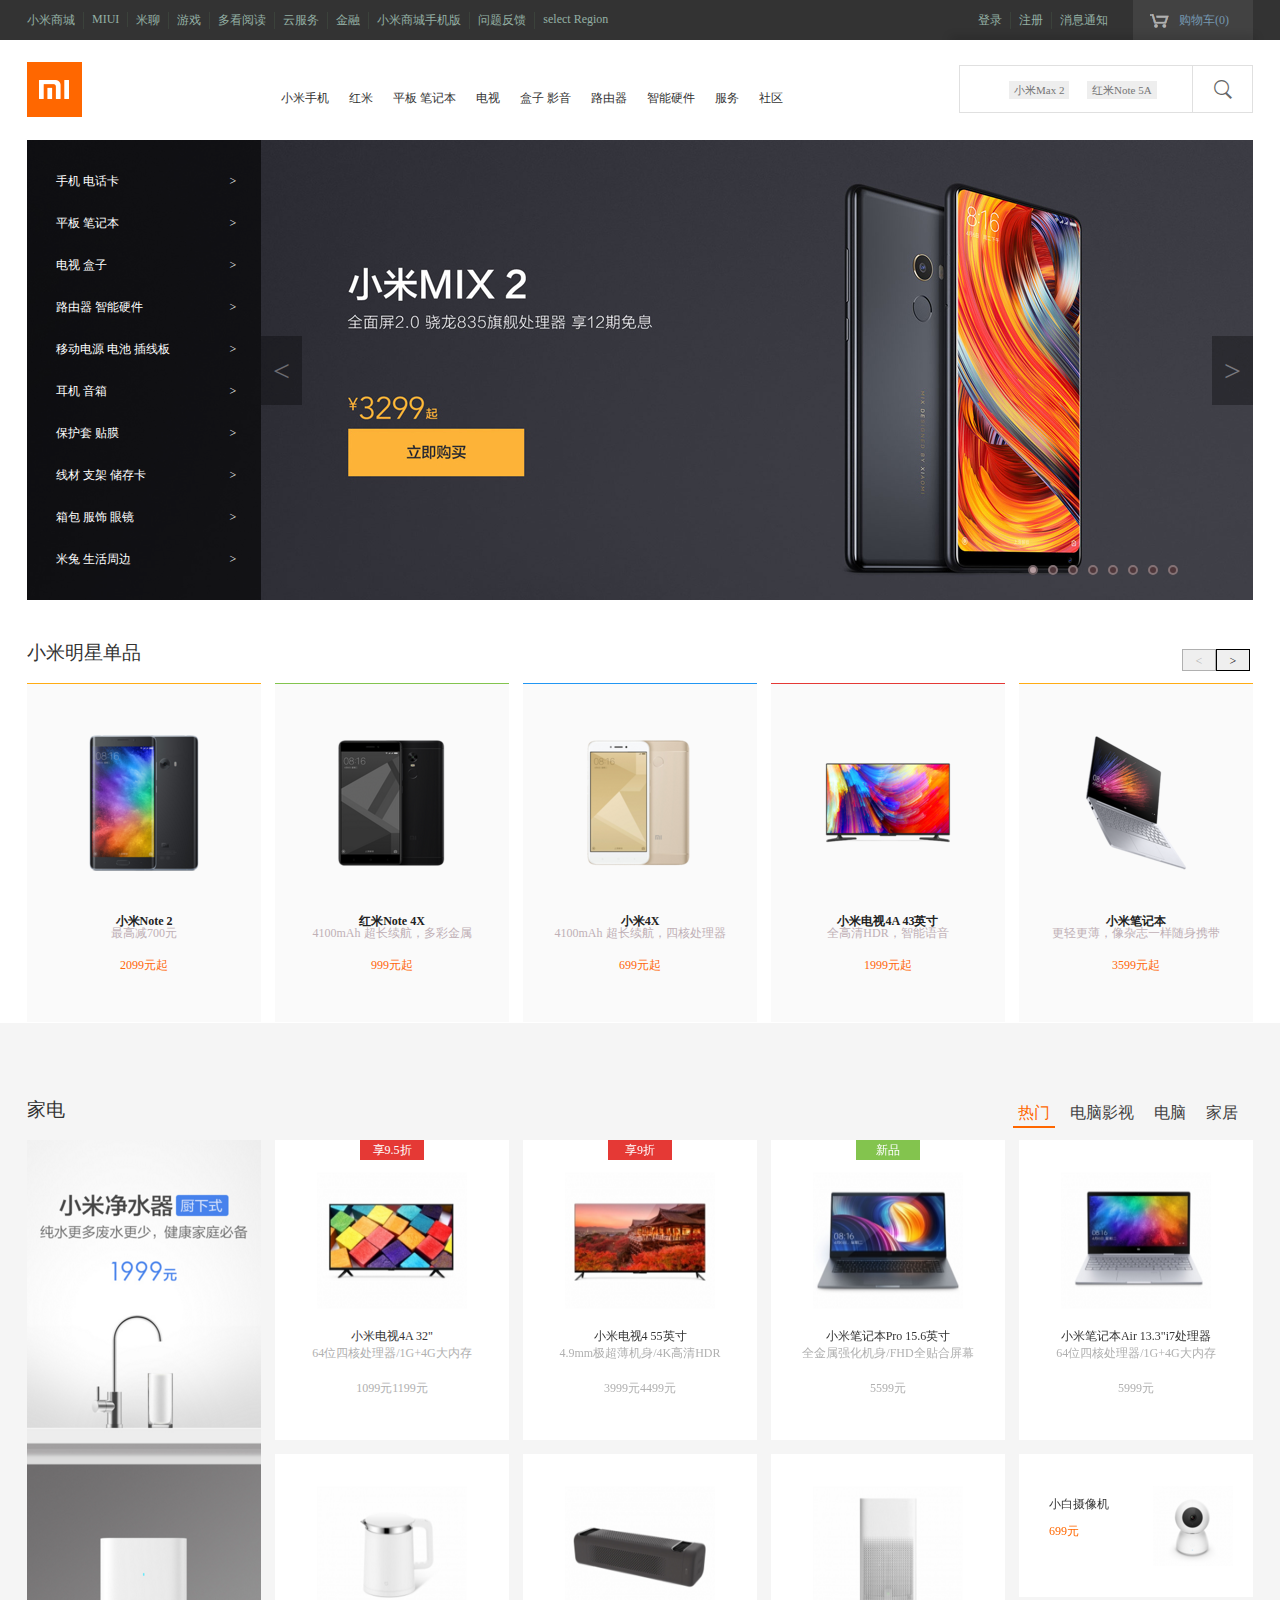
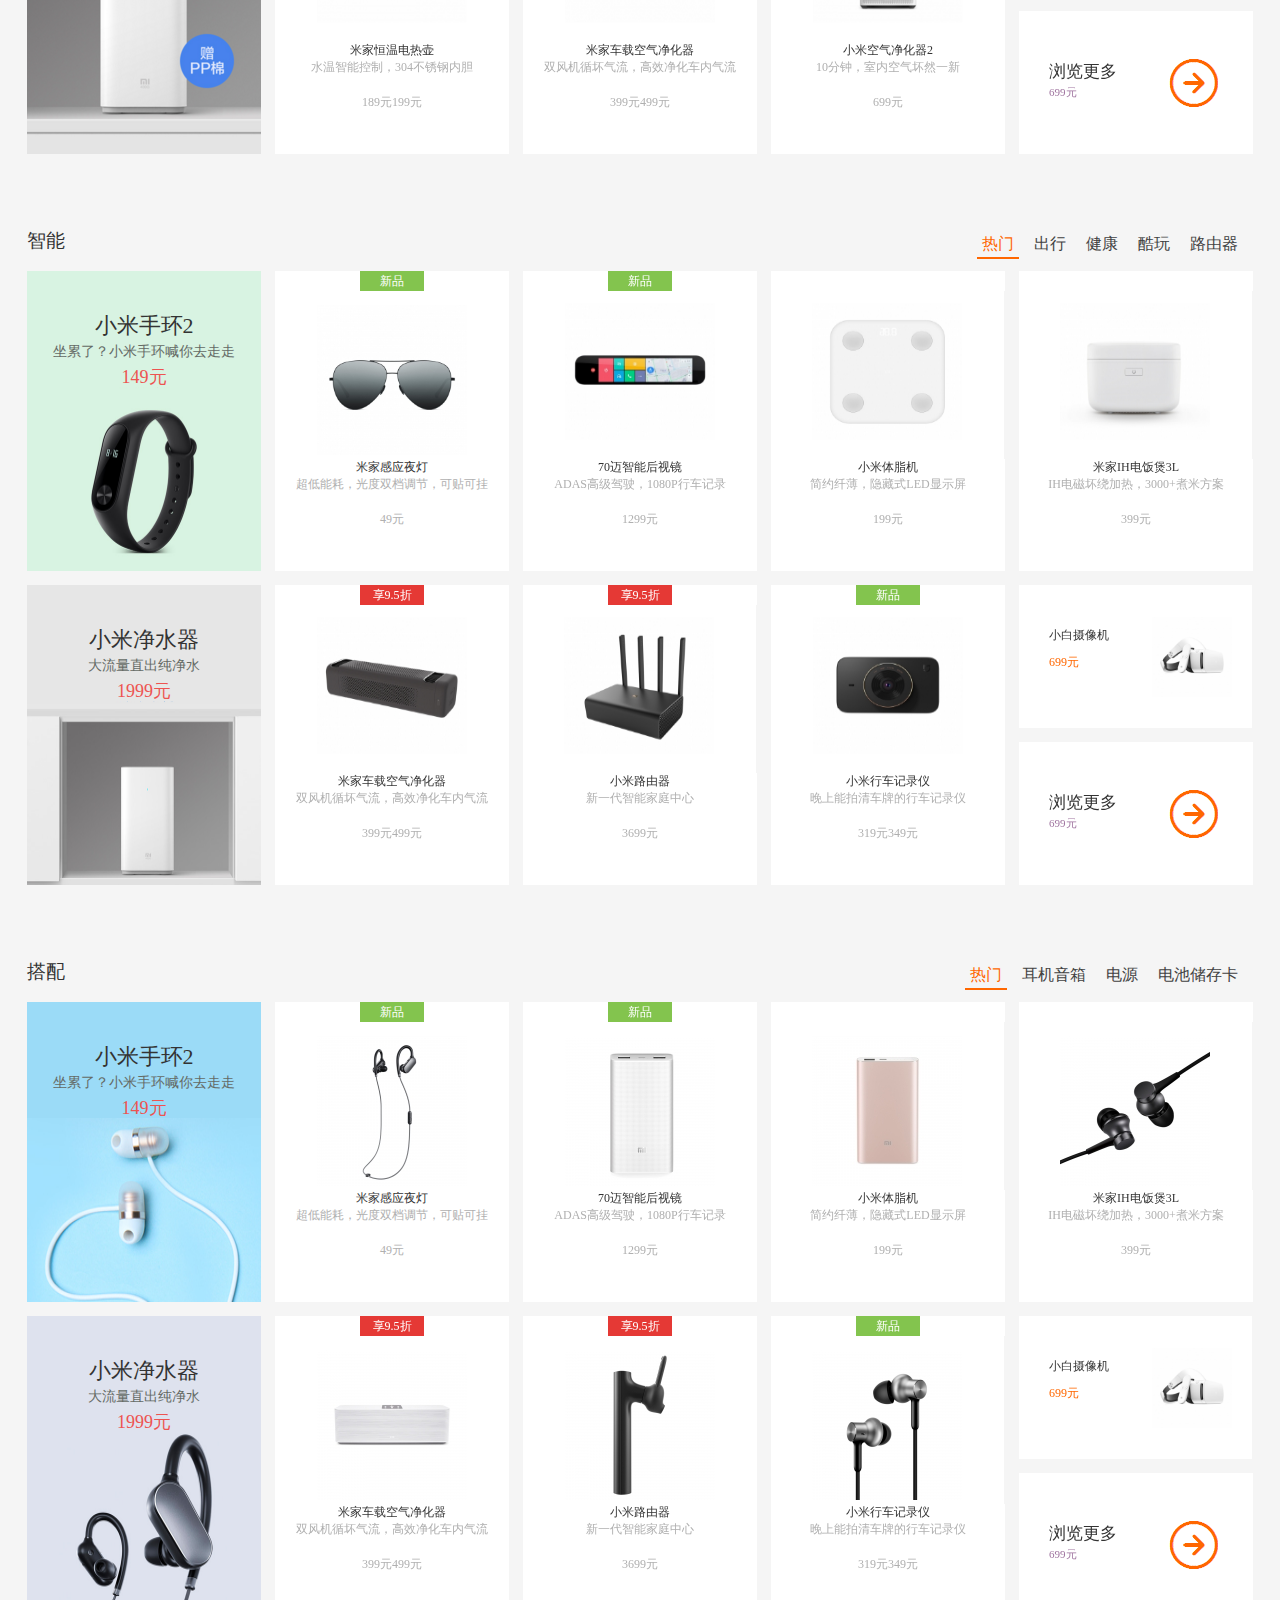
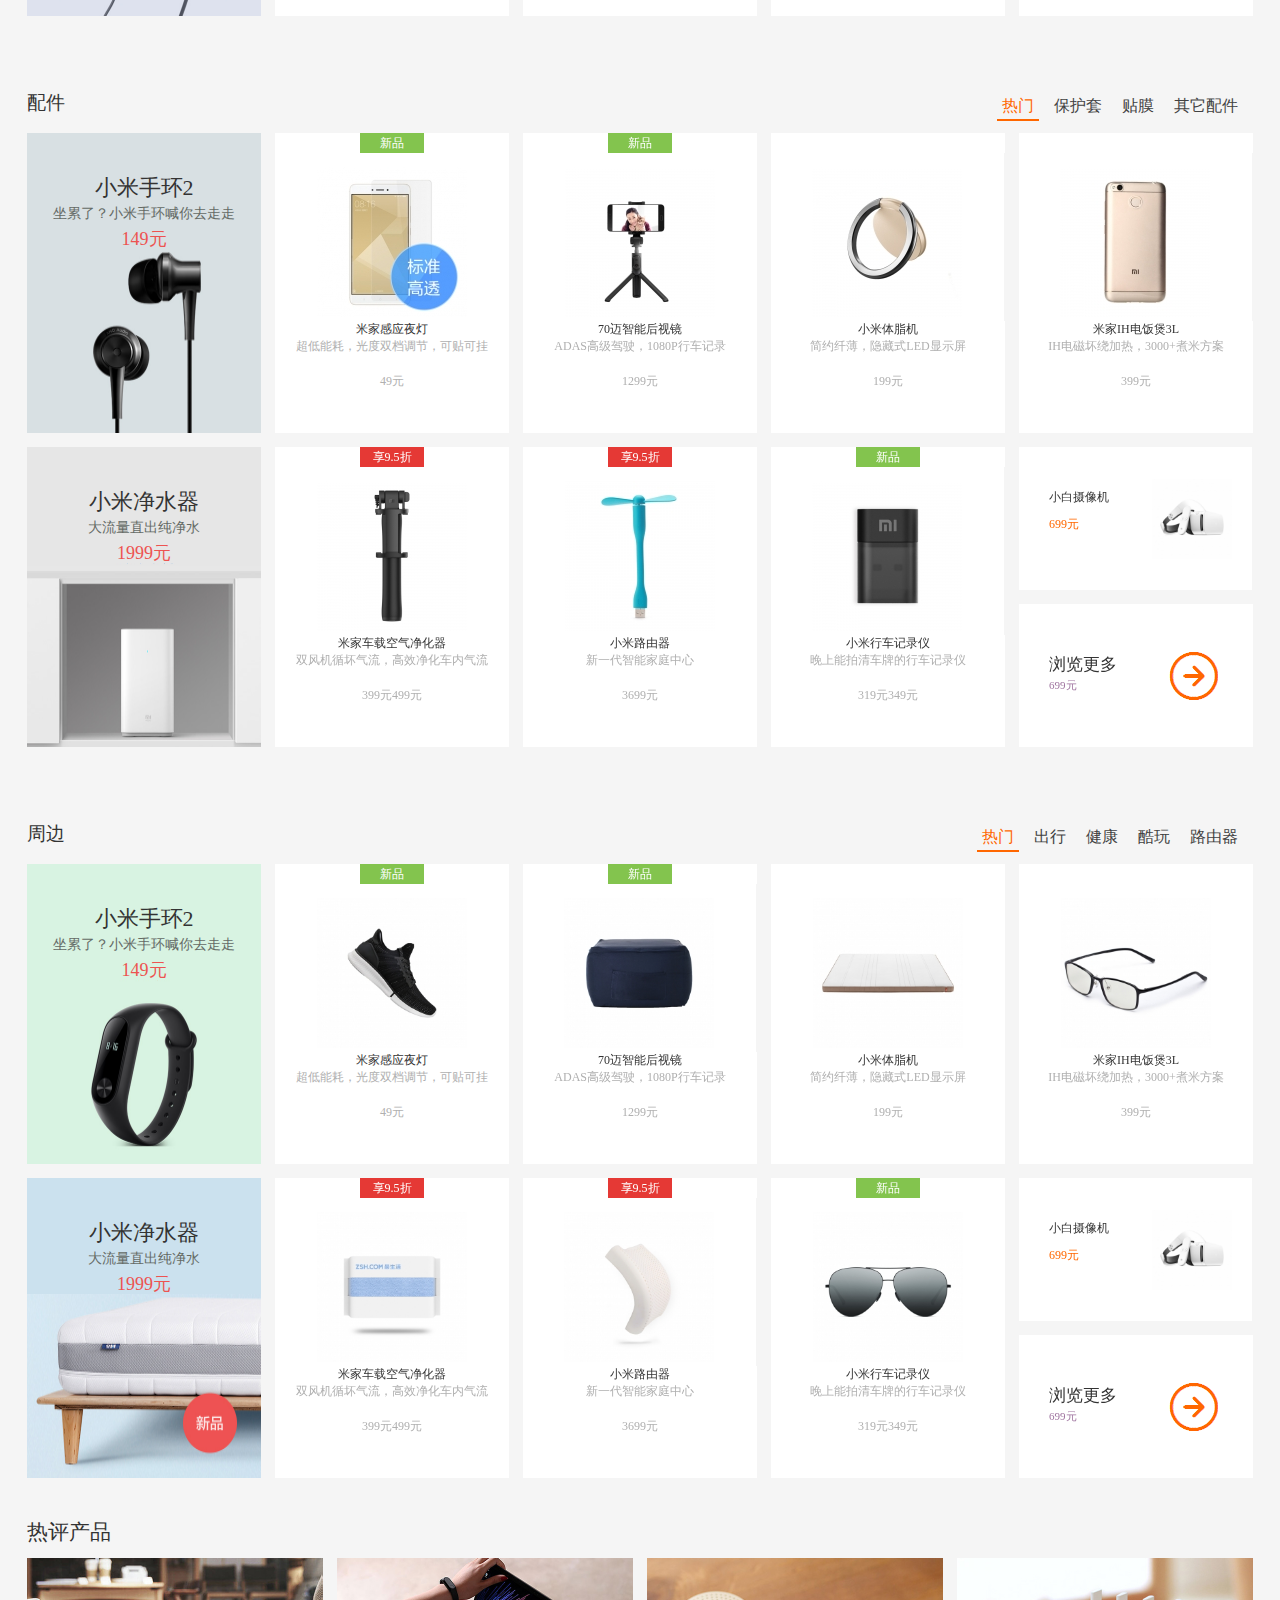
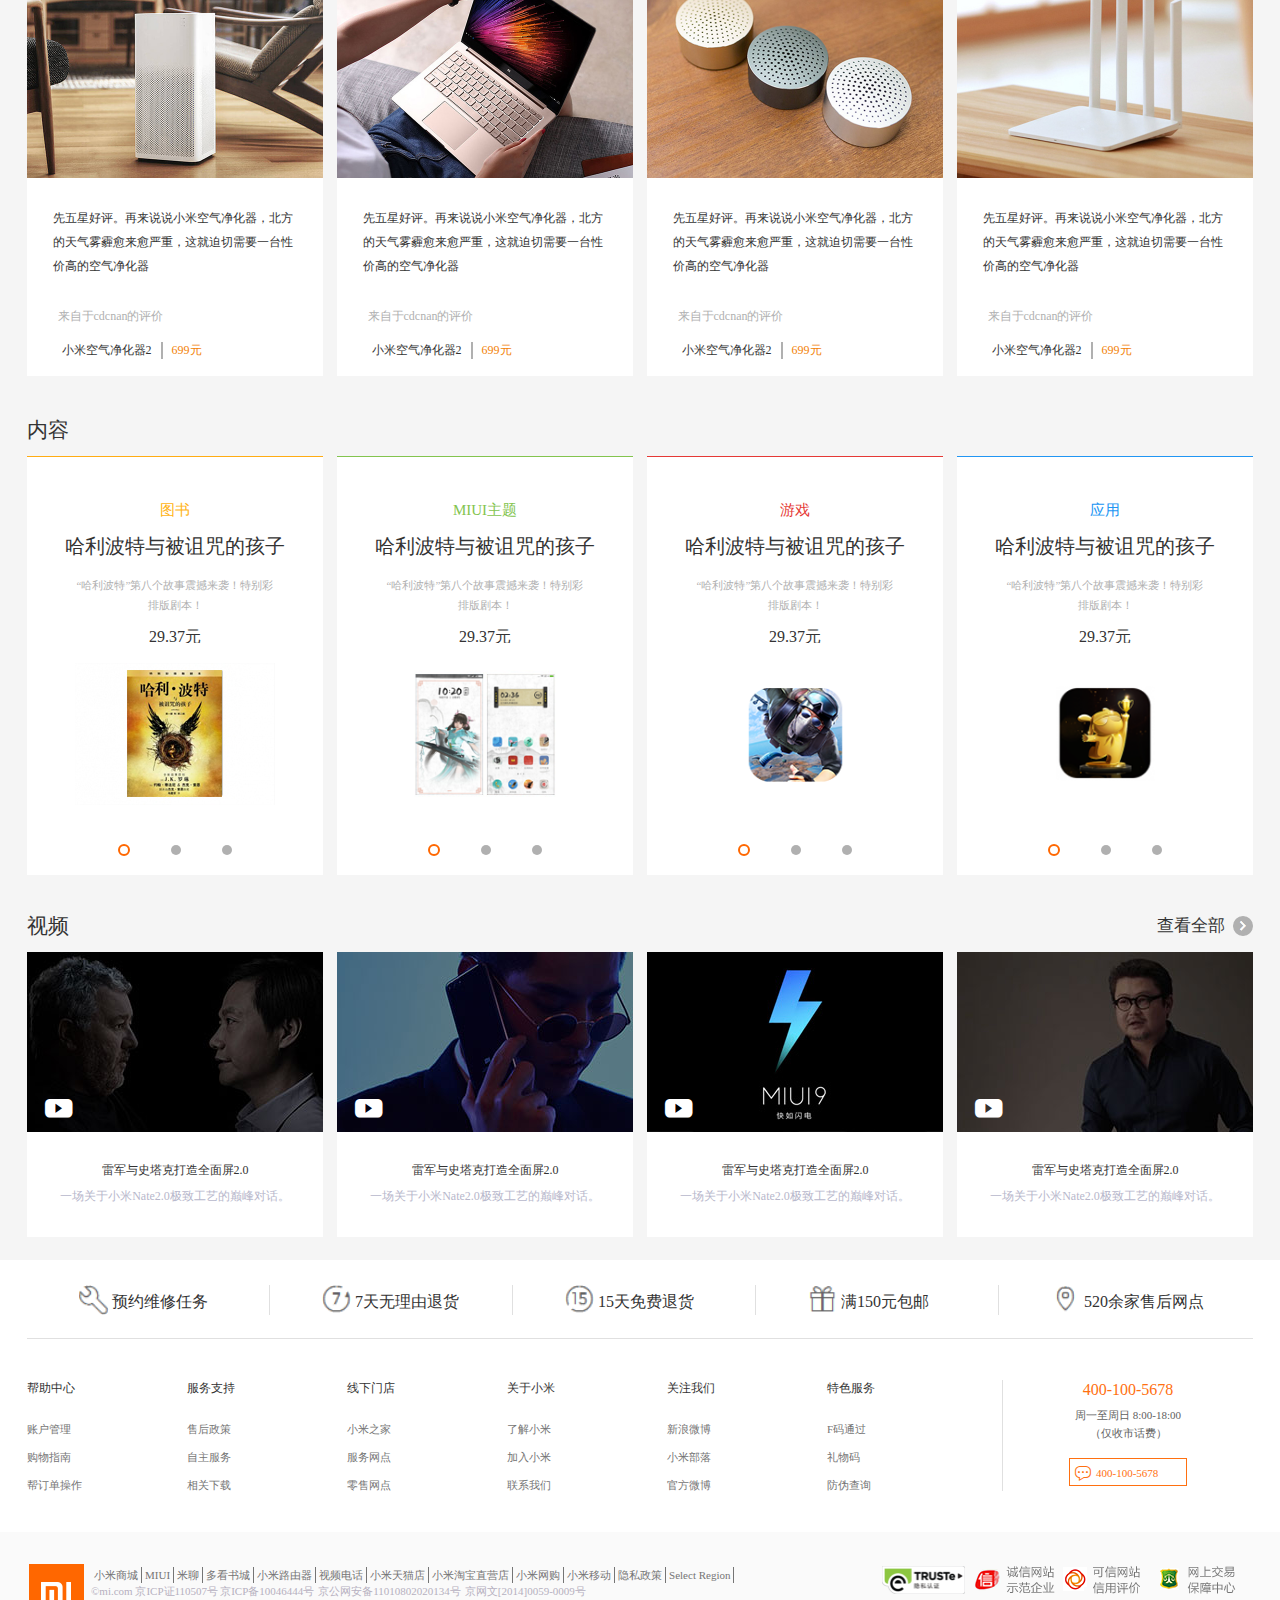
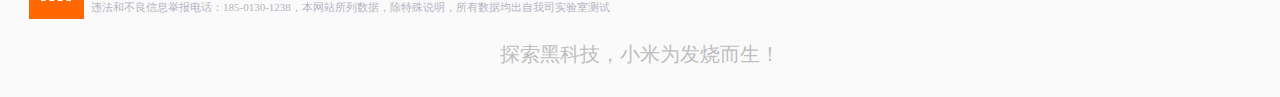
<file: index.html>
<!DOCTYPE html>
<html lang="en">
<head>
	<meta charset="UTF-8">
	<title>盒子</title>
	<link rel="stylesheet" href="css/index.css">
	<link rel="stylesheet" href="iconfont/iconfont.css">
	<script src="js/index.js"></script>
	<script src="js/animate.js"></script>
</head>
<body>
<!-- 头部开始 -->
<div class="header">
	<div class="header-contant">
		<ul class="header-left">
			<li><a href="">小米商城</a></li>
			<li><a href="">MIUI</a></li>
			<li><a href="">米聊</a></li>
			<li><a href="">游戏</a></li>
			<li><a href="">多看阅读</a></li>
			<li><a href="">云服务</a></li>
			<li><a href="">金融</a></li>
			<li><a href="">小米商城手机版</a></li>
			<li><a href="">问题反馈</a></li>
			<li><a href="">select Region</a></li>
		</ul>
		<div class="header-right">
			<a class="header-gou">
				<div class="gouwuche"></div>
				<div class="gouwuzi">购物车(0)</div>
				<div class="gouitem">购物车中还没有商品，赶紧选购吧！</div>
			</a>
			<ul class="header-right1">
				<li><a href="">消息通知</a></li>
				<li><a href="">注册</a></li>
				<li><a href="">登录</a></li>
			</ul>
		</div>		
	</div>
</div>
<!-- 头部结束 -->
<!-- 导航开始 -->
<div class="nav">
<div class="nav-items">
<div class="nav-box">
	<a href="" class="nav-left">
		<img src="img/nav1.png" alt="">
	</a>
	<ul class="nav-center">
		<li><a href="">小米手机</a>
			<div class="nav-item">
				<div class="navXu-son">
							<p>新品</p>
							<div class="navXu-sonimg">
								<img src="img/7.png" alt="">
							</div>
							<p>红米5A</p>
							<p>3299起</p>
				</div>
				<div class="navXu-son">
							<p>新品</p>
							<div class="navXu-sonimg">
								<img src="img/8.png" alt="">
							</div>
							<p>红米5A</p>
							<p>3299起</p>
				</div>
				<div class="navXu-son">
							<p>新品</p>
							<div class="navXu-sonimg">
								<img src="img/9.png" alt="">
							</div>
							<p>红米5A</p>
							<p>3299起</p>
				</div>
				<div class="navXu-son">
							<p>新品</p>
							<div class="navXu-sonimg">
								<img src="img/10.png" alt="">
							</div>
							<p>红米5A</p>
							<p>3299起</p>
				</div>
			</div>
		</li>
		<li><a href="">红米</a>
			<div class="nav-item">
						<div class="navXu-son">
							<p>新品</p>
							<div class="navXu-sonimg">
								<img src="img/11.png" alt="">
							</div>
							<p>红米5A</p>
							<p>3299起</p>
						</div>
						<div class="navXu-son">
							<p>新品</p>
							<div class="navXu-sonimg">
								<img src="img/12.png" alt="">
							</div>
							<p>红米5A</p>
							<p>3299起</p>
						</div>
						<div class="navXu-son">
							<p>新品</p>
							<div class="navXu-sonimg">
								<img src="img/13.png" alt="">
							</div>
							<p>红米5A</p>
							<p>3299起</p>
						</div>
						<div class="navXu-son">
							<p>新品</p>
							<div class="navXu-sonimg">
								<img src="img/14.png" alt="">
							</div>
							<p>红米5A</p>
							<p>3299起</p>
						</div>
			</div>
		</li>	
		<li><a href="">平板 笔记本</a>
			<div class="nav-item">
						<div class="navXu-son">
							<p>新品</p>
							<div class="navXu-sonimg">
								<img src="img/18.png" alt="">
							</div>
							<p>红米5A</p>
							<p>3299起</p>
						</div>
						<div class="navXu-son">
							<p>新品</p>
							<div class="navXu-sonimg">
								<img src="img/19.png" alt="">
							</div>
							<p>红米5A</p>
							<p>3299起</p>
						</div>
						<div class="navXu-son">
							<p>新品</p>
							<div class="navXu-sonimg">
								<img src="img/20.png" alt="">
							</div>
							<p>红米5A</p>
							<p>3299起</p>
						</div>
						<div class="navXu-son">
							<p>新品</p>
							<div class="navXu-sonimg">
								<img src="img/21.png" alt="">
							</div>
							<p>红米5A</p>
							<p>3299起</p>
						</div>
			</div>
		</li>
		<li><a href="">电视</a>
			<div class="nav-item">
						<div class="navXu-son">
							<p>新品</p>
							<div class="navXu-sonimg">
								<img src="img/22.png" alt="">
							</div>
							<p>红米5A</p>
							<p>3299起</p>
						</div>
			</div>
		</li>
		<li><a href="">盒子 影音</a>
			<div class="nav-item">
						<div class="navXu-son">
							<p>新品</p>
							<div class="navXu-sonimg">
								<img src="img/23.png" alt="">
							</div>
							<p>红米5A</p>
							<p>3299起</p>
						</div>
						<div class="navXu-son">
							<p>新品</p>
							<div class="navXu-sonimg">
								<img src="img/24.png" alt="">
							</div>
							<p>红米5A</p>
							<p>3299起</p>
						</div>
						<div class="navXu-son">
							<p>新品</p>
							<div class="navXu-sonimg">
								<img src="img/25.png" alt="">
							</div>
							<p>红米5A</p>
							<p>3299起</p>
						</div>
						<div class="navXu-son">
							<p>新品</p>
							<div class="navXu-sonimg">
								<img src="img/28.png" alt="">
							</div>
							<p>红米5A</p>
							<p>3299起</p>
						</div>
			</div>
		</li>
		<li><a href="">路由器</a>
			<div class="nav-item">
						<div class="navXu-son">
							<p>新品</p>
							<div class="navXu-sonimg">
								<img src="img/29.png" alt="">
							</div>
							<p>红米5A</p>
							<p>3299起</p>
						</div>
						<div class="navXu-son">
							<p>新品</p>
							<div class="navXu-sonimg">
								<img src="img/30.png" alt="">
							</div>
							<p>红米5A</p>
							<p>3299起</p>
						</div>
						<div class="navXu-son">
							<p>新品</p>
							<div class="navXu-sonimg">
								<img src="img/31.png" alt="">
							</div>
							<p>红米5A</p>
							<p>3299起</p>
						</div>
						<div class="navXu-son">
							<p>新品</p>
							<div class="navXu-sonimg">
								<img src="img/32.png" alt="">
							</div>
							<p>红米5A</p>
							<p>3299起</p>
						</div>
			</div>
		</li>
		<li><a href="">智能硬件</a>
			<div class="nav-item">
						<div class="navXu-son">
							<p>新品</p>
							<div class="navXu-sonimg">
								<img src="img/33.png" alt="">
							</div>
							<p>红米5A</p>
							<p>3299起</p>
						</div>
						<div class="navXu-son">
							<p>新品</p>
							<div class="navXu-sonimg">
								<img src="img/34.png" alt="">
							</div>
							<p>红米5A</p>
							<p>3299起</p>
						</div>
						<div class="navXu-son">
							<p>新品</p>
							<div class="navXu-sonimg">
								<img src="img/37.png" alt="">
							</div>
							<p>红米5A</p>
							<p>3299起</p>
						</div>
						<div class="navXu-son">
							<p>新品</p>
							<div class="navXu-sonimg">
								<img src="img/38.png" alt="">
							</div>
							<p>红米5A</p>
							<p>3299起</p>
						</div>
			</div>
		</li>
		<li><a href="">服务</a>
			<div class="nav-item">
						<div class="navXu-son">
							<p>新品</p>
							<div class="navXu-sonimg">
								<img src="img/39.png" alt="">
							</div>
							<p>红米5A</p>
							<p>3299起</p>
						</div>
						<div class="navXu-son">
							<p>新品</p>
							<div class="navXu-sonimg">
								<img src="img/40.png" alt="">
							</div>
							<p>红米5A</p>
							<p>3299起</p>
						</div>
						<div class="navXu-son">
							<p>新品</p>
							<div class="navXu-sonimg">
								<img src="img/41.png" alt="">
							</div>
							<p>红米5A</p>
							<p>3299起</p>
						</div>
			</div>
		</li>
		<li><a href="">社区</a>
			<div class="nav-item">
						<div class="navXu-son">
							<p>新品</p>
							<div class="navXu-sonimg">
								<img src="img/42.png" alt="">
							</div>
							<p>红米5A</p>
							<p>3299起</p>
						</div>
						<div class="navXu-son">
							<p>新品</p>
							<div class="navXu-sonimg">
								<img src="img/43.png" alt="">
							</div>
							<p>红米5A</p>
							<p>3299起</p>
						</div>
			</div>
		</li>
	</ul>
	<div class="nav-right">
	 	<div class="input-box">
			<input type="text" class="nav-right1">
			<div class="nav-right1-left">红米Note 5A</div>
			<div class="nav-right1-right">小米Max 2</div>
		</div>
		<div class="nav-right2">	
			<i class="iconfont icon-sousuo"></i>
		</div>
	</div>
</div>
</div>
</div>
<!-- 导航结束 -->
<!-- banner开始 -->
<div class="banner">
	<ul class="banner-pic">
		<li class="ban">
			<a href="">
				<img src="img/banner1.jpg" alt="">
			</a>
		</li>
		<li>
			<a href="">
				<img src="img/banner2.jpg" alt="">
			</a>
		</li>
		<li>
			<a href="">
				<img src="img/banner3.jpg" alt="">
			</a>
		</li>	
		<li>
			<a href="">
				<img src="img/banner4.jpg" alt="">
			</a>
		</li>	
		<li>
			<a href="">
				<img src="img/banner5.jpg" alt="">
			</a>
		</li>	
		<li>
			<a href="">
				<img src="img/banner6.png" alt="">
			</a>
		</li>	
		<li>
			<a href="">
				<img src="img/banner7.jpg" alt="">
			</a>
		</li>	
		<li>
			<a href="">
				<img src="img/banner.jpg" alt="">
			</a>
		</li>
	</ul>
	<div class="banner-left">&lt;</div>
	<div class="banner-right">&gt;</div>
	<ul class="bth-list">
		<li class="b"></li>
		<li></li>
		<li></li>
		<li></li>
		<li></li>
		<li></li>
		<li></li>
		<li></li>
	</ul>
	<div class="banner-list-box">
		<ul class="banner-list">
			<li>
				<a href="" class="banner-list-wenzi1">手机  电话卡</a>
				<a href="" class="banner-list-wenzi2">&gt;</a>
				<div class="item">
					<div class="itemlises">
						<div class="itemlises-son">
							<a href="" class="item-left">
								<img src="img/tu1.png" alt="">
							</a>
							<a href="" class="item-center">手机</a>
							<a href="" class="item-right">订购</a>
						</div>
						<div class="itemlises-son">
							<a href="" class="item-left">
								<img src="img/tu2.png" alt="">
							</a>
							<a href="" class="item-center">手机</a>
							<a href="" class="item-right">订购</a>
						</div>
						<div class="itemlises-son">
							<a href="" class="item-left">
								<img src="img/tu3.png" alt="">
							</a>
							<a href="" class="item-center">手机</a>
							<a href="" class="item-right">订购</a>
						</div>
						<div class="itemlises-son">
							<a href="" class="item-left">
								<img src="img/tu4.png" alt="">
							</a>
							<a href="" class="item-center">手机</a>
							<a href="" class="item-right">订购</a>
						</div>
						<div class="itemlises-son">
							<a href="" class="item-left">
								<img src="img/tu5.png" alt="">
							</a>
							<a href="" class="item-center">手机</a>
							<a href="" class="item-right">订购</a>
						</div>
						<div class="itemlises-son">
							<a href="" class="item-left">
								<img src="img/tu6.png" alt="">
							</a>
							<a href="" class="item-center">手机</a>
							<a href="" class="item-right">订购</a>
						</div>
					</div>
				</div>
			</li>
			<li>
				<a href="" class="banner-list-wenzi1">平板  笔记本</a>
				<a href="" class="banner-list-wenzi2">&gt;</a>
				<div class="item">					
					<div class="itemlises">
						<div class="itemlises-son">
							<a href="" class="item-left">
								<img src="img/tu7.png" alt="">
							</a>
							<a href="" class="item-center">手机</a>
							<a href="" class="item-right">订购</a>
						</div>
					</div>
				</div>
			</li>
			<li>
				<a href="" class="banner-list-wenzi1">电视  盒子</a>
				<a href="" class="banner-list-wenzi2">&gt;</a>
				<div class="item">
					<div class="itemlises">
						<div class="itemlises-son">
							<a href="" class="item-left">
								<img src="img/tu8.png" alt="">
							</a>
							<a href="" class="item-center">手机</a>
							<a href="" class="item-right">订购</a>
						</div>
						<div class="itemlises-son">
							<a href="" class="item-left">
								<img src="img/tu9.png" alt="">
							</a>
							<a href="" class="item-center">手机</a>
							<a href="" class="item-right">订购</a>
						</div>
						<div class="itemlises-son">
							<a href="" class="item-left">
								<img src="img/tu10.png" alt="">
							</a>
							<a href="" class="item-center">手机</a>
							<a href="" class="item-right">订购</a>
						</div>
						<div class="itemlises-son">
							<a href="" class="item-left">
								<img src="img/tu11.png" alt="">
							</a>
							<a href="" class="item-center">手机</a>
							<a href="" class="item-right">订购</a>
						</div>
						<div class="itemlises-son">
							<a href="" class="item-left">
								<img src="img/tu12.png" alt="">
							</a>
							<a href="" class="item-center">手机</a>
							<a href="" class="item-right">订购</a>
						</div>
						<div class="itemlises-son">
							<a href="" class="item-left">
								<img src="img/tu13.png" alt="">
							</a>
							<a href="" class="item-center">手机</a>
							<a href="" class="item-right">订购</a>
						</div>
						<div class="itemlises-son">
							<a href="" class="item-left">
								<img src="img/tu14.png" alt="">
							</a>
							<a href="" class="item-center">手机</a>
							<a href="" class="item-right">订购</a>
						</div>
						<div class="itemlises-son">
							<a href="" class="item-left">
								<img src="img/tu15.png" alt="">
							</a>
							<a href="" class="item-center">手机</a>
							<a href="" class="item-right">订购</a>
						</div>
						<div class="itemlises-son">
							<a href="" class="item-left">
								<img src="img/tu16.png" alt="">
							</a>
							<a href="" class="item-center">手机</a>
							<a href="" class="item-right">订购</a>
						</div>
						<div class="itemlises-son">
							<a href="" class="item-left">
								<img src="img/tu1.png" alt="">
							</a>
							<a href="" class="item-center">手机</a>
							<a href="" class="item-right">订购</a>
						</div>
					</div>
				</div>
			</li>
			<li>
				<a href="" class="banner-list-wenzi1">路由器  智能硬件</a>
				<a href="" class="banner-list-wenzi2">&gt;</a>
				<div class="item">
					<div class="itemlises">
						<div class="itemlises-son">
							<a href="" class="item-left">
								<img src="img/tu15.png" alt="">
							</a>
							<a href="" class="item-center">手机</a>
							<a href="" class="item-right">订购</a>
						</div>
						<div class="itemlises-son">
							<a href="" class="item-left">
								<img src="img/tu14.png" alt="">
							</a>
							<a href="" class="item-center">手机</a>
							<a href="" class="item-right">订购</a>
						</div>
					</div>
				</div>
			</li>
			<li>
				<a href="" class="banner-list-wenzi1">移动电源  电池  插线板</a>
				<a href="" class="banner-list-wenzi2">&gt;</a>
				<div class="item">
					<div class="itemlises">
						<div class="itemlises-son">
							<a href="" class="item-left">
								<img src="img/tu13.png" alt="">
							</a>
							<a href="" class="item-center">手机</a>
							<a href="" class="item-right">订购</a>
						</div>
						<div class="itemlises-son">
							<a href="" class="item-left">
								<img src="img/tu12.png" alt="">
							</a>
							<a href="" class="item-center">手机</a>
							<a href="" class="item-right">订购</a>
						</div>
						<div class="itemlises-son">
							<a href="" class="item-left">
								<img src="img/tu11.png" alt="">
							</a>
							<a href="" class="item-center">手机</a>
							<a href="" class="item-right">订购</a>
						</div>
						<div class="itemlises-son">
							<a href="" class="item-left">
								<img src="img/tu10.png" alt="">
							</a>
							<a href="" class="item-center">手机</a>
							<a href="" class="item-right">订购</a>
						</div>
						<div class="itemlises-son">
							<a href="" class="item-left">
								<img src="img/tu9.png" alt="">
							</a>
							<a href="" class="item-center">手机</a>
							<a href="" class="item-right">订购</a>
						</div>
						<div class="itemlises-son">
							<a href="" class="item-left">
								<img src="img/tu8.png" alt="">
							</a>
							<a href="" class="item-center">手机</a>
							<a href="" class="item-right">订购</a>
						</div>
						<div class="itemlises-son">
							<a href="" class="item-left">
								<img src="img/tu7.png" alt="">
							</a>
							<a href="" class="item-center">手机</a>
							<a href="" class="item-right">订购</a>
						</div>
						<div class="itemlises-son">
							<a href="" class="item-left">
								<img src="img/tu6.png" alt="">
							</a>
							<a href="" class="item-center">手机</a>
							<a href="" class="item-right">订购</a>
						</div>
						<div class="itemlises-son">
							<a href="" class="item-left">
								<img src="img/tu5.png" alt="">
							</a>
							<a href="" class="item-center">手机</a>
							<a href="" class="item-right">订购</a>
						</div>
						<div class="itemlises-son">
							<a href="" class="item-left">
								<img src="img/tu4.png" alt="">
							</a>
							<a href="" class="item-center">手机</a>
							<a href="" class="item-right">订购</a>
						</div>
					</div>
				</div>
			</li>
			<li>
				<a href="" class="banner-list-wenzi1">耳机  音箱</a>
				<a href="" class="banner-list-wenzi2">&gt;</a>
				<div class="item">
					<div class="itemlises">
						<div class="itemlises-son">
							<a href="" class="item-left">
								<img src="img/tu3.png" alt="">
							</a>
							<a href="" class="item-center">手机</a>
							<a href="" class="item-right">订购</a>
						</div>
						<div class="itemlises-son">
							<a href="" class="item-left">
								<img src="img/tu2.png" alt="">
							</a>
							<a href="" class="item-center">手机</a>
							<a href="" class="item-right">订购</a>
						</div>
						<div class="itemlises-son">
							<a href="" class="item-left">
								<img src="img/tu1.png" alt="">
							</a>
							<a href="" class="item-center">手机</a>
							<a href="" class="item-right">订购</a>
						</div>
					</div>
				</div>
			</li>
			<li>
				<a href="" class="banner-list-wenzi1">保护套  贴膜</a>
				<a href="" class="banner-list-wenzi2">&gt;</a>
				<div class="item">
					<div class="itemlises">
						<div class="itemlises-son">
							<a href="" class="item-left">
								<img src="img/tu1.png" alt="">
							</a>
							<a href="" class="item-center">手机</a>
							<a href="" class="item-right">订购</a>
						</div>
						<div class="itemlises-son">
							<a href="" class="item-left">
								<img src="img/tu15.png" alt="">
							</a>
							<a href="" class="item-center">手机</a>
							<a href="" class="item-right">订购</a>
						</div>
						<div class="itemlises-son">
							<a href="" class="item-left">
								<img src="img/tu2.png" alt="">
							</a>
							<a href="" class="item-center">手机</a>
							<a href="" class="item-right">订购</a>
						</div>
						<div class="itemlises-son">
							<a href="" class="item-left">
								<img src="img/tu14.png" alt="">
							</a>
							<a href="" class="item-center">手机</a>
							<a href="" class="item-right">订购</a>
						</div>
						<div class="itemlises-son">
							<a href="" class="item-left">
								<img src="img/tu3.png" alt="">
							</a>
							<a href="" class="item-center">手机</a>
							<a href="" class="item-right">订购</a>
						</div>
						<div class="itemlises-son">
							<a href="" class="item-left">
								<img src="img/tu13.png" alt="">
							</a>
							<a href="" class="item-center">手机</a>
							<a href="" class="item-right">订购</a>
						</div>
						<div class="itemlises-son">
							<a href="" class="item-left">
								<img src="img/tu4.png" alt="">
							</a>
							<a href="" class="item-center">手机</a>
							<a href="" class="item-right">订购</a>
						</div>
						<div class="itemlises-son">
							<a href="" class="item-left">
								<img src="img/tu12.png" alt="">
							</a>
							<a href="" class="item-center">手机</a>
							<a href="" class="item-right">订购</a>
						</div>
						<div class="itemlises-son">
							<a href="" class="item-left">
								<img src="img/tu5.png" alt="">
							</a>
							<a href="" class="item-center">手机</a>
							<a href="" class="item-right">订购</a>
						</div>
						<div class="itemlises-son">
							<a href="" class="item-left">
								<img src="img/tu11.png" alt="">
							</a>
							<a href="" class="item-center">手机</a>
							<a href="" class="item-right">订购</a>
						</div>
					</div>
				</div>
			</li>
			<li>
				<a href="" class="banner-list-wenzi1">线材  支架  储存卡</a>
				<a href="" class="banner-list-wenzi2">&gt;</a>
				<div class="item">
					<div class="itemlises">
						<div class="itemlises-son">
							<a href="" class="item-left">
								<img src="img/tu6.png" alt="">
							</a>
							<a href="" class="item-center">手机</a>
							<a href="" class="item-right">订购</a>
						</div>
					</div>
				</div>
			</li>
			<li>
				<a href="" class="banner-list-wenzi1">箱包  服饰  眼镜</a>
				<a href="" class="banner-list-wenzi2">&gt;</a>
				<div class="item">
					<div class="itemlises">
						<div class="itemlises-son">
							<a href="" class="item-left">
								<img src="img/tu10.png" alt="">
							</a>
							<a href="" class="item-center">手机</a>
							<a href="" class="item-right">订购</a>
						</div>
						<div class="itemlises-son">
							<a href="" class="item-left">
								<img src="img/tu7.png" alt="">
							</a>
							<a href="" class="item-center">手机</a>
							<a href="" class="item-right">订购</a>
						</div>
						<div class="itemlises-son">
							<a href="" class="item-left">
								<img src="img/tu10.png" alt="">
							</a>
							<a href="" class="item-center">手机</a>
							<a href="" class="item-right">订购</a>
						</div>
						<div class="itemlises-son">
							<a href="" class="item-left">
								<img src="img/tu8.png" alt="">
							</a>
							<a href="" class="item-center">手机</a>
							<a href="" class="item-right">订购</a>
						</div>
						<div class="itemlises-son">
							<a href="" class="item-left">
								<img src="img/tu9.png" alt="">
							</a>
							<a href="" class="item-center">手机</a>
							<a href="" class="item-right">订购</a>
						</div>
						<div class="itemlises-son">
							<a href="" class="item-left">
								<img src="img/tu9.png" alt="">
							</a>
							<a href="" class="item-center">手机</a>
							<a href="" class="item-right">订购</a>
						</div>
						<div class="itemlises-son">
							<a href="" class="item-left">
								<img src="img/tu8.png" alt="">
							</a>
							<a href="" class="item-center">手机</a>
							<a href="" class="item-right">订购</a>
						</div>
						<div class="itemlises-son">
							<a href="" class="item-left">
								<img src="img/tu10.png" alt="">
							</a>
							<a href="" class="item-center">手机</a>
							<a href="" class="item-right">订购</a>
						</div>
						<div class="itemlises-son">
							<a href="" class="item-left">
								<img src="img/tu7.png" alt="">
							</a>
							<a href="" class="item-center">手机</a>
							<a href="" class="item-right">订购</a>
						</div>
						<div class="itemlises-son">
							<a href="" class="item-left">
								<img src="img/tu10.png" alt="">
							</a>
							<a href="" class="item-center">手机</a>
							<a href="" class="item-right">订购</a>
						</div>
					</div>
				</div>
			</li>
			<li>
				<a href="" class="banner-list-wenzi1">米兔  生活周边</a>
				<a href="" class="banner-list-wenzi2">&gt;</a>
				<div class="item">
					<div class="itemlises">
						<div class="itemlises-son">
							<a href="" class="item-left">
								<img src="img/tu11.png" alt="">
							</a>
							<a href="" class="item-center">手机</a>
							<a href="" class="item-right">订购</a>
						</div>
						<div class="itemlises-son">
							<a href="" class="item-left">
								<img src="img/tu7.png" alt="">
							</a>
							<a href="" class="item-center">手机</a>
							<a href="" class="item-right">订购</a>
						</div>
						<div class="itemlises-son">
							<a href="" class="item-left">
								<img src="img/tu13.png" alt="">
							</a>
							<a href="" class="item-center">手机</a>
							<a href="" class="item-right">订购</a>
						</div>
					</div>
				</div>
			</li>
		</ul>
	</div>
</div>
<!-- banner结束 -->
<!--渐变开始 -->
<!-- <div class="jianbian-box">
	<div class="jianbian-box1">
		<a href="" class="jianbian-list">
			<div class="jianbian-list-son">选购手机</div>
		</a>
		<a href="" class="jianbian-list">
			<div class="jianbian-list-son">企业团购</div>
		</a>
		<a href="" class="jianbian-list">
			<div class="jianbian-list-son">F码通道</div>
		</a>
		<a href="" class="jianbian-list">
			<div class="jianbian-list-son">米粉卡</div>
		</a>
		<a href="" class="jianbian-list">
			<div class="jianbian-list-son">以旧换新</div>
		</a>
		<a href="" class="jianbian-list">
			<div class="jianbian-list-son">话费充值</div>
		</a>
	</div>
	<a href="" class="jianbian-box2">
		<img src="img/jian1.png" alt="">
	</a>
	<a href="" class="jianbian-box2">
		<img src="img/jian2.png" alt="">
	</a>
	<a href="" class="jianbian-box2">
		<img src="img/jian3.png" alt="">
	</a>
</div> -->
<!-- 渐变结束 -->
<!-- 标题 -->
<div class="mi">
<div class="biaoti">
	<div class="biaoti-left">小米明星单品</div>
	<div class="biaoti-right">
		<button class="right1 r1">&lt;</button>
		<button class="right1">&gt;</button>
	</div>
</div>
<!-- 小米商品 -->
<div class="xiaomibox">
	<div class="xiaomi">
		<div class="xiaomi-box">
			<a href="" class="box-top">
				<img src="img/1.png" alt="">
			</a>
			<div class="weizi">
				<a href="" class="weizi1">小米Note 2</a>
				<div class="weizi2">最高减700元</div>
				<div class="weizi3">2099元起</div>
			</div>
		</div>
		<div class="xiaomi-box">	
			<a href="" class="box-top">
				<img src="img/2.png" alt="">
			</a>
			<div class="weizi">
				<a href="" class="weizi1">红米Note 4X</a>
				<div class="weizi2">4100mAh 超长续航，多彩金属</div>
				<div class="weizi3">999元起</div>
			</div>
		</div>
		<div class="xiaomi-box">	
			<a href="" class="box-top">
				<img src="img/3.png" alt="">
			</a>
			<div class="weizi">
				<a href="" class="weizi1">小米4X</a>
				<div class="weizi2">4100mAh 超长续航，四核处理器</div>
				<div class="weizi3">699元起</div>
			</div>
		</div>
		<div class="xiaomi-box">	
			<a href="" class="box-top">
				<img src="img/4.png" alt="">
			</a>
			<div class="weizi">
				<a href="" class="weizi1">小米电视4A 43英寸</a>
				<div class="weizi2">全高清HDR，智能语音</div>
				<div class="weizi3">1999元起</div>
			</div>
		</div>
		<div class="xiaomi-box">	
			<a href="" class="box-top">
				<img src="img/5.png" alt="">
			</a>
			<div class="weizi">
				<a href="" class="weizi1">小米笔记本</a>
				<div class="weizi2">更轻更薄，像杂志一样随身携带</div>
				<div class="weizi3">3599元起</div>
			</div>
		</div>
		<div class="xiaomi-box">
			<a href="" class="box-top">
				<img src="img/3.png" alt="">
			</a>
			<div class="weizi">
				<a href="" class="weizi1">小米Note 2</a>
				<div class="weizi2">最高减700元</div>
				<div class="weizi3">2099元起</div>
			</div>
		</div>
		<div class="xiaomi-box">	
			<a href="" class="box-top">
				<img src="img/4.png" alt="">
			</a>
			<div class="weizi">
				<a href="" class="weizi1">红米Note 4X</a>
				<div class="weizi2">4100mAh 超长续航，多彩金属</div>
				<div class="weizi3">999元起</div>
			</div>
		</div>
		<div class="xiaomi-box">	
			<a href="" class="box-top">
				<img src="img/1.png" alt="">
			</a>
			<div class="weizi">
				<a href="" class="weizi1">小米4X</a>
				<div class="weizi2">4100mAh 超长续航，四核处理器</div>
				<div class="weizi3">699元起</div>
			</div>
		</div>
		<div class="xiaomi-box">	
			<a href="" class="box-top">
				<img src="img/3.png" alt="">
			</a>
			<div class="weizi">
				<a href="" class="weizi1">小米电视4A 43英寸</a>
				<div class="weizi2">全高清HDR，智能语音</div>
				<div class="weizi3">1999元起</div>
			</div>
		</div>
		<div class="xiaomi-box">	
			<a href="" class="box-top">
				<img src="img/5.png" alt="">
			</a>
			<div class="weizi">
				<a href="" class="weizi1">小米笔记本</a>
				<div class="weizi2">更轻更薄，像杂志一样随身携带</div>
				<div class="weizi3">3599元起</div>
			</div>
		</div>
	</div>
</div>
</div>
<!-- 家电 -->
<div class="jisdian">	
<!-- 标题栏 -->
	<div class="biaotilan">
		<div class="jd-left">家电</div>
		<div class="jd-right">
			<a href="" class="jd-right1 jdright1">热门</a>
			<a href="" class="jd-right1">电脑影视</a>
			<a href="" class="jd-right1">电脑</a>
			<a href="" class="jd-right1">家居</a>
		</div>
	</div>	
<!-- 商品栏 -->
	<div class="shangpinlan">
		<a href="" class="jiadian-left">
			<img src="img/6.png" alt="">
		</a>
		<div class="jiadian-right jia" style="display: block;">
			<div class="jiadian-shp1">
				<div class="jiadian-hong">享9.5折</div>
				<a href="" class="jiadian-tu">
					<img src="img/7.png" alt="">
				</a>
				<div class="jiadian-wenzi">
					<a href="" class="jiadian-wenzi1">小米电视4A 32"</a>
					<div class="jiadian-wenzi2">64位四核处理器/1G+4G大内存</div>
					<div class="jiadian-wenzi3"><span>1099元</span>1199元</div>
				</div>
				<a href="" class="jiadian-yinc">
					<div class="jiadian-yinc-wenzi1">小米超级薄，高颜值，该性价比......</div>
					<div class="jiadian-yinc-wenzi2">来自于13549566598的评论</div>
				</a>
			</div>
			<div class="jiadian-shp1">
				<div class="jiadian-hong">享9折</div>
				<a href="" class="jiadian-tu">
					<img src="img/8.png" alt="">
				</a>
				<div class="jiadian-wenzi">
					<a href="" class="jiadian-wenzi1">小米电视4 55英寸</a>
					<div class="jiadian-wenzi2">4.9mm极超薄机身/4K高清HDR</div>
					<div class="jiadian-wenzi3"><span>3999元</span>4499元</div>
				</div>
				<a href="" class="jiadian-yinc">
					<div class="jiadian-yinc-wenzi1">小米超级薄，高颜值，该性价比......</div>
					<div class="jiadian-yinc-wenzi2">来自于13549566598的评论</div>
				</a>
			</div>
			<div class="jiadian-shp1">
				<div class="jiadian-hong" style="background: #83c44e;">新品</div>
				<a href="" class="jiadian-tu">
					<img src="img/9.png" alt="">
				</a>
				<div class="jiadian-wenzi">
					<a href="" class="jiadian-wenzi1">小米笔记本Pro 15.6英寸</a>
					<div class="jiadian-wenzi2">全金属强化机身/FHD全贴合屏幕</div>
					<div class="jiadian-wenzi3"><span>5599元</span></div>
				</div>
				<a href="" class="jiadian-yinc">
					<div class="jiadian-yinc-wenzi1">小米超级薄，高颜值，该性价比......</div>
					<div class="jiadian-yinc-wenzi2">来自于13549566598的评论</div>
				</a>
			</div>
			<div class="jiadian-shp1 shp">
				<div class="jiadian-hong" style="background: 
				#fff;">享9.5折</div>
				<a href="" class="jiadian-tu">
					<img src="img/10.png" alt="">
				</a>
				<div class="jiadian-wenzi">
					<a href="" class="jiadian-wenzi1">小米笔记本Air 13.3"i7处理器</a>
					<div class="jiadian-wenzi2">64位四核处理器/1G+4G大内存</div>
					<div class="jiadian-wenzi3"><span>5999元</span></div>
				</div>
				<a href="" class="jiadian-yinc">
					<div class="jiadian-yinc-wenzi1">小米超级薄，高颜值，该性价比......</div>
					<div class="jiadian-yinc-wenzi2">来自于13549566598的评论</div>
				</a>
			</div>
			<div class="jiadian-shp1">
				<div class="jiadian-hong" style="background: 
				#fff;">享9.5折</div>
				<a href="" class="jiadian-tu">
					<img src="img/11.png" alt="">
				</a>
				<div class="jiadian-wenzi">
					<a href="" class="jiadian-wenzi1">米家恒温电热壶</a>
					<div class="jiadian-wenzi2">水温智能控制，304不锈钢内胆</div>
					<div class="jiadian-wenzi3"><span>189元</span>199元</div>
				</div>
				<a href="" class="jiadian-yinc">
					<div class="jiadian-yinc-wenzi1">小米超级薄，高颜值，该性价比......</div>
					<div class="jiadian-yinc-wenzi2">来自于13549566598的评论</div>
				</a>
			</div>
			<div class="jiadian-shp1">
				<div class="jiadian-hong" style="background: 
				#fff;">享9.5折</div>
				<a href="" class="jiadian-tu">
					<img src="img/12.png" alt="">
				</a>
				<div class="jiadian-wenzi">
					<a href="" class="jiadian-wenzi1">米家车载空气净化器</a>
					<div class="jiadian-wenzi2">双风机循坏气流，高效净化车内气流</div>
					<div class="jiadian-wenzi3"><span>399元</span>499元</div>
				</div>
				<a href="" class="jiadian-yinc">
					<div class="jiadian-yinc-wenzi1">小米超级薄，高颜值，该性价比......</div>
					<div class="jiadian-yinc-wenzi2">来自于13549566598的评论</div>
				</a>
			</div>
			<div class="jiadian-shp1">
				<div class="jiadian-hong" style="background: 
				#fff;">享9.5折</div>
				<a href="" class="jiadian-tu">
					<img src="img/13.png" alt="">
				</a>
				<div class="jiadian-wenzi">
					<a href="" class="jiadian-wenzi1">小米空气净化器2</a>
					<div class="jiadian-wenzi2">10分钟，室内空气坏然一新</div>
					<div class="jiadian-wenzi3"><span>699元</span></div>
				</div>
				<a href="" class="jiadian-yinc">
					<div class="jiadian-yinc-wenzi1">小米超级薄，高颜值，该性价比......</div>
					<div class="jiadian-yinc-wenzi2">来自于13549566598的评论</div>
				</a>
			</div>
			<div class="jiadian-shp2">
				<div class="jiadian-shap1-top">
					<div class="jiadian-shap1-wenzi">
						<a href="" class="jiadian-shap1-wenzi1">小白摄像机</a>
						<div class="jiadian-shap1-wenzi2"><span>699元</span></div>
					</div>
					<a href="css/" class="jiadian-shap1-tu">
					<img src="img/14.png" alt=	"">
					</a>
				</div>
				<div class="jiadian-shap1-top" style="margin-bottom: 0;">
					<div class="jiadian-shap1-wenzi wenzi">
						<a href="" class="jiadian-shap1-wenzi3">浏览更多</a>
						<div class="jiadian-shap1-wenzi4"><span>699元</span></div>
					</div>
					<a href="css/" class="jiadian-shap1-tu">
						<img src="img/15.png" alt="">
					</a>
				</div>
			</div>
		</div>
		<div class="jiadian-right">
			<div class="jiadian-shp1">
				<div class="jiadian-hong">享9.5折</div>
				<a href="" class="jiadian-tu">
					<img src="img/11.png" alt="">
				</a>
				<div class="jiadian-wenzi">
					<a href="" class="jiadian-wenzi1">小米电视4A 32"</a>
					<div class="jiadian-wenzi2">64位四核处理器/1G+4G大内存</div>
					<div class="jiadian-wenzi3"><span>1099元</span>1199元</div>
				</div>
				<a href="" class="jiadian-yinc">
					<div class="jiadian-yinc-wenzi1">小米超级薄，高颜值，该性价比......</div>
					<div class="jiadian-yinc-wenzi2">来自于13549566598的评论</div>
				</a>
			</div>
			<div class="jiadian-shp1">
				<div class="jiadian-hong">享9折</div>
				<a href="" class="jiadian-tu">
					<img src="img/8.png" alt="">
				</a>
				<div class="jiadian-wenzi">
					<a href="" class="jiadian-wenzi1">小米电视4 55英寸</a>
					<div class="jiadian-wenzi2">4.9mm极超薄机身/4K高清HDR</div>
					<div class="jiadian-wenzi3"><span>3999元</span>4499元</div>
				</div>
				<a href="" class="jiadian-yinc">
					<div class="jiadian-yinc-wenzi1">小米超级薄，高颜值，该性价比......</div>
					<div class="jiadian-yinc-wenzi2">来自于13549566598的评论</div>
				</a>
			</div>
			<div class="jiadian-shp1">
				<div class="jiadian-hong" style="background: #83c44e;">新品</div>
				<a href="" class="jiadian-tu">
					<img src="img/9.png" alt="">
				</a>
				<div class="jiadian-wenzi">
					<a href="" class="jiadian-wenzi1">小米笔记本Pro 15.6英寸</a>
					<div class="jiadian-wenzi2">全金属强化机身/FHD全贴合屏幕</div>
					<div class="jiadian-wenzi3"><span>5599元</span></div>
				</div>
				<a href="" class="jiadian-yinc">
					<div class="jiadian-yinc-wenzi1">小米超级薄，高颜值，该性价比......</div>
					<div class="jiadian-yinc-wenzi2">来自于13549566598的评论</div>
				</a>
			</div>
			<div class="jiadian-shp1 shp">
				<div class="jiadian-hong" style="background: 
				#fff;">享9.5折</div>
				<a href="" class="jiadian-tu">
					<img src="img/10.png" alt="">
				</a>
				<div class="jiadian-wenzi">
					<a href="" class="jiadian-wenzi1">小米笔记本Air 13.3"i7处理器</a>
					<div class="jiadian-wenzi2">64位四核处理器/1G+4G大内存</div>
					<div class="jiadian-wenzi3"><span>5999元</span></div>
				</div>
				<a href="" class="jiadian-yinc">
					<div class="jiadian-yinc-wenzi1">小米超级薄，高颜值，该性价比......</div>
					<div class="jiadian-yinc-wenzi2">来自于13549566598的评论</div>
				</a>
			</div>
			<div class="jiadian-shp1">
				<div class="jiadian-hong" style="background: 
				#fff;">享9.5折</div>
				<a href="" class="jiadian-tu">
					<img src="img/11.png" alt="">
				</a>
				<div class="jiadian-wenzi">
					<a href="" class="jiadian-wenzi1">米家恒温电热壶</a>
					<div class="jiadian-wenzi2">水温智能控制，304不锈钢内胆</div>
					<div class="jiadian-wenzi3"><span>189元</span>199元</div>
				</div>
				<a href="" class="jiadian-yinc">
					<div class="jiadian-yinc-wenzi1">小米超级薄，高颜值，该性价比......</div>
					<div class="jiadian-yinc-wenzi2">来自于13549566598的评论</div>
				</a>
			</div>
			<div class="jiadian-shp1">
				<div class="jiadian-hong" style="background: 
				#fff;">享9.5折</div>
				<a href="" class="jiadian-tu">
					<img src="img/12.png" alt="">
				</a>
				<div class="jiadian-wenzi">
					<a href="" class="jiadian-wenzi1">米家车载空气净化器</a>
					<div class="jiadian-wenzi2">双风机循坏气流，高效净化车内气流</div>
					<div class="jiadian-wenzi3"><span>399元</span>499元</div>
				</div>
				<a href="" class="jiadian-yinc">
					<div class="jiadian-yinc-wenzi1">小米超级薄，高颜值，该性价比......</div>
					<div class="jiadian-yinc-wenzi2">来自于13549566598的评论</div>
				</a>
			</div>
			<div class="jiadian-shp1">
				<div class="jiadian-hong" style="background: 
				#fff;">享9.5折</div>
				<a href="" class="jiadian-tu">
					<img src="img/13.png" alt="">
				</a>
				<div class="jiadian-wenzi">
					<a href="" class="jiadian-wenzi1">小米空气净化器2</a>
					<div class="jiadian-wenzi2">10分钟，室内空气坏然一新</div>
					<div class="jiadian-wenzi3"><span>699元</span></div>
				</div>
				<a href="" class="jiadian-yinc">
					<div class="jiadian-yinc-wenzi1">小米超级薄，高颜值，该性价比......</div>
					<div class="jiadian-yinc-wenzi2">来自于13549566598的评论</div>
				</a>
			</div>
			<div class="jiadian-shp2">
				<div class="jiadian-shap1-top">
					<div class="jiadian-shap1-wenzi">
						<a href="" class="jiadian-shap1-wenzi1">小白摄像机</a>
						<div class="jiadian-shap1-wenzi2"><span>699元</span></div>
					</div>
					<a href="css/" class="jiadian-shap1-tu">
					<img src="img/14.png" alt=	"">
					</a>
				</div>
				<div class="jiadian-shap1-top" style="margin-bottom: 0;">
					<div class="jiadian-shap1-wenzi wenzi">
						<a href="" class="jiadian-shap1-wenzi3">浏览更多</a>
						<div class="jiadian-shap1-wenzi4"><span>699元</span></div>
					</div>
					<a href="css/" class="jiadian-shap1-tu">
						<img src="img/15.png" alt="">
					</a>
				</div>
			</div>
		</div>
		<div class="jiadian-right">
			<div class="jiadian-shp1">
				<div class="jiadian-hong">享9.5折</div>
				<a href="" class="jiadian-tu">
					<img src="img/10.png" alt="">
				</a>
				<div class="jiadian-wenzi">
					<a href="" class="jiadian-wenzi1">小米电视4A 32"</a>
					<div class="jiadian-wenzi2">64位四核处理器/1G+4G大内存</div>
					<div class="jiadian-wenzi3"><span>1099元</span>1199元</div>
				</div>
				<a href="" class="jiadian-yinc">
					<div class="jiadian-yinc-wenzi1">小米超级薄，高颜值，该性价比......</div>
					<div class="jiadian-yinc-wenzi2">来自于13549566598的评论</div>
				</a>
			</div>
			<div class="jiadian-shp1">
				<div class="jiadian-hong">享9折</div>
				<a href="" class="jiadian-tu">
					<img src="img/8.png" alt="">
				</a>
				<div class="jiadian-wenzi">
					<a href="" class="jiadian-wenzi1">小米电视4 55英寸</a>
					<div class="jiadian-wenzi2">4.9mm极超薄机身/4K高清HDR</div>
					<div class="jiadian-wenzi3"><span>3999元</span>4499元</div>
				</div>
				<a href="" class="jiadian-yinc">
					<div class="jiadian-yinc-wenzi1">小米超级薄，高颜值，该性价比......</div>
					<div class="jiadian-yinc-wenzi2">来自于13549566598的评论</div>
				</a>
			</div>
			<div class="jiadian-shp1">
				<div class="jiadian-hong" style="background: #83c44e;">新品</div>
				<a href="" class="jiadian-tu">
					<img src="img/9.png" alt="">
				</a>
				<div class="jiadian-wenzi">
					<a href="" class="jiadian-wenzi1">小米笔记本Pro 15.6英寸</a>
					<div class="jiadian-wenzi2">全金属强化机身/FHD全贴合屏幕</div>
					<div class="jiadian-wenzi3"><span>5599元</span></div>
				</div>
				<a href="" class="jiadian-yinc">
					<div class="jiadian-yinc-wenzi1">小米超级薄，高颜值，该性价比......</div>
					<div class="jiadian-yinc-wenzi2">来自于13549566598的评论</div>
				</a>
			</div>
			<div class="jiadian-shp1 shp">
				<div class="jiadian-hong" style="background: 
				#fff;">享9.5折</div>
				<a href="" class="jiadian-tu">
					<img src="img/10.png" alt="">
				</a>
				<div class="jiadian-wenzi">
					<a href="" class="jiadian-wenzi1">小米笔记本Air 13.3"i7处理器</a>
					<div class="jiadian-wenzi2">64位四核处理器/1G+4G大内存</div>
					<div class="jiadian-wenzi3"><span>5999元</span></div>
				</div>
				<a href="" class="jiadian-yinc">
					<div class="jiadian-yinc-wenzi1">小米超级薄，高颜值，该性价比......</div>
					<div class="jiadian-yinc-wenzi2">来自于13549566598的评论</div>
				</a>
			</div>
			<div class="jiadian-shp1">
				<div class="jiadian-hong" style="background: 
				#fff;">享9.5折</div>
				<a href="" class="jiadian-tu">
					<img src="img/11.png" alt="">
				</a>
				<div class="jiadian-wenzi">
					<a href="" class="jiadian-wenzi1">米家恒温电热壶</a>
					<div class="jiadian-wenzi2">水温智能控制，304不锈钢内胆</div>
					<div class="jiadian-wenzi3"><span>189元</span>199元</div>
				</div>
				<a href="" class="jiadian-yinc">
					<div class="jiadian-yinc-wenzi1">小米超级薄，高颜值，该性价比......</div>
					<div class="jiadian-yinc-wenzi2">来自于13549566598的评论</div>
				</a>
			</div>
			<div class="jiadian-shp1">
				<div class="jiadian-hong" style="background: 
				#fff;">享9.5折</div>
				<a href="" class="jiadian-tu">
					<img src="img/12.png" alt="">
				</a>
				<div class="jiadian-wenzi">
					<a href="" class="jiadian-wenzi1">米家车载空气净化器</a>
					<div class="jiadian-wenzi2">双风机循坏气流，高效净化车内气流</div>
					<div class="jiadian-wenzi3"><span>399元</span>499元</div>
				</div>
				<a href="" class="jiadian-yinc">
					<div class="jiadian-yinc-wenzi1">小米超级薄，高颜值，该性价比......</div>
					<div class="jiadian-yinc-wenzi2">来自于13549566598的评论</div>
				</a>
			</div>
			<div class="jiadian-shp1">
				<div class="jiadian-hong" style="background: 
				#fff;">享9.5折</div>
				<a href="" class="jiadian-tu">
					<img src="img/13.png" alt="">
				</a>
				<div class="jiadian-wenzi">
					<a href="" class="jiadian-wenzi1">小米空气净化器2</a>
					<div class="jiadian-wenzi2">10分钟，室内空气坏然一新</div>
					<div class="jiadian-wenzi3"><span>699元</span></div>
				</div>
				<a href="" class="jiadian-yinc">
					<div class="jiadian-yinc-wenzi1">小米超级薄，高颜值，该性价比......</div>
					<div class="jiadian-yinc-wenzi2">来自于13549566598的评论</div>
				</a>
			</div>
			<div class="jiadian-shp2">
				<div class="jiadian-shap1-top">
					<div class="jiadian-shap1-wenzi">
						<a href="" class="jiadian-shap1-wenzi1">小白摄像机</a>
						<div class="jiadian-shap1-wenzi2"><span>699元</span></div>
					</div>
					<a href="css/" class="jiadian-shap1-tu">
					<img src="img/14.png" alt=	"">
					</a>
				</div>
				<div class="jiadian-shap1-top" style="margin-bottom: 0;">
					<div class="jiadian-shap1-wenzi wenzi">
						<a href="" class="jiadian-shap1-wenzi3">浏览更多</a>
						<div class="jiadian-shap1-wenzi4"><span>699元</span></div>
					</div>
					<a href="css/" class="jiadian-shap1-tu">
						<img src="img/15.png" alt="">
					</a>
				</div>
			</div>
		</div>
		<div class="jiadian-right">
			<div class="jiadian-shp1">
				<div class="jiadian-hong">享9.5折</div>
				<a href="" class="jiadian-tu">
					<img src="img/9.png" alt="">
				</a>
				<div class="jiadian-wenzi">
					<a href="" class="jiadian-wenzi1">小米电视4A 32"</a>
					<div class="jiadian-wenzi2">64位四核处理器/1G+4G大内存</div>
					<div class="jiadian-wenzi3"><span>1099元</span>1199元</div>
				</div>
				<a href="" class="jiadian-yinc">
					<div class="jiadian-yinc-wenzi1">小米超级薄，高颜值，该性价比......</div>
					<div class="jiadian-yinc-wenzi2">来自于13549566598的评论</div>
				</a>
			</div>
			<div class="jiadian-shp1">
				<div class="jiadian-hong">享9折</div>
				<a href="" class="jiadian-tu">
					<img src="img/8.png" alt="">
				</a>
				<div class="jiadian-wenzi">
					<a href="" class="jiadian-wenzi1">小米电视4 55英寸</a>
					<div class="jiadian-wenzi2">4.9mm极超薄机身/4K高清HDR</div>
					<div class="jiadian-wenzi3"><span>3999元</span>4499元</div>
				</div>
				<a href="" class="jiadian-yinc">
					<div class="jiadian-yinc-wenzi1">小米超级薄，高颜值，该性价比......</div>
					<div class="jiadian-yinc-wenzi2">来自于13549566598的评论</div>
				</a>
			</div>
			<div class="jiadian-shp1">
				<div class="jiadian-hong" style="background: #83c44e;">新品</div>
				<a href="" class="jiadian-tu">
					<img src="img/9.png" alt="">
				</a>
				<div class="jiadian-wenzi">
					<a href="" class="jiadian-wenzi1">小米笔记本Pro 15.6英寸</a>
					<div class="jiadian-wenzi2">全金属强化机身/FHD全贴合屏幕</div>
					<div class="jiadian-wenzi3"><span>5599元</span></div>
				</div>
				<a href="" class="jiadian-yinc">
					<div class="jiadian-yinc-wenzi1">小米超级薄，高颜值，该性价比......</div>
					<div class="jiadian-yinc-wenzi2">来自于13549566598的评论</div>
				</a>
			</div>
			<div class="jiadian-shp1 shp">
				<div class="jiadian-hong" style="background: 
				#fff;">享9.5折</div>
				<a href="" class="jiadian-tu">
					<img src="img/10.png" alt="">
				</a>
				<div class="jiadian-wenzi">
					<a href="" class="jiadian-wenzi1">小米笔记本Air 13.3"i7处理器</a>
					<div class="jiadian-wenzi2">64位四核处理器/1G+4G大内存</div>
					<div class="jiadian-wenzi3"><span>5999元</span></div>
				</div>
				<a href="" class="jiadian-yinc">
					<div class="jiadian-yinc-wenzi1">小米超级薄，高颜值，该性价比......</div>
					<div class="jiadian-yinc-wenzi2">来自于13549566598的评论</div>
				</a>
			</div>
			<div class="jiadian-shp1">
				<div class="jiadian-hong" style="background: 
				#fff;">享9.5折</div>
				<a href="" class="jiadian-tu">
					<img src="img/11.png" alt="">
				</a>
				<div class="jiadian-wenzi">
					<a href="" class="jiadian-wenzi1">米家恒温电热壶</a>
					<div class="jiadian-wenzi2">水温智能控制，304不锈钢内胆</div>
					<div class="jiadian-wenzi3"><span>189元</span>199元</div>
				</div>
				<a href="" class="jiadian-yinc">
					<div class="jiadian-yinc-wenzi1">小米超级薄，高颜值，该性价比......</div>
					<div class="jiadian-yinc-wenzi2">来自于13549566598的评论</div>
				</a>
			</div>
			<div class="jiadian-shp1">
				<div class="jiadian-hong" style="background: 
				#fff;">享9.5折</div>
				<a href="" class="jiadian-tu">
					<img src="img/12.png" alt="">
				</a>
				<div class="jiadian-wenzi">
					<a href="" class="jiadian-wenzi1">米家车载空气净化器</a>
					<div class="jiadian-wenzi2">双风机循坏气流，高效净化车内气流</div>
					<div class="jiadian-wenzi3"><span>399元</span>499元</div>
				</div>
				<a href="" class="jiadian-yinc">
					<div class="jiadian-yinc-wenzi1">小米超级薄，高颜值，该性价比......</div>
					<div class="jiadian-yinc-wenzi2">来自于13549566598的评论</div>
				</a>
			</div>
			<div class="jiadian-shp1">
				<div class="jiadian-hong" style="background: 
				#fff;">享9.5折</div>
				<a href="" class="jiadian-tu">
					<img src="img/13.png" alt="">
				</a>
				<div class="jiadian-wenzi">
					<a href="" class="jiadian-wenzi1">小米空气净化器2</a>
					<div class="jiadian-wenzi2">10分钟，室内空气坏然一新</div>
					<div class="jiadian-wenzi3"><span>699元</span></div>
				</div>
				<a href="" class="jiadian-yinc">
					<div class="jiadian-yinc-wenzi1">小米超级薄，高颜值，该性价比......</div>
					<div class="jiadian-yinc-wenzi2">来自于13549566598的评论</div>
				</a>
			</div>
			<div class="jiadian-shp2">
				<div class="jiadian-shap1-top">
					<div class="jiadian-shap1-wenzi">
						<a href="" class="jiadian-shap1-wenzi1">小白摄像机</a>
						<div class="jiadian-shap1-wenzi2"><span>699元</span></div>
					</div>
					<a href="css/" class="jiadian-shap1-tu">
					<img src="img/14.png" alt=	"">
					</a>
				</div>
				<div class="jiadian-shap1-top" style="margin-bottom: 0;">
					<div class="jiadian-shap1-wenzi wenzi">
						<a href="" class="jiadian-shap1-wenzi3">浏览更多</a>
						<div class="jiadian-shap1-wenzi4"><span>699元</span></div>
					</div>
					<a href="css/" class="jiadian-shap1-tu">
						<img src="img/15.png" alt="">
					</a>
				</div>
			</div>
		</div>
	</div>
</div>
<!-- 智能 -->
<div class="jisdian">	
<!-- 标题栏 -->
	<div class="biaotilan">
		<div class="jd-left">智能</div>
		<div class="jd-right">
			<a href="" class="jd-right1  jdright1">热门</a>
			<a href="" class="jd-right1">出行</a>
			<a href="" class="jd-right1">健康</a>
			<a href="" class="jd-right1">酷玩</a>
			<a href="" class="jd-right1">路由器</a>
		</div>
	</div>	
<!-- 商品栏 -->
	<div class="shangpinlan">
		<div class="zhin-left">
			<div class="jiadian-shp1" style="background: #d8f3e2;">
				<div class="zhin-wenzi">
					<a href="" class="zhin-wenzi1">小米手环2</a>
					<div class="zhin-wenzi2">坐累了？小米手环喊你去走走</div>
					<div class="zhin-wenzi3">149元</div>
				</div>
				<a href="" class="zhin-tu">
					<img src="img/16.png" alt="">
				</a>
			</div>
			<div class="jiadian-shp1" style="background: #e6e6e6;">
				<div class="zhin-wenzi">
					<a href="" class="zhin-wenzi1">小米净水器</a>
					<div class="zhin-wenzi2">大流量直出纯净水</div>
					<div class="zhin-wenzi3">1999元</div>
				</div>
				<a href="" class="zhin-tu">
					<img src="img/17.png" alt="">
				</a>
			</div>
		</div>
		<div class="jiadian-right jia" style="display: block;">
			<div class="jiadian-shp1">
				<div class="jiadian-hong" style="background: #83C44E;">新品</div>
				<a href="" class="jiadian-tu">
					<img src="img/51.png" alt="">
				</a>
				<div class="jiadian-wenzi">
					<a href="" class="jiadian-wenzi1">米家感应夜灯</a>
					<div class="jiadian-wenzi2">超低能耗，光度双档调节，可贴可挂</div>
					<div class="jiadian-wenzi3"><span>49元</span></div>
				</div>
				<a href="" class="jiadian-yinc">
					<div class="jiadian-yinc-wenzi1">小米超级薄，高颜值，该性价比......</div>
					<div class="jiadian-yinc-wenzi2">来自于13549566598的评论</div>
				</a>
			</div>
			<div class="jiadian-shp1">
				<div class="jiadian-hong" style="background: #83C44E;">新品</div>
				<a href="" class="jiadian-tu">
					<img src="img/25.png" alt="">
				</a>
				<div class="jiadian-wenzi">
					<a href="" class="jiadian-wenzi1">70迈智能后视镜</a>
					<div class="jiadian-wenzi2">ADAS高级驾驶，1080P行车记录</div>
					<div class="jiadian-wenzi3"><span>1299元</span></div>
				</div>
				<a href="" class="jiadian-yinc">
					<div class="jiadian-yinc-wenzi1">小米超级薄，高颜值，该性价比......</div>
					<div class="jiadian-yinc-wenzi2">来自于13549566598的评论</div>
				</a>
			</div>
			<div class="jiadian-shp1">
				<div class="jiadian-hong" style="background: #fff;">新品</div>
				<a href="" class="jiadian-tu">
					<img src="img/19.png" alt="">
				</a>
				<div class="jiadian-wenzi">
					<a href="" class="jiadian-wenzi1">小米体脂机</a>
					<div class="jiadian-wenzi2">简约纤薄，隐藏式LED显示屏</div>
					<div class="jiadian-wenzi3"><span>199元</span></div>
				</div>
				<a href="" class="jiadian-yinc">
					<div class="jiadian-yinc-wenzi1">小米超级薄，高颜值，该性价比......</div>
					<div class="jiadian-yinc-wenzi2">来自于13549566598的评论</div>
				</a>
			</div>
			<div class="jiadian-shp1 shp">
				<div class="jiadian-hong" style="background: 
				#fff;">享9.5折</div>
				<a href="" class="jiadian-tu">
					<img src="img/20.png" alt="">
				</a>
				<div class="jiadian-wenzi">
					<a href="" class="jiadian-wenzi1">米家IH电饭煲3L</a>
					<div class="jiadian-wenzi2">IH电磁坏绕加热，3000+煮米方案</div>
					<div class="jiadian-wenzi3"><span>399元</span></div>
				</div>
				<a href="" class="jiadian-yinc">
					<div class="jiadian-yinc-wenzi1">小米超级薄，高颜值，该性价比......</div>
					<div class="jiadian-yinc-wenzi2">来自于13549566598的评论</div>
				</a>
			</div>
			<div class="jiadian-shp1">
				<div class="jiadian-hong">享9.5折</div>
				<a href="" class="jiadian-tu">
					<img src="img/21.png" alt="">
				</a>
				<div class="jiadian-wenzi">
					<a href="" class="jiadian-wenzi1">米家车载空气净化器</a>
					<div class="jiadian-wenzi2">双风机循坏气流，高效净化车内气流</div>
					<div class="jiadian-wenzi3"><span>399元</span>499元</div>
				</div>
				<a href="" class="jiadian-yinc">
					<div class="jiadian-yinc-wenzi1">小米超级薄，高颜值，该性价比......</div>
					<div class="jiadian-yinc-wenzi2">来自于13549566598的评论</div>
				</a>
			</div>
			<div class="jiadian-shp1">
				<div class="jiadian-hong">享9.5折</div>
				<a href="" class="jiadian-tu">
					<img src="img/24.png" alt="">
				</a>
				<div class="jiadian-wenzi">
					<a href="" class="jiadian-wenzi1">小米路由器</a>
					<div class="jiadian-wenzi2">新一代智能家庭中心</div>
					<div class="jiadian-wenzi3"><span>3699元</span></div>
				</div>
				<a href="" class="jiadian-yinc">
					<div class="jiadian-yinc-wenzi1">小米超级薄，高颜值，该性价比......</div>
					<div class="jiadian-yinc-wenzi2">来自于13549566598的评论</div>
				</a>
			</div>
			<div class="jiadian-shp1">
				<div class="jiadian-hong" style="background: #83C44E;">新品</div>
				<a href="" class="jiadian-tu">
					<img src="img/23.png" alt="">
				</a>
				<div class="jiadian-wenzi">
					<a href="" class="jiadian-wenzi1">小米行车记录仪</a>
					<div class="jiadian-wenzi2">晚上能拍清车牌的行车记录仪</div>
					<div class="jiadian-wenzi3"><span>319元</span>349元</div>
				</div>
				<a href="" class="jiadian-yinc">
					<div class="jiadian-yinc-wenzi1">小米超级薄，高颜值，该性价比......</div>
					<div class="jiadian-yinc-wenzi2">来自于13549566598的评论</div>
				</a>
			</div>
			<div class="jiadian-shp2">
				<div class="jiadian-shap1-top">	
					<div class="jiadian-shap1-wenzi">
						<a href="" class="jiadian-shap1-wenzi1">小白摄像机</a>
						<div class="jiadian-shap1-wenzi2"><span>699元</span></div>
					</div>
					<a href="css/" class="jiadian-shap1-tu">
					<img src="img/22.png" alt=	"">
					</a>
				</div>
				<div class="jiadian-shap1-top" style="margin-bottom: 0;">
					<div class="jiadian-shap1-wenzi wenzi">
						<a href="" class="jiadian-shap1-wenzi3">浏览更多</a>
						<div class="jiadian-shap1-wenzi4"><span>699元</span></div>
					</div>
					<a href="css/" class="jiadian-shap1-tu">
						<img src="img/15.png" alt="">
					</a>
				</div>
			</div>
		</div>
		<div class="jiadian-right">
			<div class="jiadian-shp1">
				<div class="jiadian-hong" style="background: #83C44E;">新品</div>
				<a href="" class="jiadian-tu">
					<img src="img/50.png" alt="">
				</a>
				<div class="jiadian-wenzi">
					<a href="" class="jiadian-wenzi1">米家感应夜灯</a>
					<div class="jiadian-wenzi2">超低能耗，光度双档调节，可贴可挂</div>
					<div class="jiadian-wenzi3"><span>49元</span></div>
				</div>
				<a href="" class="jiadian-yinc">
					<div class="jiadian-yinc-wenzi1">小米超级薄，高颜值，该性价比......</div>
					<div class="jiadian-yinc-wenzi2">来自于13549566598的评论</div>
				</a>
			</div>
			<div class="jiadian-shp1">
				<div class="jiadian-hong" style="background: #83C44E;">新品</div>
				<a href="" class="jiadian-tu">
					<img src="img/25.png" alt="">
				</a>
				<div class="jiadian-wenzi">
					<a href="" class="jiadian-wenzi1">70迈智能后视镜</a>
					<div class="jiadian-wenzi2">ADAS高级驾驶，1080P行车记录</div>
					<div class="jiadian-wenzi3"><span>1299元</span></div>
				</div>
				<a href="" class="jiadian-yinc">
					<div class="jiadian-yinc-wenzi1">小米超级薄，高颜值，该性价比......</div>
					<div class="jiadian-yinc-wenzi2">来自于13549566598的评论</div>
				</a>
			</div>
			<div class="jiadian-shp1">
				<div class="jiadian-hong" style="background: #fff;">新品</div>
				<a href="" class="jiadian-tu">
					<img src="img/19.png" alt="">
				</a>
				<div class="jiadian-wenzi">
					<a href="" class="jiadian-wenzi1">小米体脂机</a>
					<div class="jiadian-wenzi2">简约纤薄，隐藏式LED显示屏</div>
					<div class="jiadian-wenzi3"><span>199元</span></div>
				</div>
				<a href="" class="jiadian-yinc">
					<div class="jiadian-yinc-wenzi1">小米超级薄，高颜值，该性价比......</div>
					<div class="jiadian-yinc-wenzi2">来自于13549566598的评论</div>
				</a>
			</div>
			<div class="jiadian-shp1 shp">
				<div class="jiadian-hong" style="background: 
				#fff;">享9.5折</div>
				<a href="" class="jiadian-tu">
					<img src="img/20.png" alt="">
				</a>
				<div class="jiadian-wenzi">
					<a href="" class="jiadian-wenzi1">米家IH电饭煲3L</a>
					<div class="jiadian-wenzi2">IH电磁坏绕加热，3000+煮米方案</div>
					<div class="jiadian-wenzi3"><span>399元</span></div>
				</div>
				<a href="" class="jiadian-yinc">
					<div class="jiadian-yinc-wenzi1">小米超级薄，高颜值，该性价比......</div>
					<div class="jiadian-yinc-wenzi2">来自于13549566598的评论</div>
				</a>
			</div>
			<div class="jiadian-shp1">
				<div class="jiadian-hong">享9.5折</div>
				<a href="" class="jiadian-tu">
					<img src="img/21.png" alt="">
				</a>
				<div class="jiadian-wenzi">
					<a href="" class="jiadian-wenzi1">米家车载空气净化器</a>
					<div class="jiadian-wenzi2">双风机循坏气流，高效净化车内气流</div>
					<div class="jiadian-wenzi3"><span>399元</span>499元</div>
				</div>
				<a href="" class="jiadian-yinc">
					<div class="jiadian-yinc-wenzi1">小米超级薄，高颜值，该性价比......</div>
					<div class="jiadian-yinc-wenzi2">来自于13549566598的评论</div>
				</a>
			</div>
			<div class="jiadian-shp1">
				<div class="jiadian-hong">享9.5折</div>
				<a href="" class="jiadian-tu">
					<img src="img/24.png" alt="">
				</a>
				<div class="jiadian-wenzi">
					<a href="" class="jiadian-wenzi1">小米路由器</a>
					<div class="jiadian-wenzi2">新一代智能家庭中心</div>
					<div class="jiadian-wenzi3"><span>3699元</span></div>
				</div>
				<a href="" class="jiadian-yinc">
					<div class="jiadian-yinc-wenzi1">小米超级薄，高颜值，该性价比......</div>
					<div class="jiadian-yinc-wenzi2">来自于13549566598的评论</div>
				</a>
			</div>
			<div class="jiadian-shp1">
				<div class="jiadian-hong" style="background: #83C44E;">新品</div>
				<a href="" class="jiadian-tu">
					<img src="img/23.png" alt="">
				</a>
				<div class="jiadian-wenzi">
					<a href="" class="jiadian-wenzi1">小米行车记录仪</a>
					<div class="jiadian-wenzi2">晚上能拍清车牌的行车记录仪</div>
					<div class="jiadian-wenzi3"><span>319元</span>349元</div>
				</div>
				<a href="" class="jiadian-yinc">
					<div class="jiadian-yinc-wenzi1">小米超级薄，高颜值，该性价比......</div>
					<div class="jiadian-yinc-wenzi2">来自于13549566598的评论</div>
				</a>
			</div>
			<div class="jiadian-shp2">
				<div class="jiadian-shap1-top">	
					<div class="jiadian-shap1-wenzi">
						<a href="" class="jiadian-shap1-wenzi1">小白摄像机</a>
						<div class="jiadian-shap1-wenzi2"><span>699元</span></div>
					</div>
					<a href="css/" class="jiadian-shap1-tu">
					<img src="img/22.png" alt=	"">
					</a>
				</div>
				<div class="jiadian-shap1-top" style="margin-bottom: 0;">
					<div class="jiadian-shap1-wenzi wenzi">
						<a href="" class="jiadian-shap1-wenzi3">浏览更多</a>
						<div class="jiadian-shap1-wenzi4"><span>699元</span></div>
					</div>
					<a href="css/" class="jiadian-shap1-tu">
						<img src="img/15.png" alt="">
					</a>
				</div>
			</div>
		</div>
		<div class="jiadian-right">
			<div class="jiadian-shp1">
				<div class="jiadian-hong" style="background: #83C44E;">新品</div>
				<a href="" class="jiadian-tu">
					<img src="img/49.png" alt="">
				</a>
				<div class="jiadian-wenzi">
					<a href="" class="jiadian-wenzi1">米家感应夜灯</a>
					<div class="jiadian-wenzi2">超低能耗，光度双档调节，可贴可挂</div>
					<div class="jiadian-wenzi3"><span>49元</span></div>
				</div>
				<a href="" class="jiadian-yinc">
					<div class="jiadian-yinc-wenzi1">小米超级薄，高颜值，该性价比......</div>
					<div class="jiadian-yinc-wenzi2">来自于13549566598的评论</div>
				</a>
			</div>
			<div class="jiadian-shp1">
				<div class="jiadian-hong" style="background: #83C44E;">新品</div>
				<a href="" class="jiadian-tu">
					<img src="img/25.png" alt="">
				</a>
				<div class="jiadian-wenzi">
					<a href="" class="jiadian-wenzi1">70迈智能后视镜</a>
					<div class="jiadian-wenzi2">ADAS高级驾驶，1080P行车记录</div>
					<div class="jiadian-wenzi3"><span>1299元</span></div>
				</div>
				<a href="" class="jiadian-yinc">
					<div class="jiadian-yinc-wenzi1">小米超级薄，高颜值，该性价比......</div>
					<div class="jiadian-yinc-wenzi2">来自于13549566598的评论</div>
				</a>
			</div>
			<div class="jiadian-shp1">
				<div class="jiadian-hong" style="background: #fff;">新品</div>
				<a href="" class="jiadian-tu">
					<img src="img/19.png" alt="">
				</a>
				<div class="jiadian-wenzi">
					<a href="" class="jiadian-wenzi1">小米体脂机</a>
					<div class="jiadian-wenzi2">简约纤薄，隐藏式LED显示屏</div>
					<div class="jiadian-wenzi3"><span>199元</span></div>
				</div>
				<a href="" class="jiadian-yinc">
					<div class="jiadian-yinc-wenzi1">小米超级薄，高颜值，该性价比......</div>
					<div class="jiadian-yinc-wenzi2">来自于13549566598的评论</div>
				</a>
			</div>
			<div class="jiadian-shp1 shp">
				<div class="jiadian-hong" style="background: 
				#fff;">享9.5折</div>
				<a href="" class="jiadian-tu">
					<img src="img/20.png" alt="">
				</a>
				<div class="jiadian-wenzi">
					<a href="" class="jiadian-wenzi1">米家IH电饭煲3L</a>
					<div class="jiadian-wenzi2">IH电磁坏绕加热，3000+煮米方案</div>
					<div class="jiadian-wenzi3"><span>399元</span></div>
				</div>
				<a href="" class="jiadian-yinc">
					<div class="jiadian-yinc-wenzi1">小米超级薄，高颜值，该性价比......</div>
					<div class="jiadian-yinc-wenzi2">来自于13549566598的评论</div>
				</a>
			</div>
			<div class="jiadian-shp1">
				<div class="jiadian-hong">享9.5折</div>
				<a href="" class="jiadian-tu">
					<img src="img/21.png" alt="">
				</a>
				<div class="jiadian-wenzi">
					<a href="" class="jiadian-wenzi1">米家车载空气净化器</a>
					<div class="jiadian-wenzi2">双风机循坏气流，高效净化车内气流</div>
					<div class="jiadian-wenzi3"><span>399元</span>499元</div>
				</div>
				<a href="" class="jiadian-yinc">
					<div class="jiadian-yinc-wenzi1">小米超级薄，高颜值，该性价比......</div>
					<div class="jiadian-yinc-wenzi2">来自于13549566598的评论</div>
				</a>
			</div>
			<div class="jiadian-shp1">
				<div class="jiadian-hong">享9.5折</div>
				<a href="" class="jiadian-tu">
					<img src="img/24.png" alt="">
				</a>
				<div class="jiadian-wenzi">
					<a href="" class="jiadian-wenzi1">小米路由器</a>
					<div class="jiadian-wenzi2">新一代智能家庭中心</div>
					<div class="jiadian-wenzi3"><span>3699元</span></div>
				</div>
				<a href="" class="jiadian-yinc">
					<div class="jiadian-yinc-wenzi1">小米超级薄，高颜值，该性价比......</div>
					<div class="jiadian-yinc-wenzi2">来自于13549566598的评论</div>
				</a>
			</div>
			<div class="jiadian-shp1">
				<div class="jiadian-hong" style="background: #83C44E;">新品</div>
				<a href="" class="jiadian-tu">
					<img src="img/23.png" alt="">
				</a>
				<div class="jiadian-wenzi">
					<a href="" class="jiadian-wenzi1">小米行车记录仪</a>
					<div class="jiadian-wenzi2">晚上能拍清车牌的行车记录仪</div>
					<div class="jiadian-wenzi3"><span>319元</span>349元</div>
				</div>
				<a href="" class="jiadian-yinc">
					<div class="jiadian-yinc-wenzi1">小米超级薄，高颜值，该性价比......</div>
					<div class="jiadian-yinc-wenzi2">来自于13549566598的评论</div>
				</a>
			</div>
			<div class="jiadian-shp2">
				<div class="jiadian-shap1-top">	
					<div class="jiadian-shap1-wenzi">
						<a href="" class="jiadian-shap1-wenzi1">小白摄像机</a>
						<div class="jiadian-shap1-wenzi2"><span>699元</span></div>
					</div>
					<a href="css/" class="jiadian-shap1-tu">
					<img src="img/22.png" alt=	"">
					</a>
				</div>
				<div class="jiadian-shap1-top" style="margin-bottom: 0;">
					<div class="jiadian-shap1-wenzi wenzi">
						<a href="" class="jiadian-shap1-wenzi3">浏览更多</a>
						<div class="jiadian-shap1-wenzi4"><span>699元</span></div>
					</div>
					<a href="css/" class="jiadian-shap1-tu">
						<img src="img/15.png" alt="">
					</a>
				</div>
			</div>
		</div>
		<div class="jiadian-right">
			<div class="jiadian-shp1">
				<div class="jiadian-hong" style="background: #83C44E;">新品</div>
				<a href="" class="jiadian-tu">
					<img src="img/48.png" alt="">
				</a>
				<div class="jiadian-wenzi">
					<a href="" class="jiadian-wenzi1">米家感应夜灯</a>
					<div class="jiadian-wenzi2">超低能耗，光度双档调节，可贴可挂</div>
					<div class="jiadian-wenzi3"><span>49元</span></div>
				</div>
				<a href="" class="jiadian-yinc">
					<div class="jiadian-yinc-wenzi1">小米超级薄，高颜值，该性价比......</div>
					<div class="jiadian-yinc-wenzi2">来自于13549566598的评论</div>
				</a>
			</div>
			<div class="jiadian-shp1">
				<div class="jiadian-hong" style="background: #83C44E;">新品</div>
				<a href="" class="jiadian-tu">
					<img src="img/25.png" alt="">
				</a>
				<div class="jiadian-wenzi">
					<a href="" class="jiadian-wenzi1">70迈智能后视镜</a>
					<div class="jiadian-wenzi2">ADAS高级驾驶，1080P行车记录</div>
					<div class="jiadian-wenzi3"><span>1299元</span></div>
				</div>
				<a href="" class="jiadian-yinc">
					<div class="jiadian-yinc-wenzi1">小米超级薄，高颜值，该性价比......</div>
					<div class="jiadian-yinc-wenzi2">来自于13549566598的评论</div>
				</a>
			</div>
			<div class="jiadian-shp1">
				<div class="jiadian-hong" style="background: #fff;">新品</div>
				<a href="" class="jiadian-tu">
					<img src="img/19.png" alt="">
				</a>
				<div class="jiadian-wenzi">
					<a href="" class="jiadian-wenzi1">小米体脂机</a>
					<div class="jiadian-wenzi2">简约纤薄，隐藏式LED显示屏</div>
					<div class="jiadian-wenzi3"><span>199元</span></div>
				</div>
				<a href="" class="jiadian-yinc">
					<div class="jiadian-yinc-wenzi1">小米超级薄，高颜值，该性价比......</div>
					<div class="jiadian-yinc-wenzi2">来自于13549566598的评论</div>
				</a>
			</div>
			<div class="jiadian-shp1 shp">
				<div class="jiadian-hong" style="background: 
				#fff;">享9.5折</div>
				<a href="" class="jiadian-tu">
					<img src="img/20.png" alt="">
				</a>
				<div class="jiadian-wenzi">
					<a href="" class="jiadian-wenzi1">米家IH电饭煲3L</a>
					<div class="jiadian-wenzi2">IH电磁坏绕加热，3000+煮米方案</div>
					<div class="jiadian-wenzi3"><span>399元</span></div>
				</div>
				<a href="" class="jiadian-yinc">
					<div class="jiadian-yinc-wenzi1">小米超级薄，高颜值，该性价比......</div>
					<div class="jiadian-yinc-wenzi2">来自于13549566598的评论</div>
				</a>
			</div>
			<div class="jiadian-shp1">
				<div class="jiadian-hong">享9.5折</div>
				<a href="" class="jiadian-tu">
					<img src="img/21.png" alt="">
				</a>
				<div class="jiadian-wenzi">
					<a href="" class="jiadian-wenzi1">米家车载空气净化器</a>
					<div class="jiadian-wenzi2">双风机循坏气流，高效净化车内气流</div>
					<div class="jiadian-wenzi3"><span>399元</span>499元</div>
				</div>
				<a href="" class="jiadian-yinc">
					<div class="jiadian-yinc-wenzi1">小米超级薄，高颜值，该性价比......</div>
					<div class="jiadian-yinc-wenzi2">来自于13549566598的评论</div>
				</a>
			</div>
			<div class="jiadian-shp1">
				<div class="jiadian-hong">享9.5折</div>
				<a href="" class="jiadian-tu">
					<img src="img/24.png" alt="">
				</a>
				<div class="jiadian-wenzi">
					<a href="" class="jiadian-wenzi1">小米路由器</a>
					<div class="jiadian-wenzi2">新一代智能家庭中心</div>
					<div class="jiadian-wenzi3"><span>3699元</span></div>
				</div>
				<a href="" class="jiadian-yinc">
					<div class="jiadian-yinc-wenzi1">小米超级薄，高颜值，该性价比......</div>
					<div class="jiadian-yinc-wenzi2">来自于13549566598的评论</div>
				</a>
			</div>
			<div class="jiadian-shp1">
				<div class="jiadian-hong" style="background: #83C44E;">新品</div>
				<a href="" class="jiadian-tu">
					<img src="img/23.png" alt="">
				</a>
				<div class="jiadian-wenzi">
					<a href="" class="jiadian-wenzi1">小米行车记录仪</a>
					<div class="jiadian-wenzi2">晚上能拍清车牌的行车记录仪</div>
					<div class="jiadian-wenzi3"><span>319元</span>349元</div>
				</div>
				<a href="" class="jiadian-yinc">
					<div class="jiadian-yinc-wenzi1">小米超级薄，高颜值，该性价比......</div>
					<div class="jiadian-yinc-wenzi2">来自于13549566598的评论</div>
				</a>
			</div>
			<div class="jiadian-shp2">
				<div class="jiadian-shap1-top">	
					<div class="jiadian-shap1-wenzi">
						<a href="" class="jiadian-shap1-wenzi1">小白摄像机</a>
						<div class="jiadian-shap1-wenzi2"><span>699元</span></div>
					</div>
					<a href="css/" class="jiadian-shap1-tu">
					<img src="img/22.png" alt=	"">
					</a>
				</div>
				<div class="jiadian-shap1-top" style="margin-bottom: 0;">
					<div class="jiadian-shap1-wenzi wenzi">
						<a href="" class="jiadian-shap1-wenzi3">浏览更多</a>
						<div class="jiadian-shap1-wenzi4"><span>699元</span></div>
					</div>
					<a href="css/" class="jiadian-shap1-tu">
						<img src="img/15.png" alt="">
					</a>
				</div>
			</div>
		</div>
		<div class="jiadian-right">
			<div class="jiadian-shp1">
				<div class="jiadian-hong" style="background: #83C44E;">新品</div>
				<a href="" class="jiadian-tu">
					<img src="img/49.png" alt="">
				</a>
				<div class="jiadian-wenzi">
					<a href="" class="jiadian-wenzi1">米家感应夜灯</a>
					<div class="jiadian-wenzi2">超低能耗，光度双档调节，可贴可挂</div>
					<div class="jiadian-wenzi3"><span>49元</span></div>
				</div>
				<a href="" class="jiadian-yinc">
					<div class="jiadian-yinc-wenzi1">小米超级薄，高颜值，该性价比......</div>
					<div class="jiadian-yinc-wenzi2">来自于13549566598的评论</div>
				</a>
			</div>
			<div class="jiadian-shp1">
				<div class="jiadian-hong" style="background: #83C44E;">新品</div>
				<a href="" class="jiadian-tu">
					<img src="img/25.png" alt="">
				</a>
				<div class="jiadian-wenzi">
					<a href="" class="jiadian-wenzi1">70迈智能后视镜</a>
					<div class="jiadian-wenzi2">ADAS高级驾驶，1080P行车记录</div>
					<div class="jiadian-wenzi3"><span>1299元</span></div>
				</div>
				<a href="" class="jiadian-yinc">
					<div class="jiadian-yinc-wenzi1">小米超级薄，高颜值，该性价比......</div>
					<div class="jiadian-yinc-wenzi2">来自于13549566598的评论</div>
				</a>
			</div>
			<div class="jiadian-shp1">
				<div class="jiadian-hong" style="background: #fff;">新品</div>
				<a href="" class="jiadian-tu">
					<img src="img/19.png" alt="">
				</a>
				<div class="jiadian-wenzi">
					<a href="" class="jiadian-wenzi1">小米体脂机</a>
					<div class="jiadian-wenzi2">简约纤薄，隐藏式LED显示屏</div>
					<div class="jiadian-wenzi3"><span>199元</span></div>
				</div>
				<a href="" class="jiadian-yinc">
					<div class="jiadian-yinc-wenzi1">小米超级薄，高颜值，该性价比......</div>
					<div class="jiadian-yinc-wenzi2">来自于13549566598的评论</div>
				</a>
			</div>
			<div class="jiadian-shp1 shp">
				<div class="jiadian-hong" style="background: 
				#fff;">享9.5折</div>
				<a href="" class="jiadian-tu">
					<img src="img/20.png" alt="">
				</a>
				<div class="jiadian-wenzi">
					<a href="" class="jiadian-wenzi1">米家IH电饭煲3L</a>
					<div class="jiadian-wenzi2">IH电磁坏绕加热，3000+煮米方案</div>
					<div class="jiadian-wenzi3"><span>399元</span></div>
				</div>
				<a href="" class="jiadian-yinc">
					<div class="jiadian-yinc-wenzi1">小米超级薄，高颜值，该性价比......</div>
					<div class="jiadian-yinc-wenzi2">来自于13549566598的评论</div>
				</a>
			</div>
			<div class="jiadian-shp1">
				<div class="jiadian-hong">享9.5折</div>
				<a href="" class="jiadian-tu">
					<img src="img/21.png" alt="">
				</a>
				<div class="jiadian-wenzi">
					<a href="" class="jiadian-wenzi1">米家车载空气净化器</a>
					<div class="jiadian-wenzi2">双风机循坏气流，高效净化车内气流</div>
					<div class="jiadian-wenzi3"><span>399元</span>499元</div>
				</div>
				<a href="" class="jiadian-yinc">
					<div class="jiadian-yinc-wenzi1">小米超级薄，高颜值，该性价比......</div>
					<div class="jiadian-yinc-wenzi2">来自于13549566598的评论</div>
				</a>
			</div>
			<div class="jiadian-shp1">
				<div class="jiadian-hong">享9.5折</div>
				<a href="" class="jiadian-tu">
					<img src="img/24.png" alt="">
				</a>
				<div class="jiadian-wenzi">
					<a href="" class="jiadian-wenzi1">小米路由器</a>
					<div class="jiadian-wenzi2">新一代智能家庭中心</div>
					<div class="jiadian-wenzi3"><span>3699元</span></div>
				</div>
				<a href="" class="jiadian-yinc">
					<div class="jiadian-yinc-wenzi1">小米超级薄，高颜值，该性价比......</div>
					<div class="jiadian-yinc-wenzi2">来自于13549566598的评论</div>
				</a>
			</div>
			<div class="jiadian-shp1">
				<div class="jiadian-hong" style="background: #83C44E;">新品</div>
				<a href="" class="jiadian-tu">
					<img src="img/23.png" alt="">
				</a>
				<div class="jiadian-wenzi">
					<a href="" class="jiadian-wenzi1">小米行车记录仪</a>
					<div class="jiadian-wenzi2">晚上能拍清车牌的行车记录仪</div>
					<div class="jiadian-wenzi3"><span>319元</span>349元</div>
				</div>
				<a href="" class="jiadian-yinc">
					<div class="jiadian-yinc-wenzi1">小米超级薄，高颜值，该性价比......</div>
					<div class="jiadian-yinc-wenzi2">来自于13549566598的评论</div>
				</a>
			</div>
			<div class="jiadian-shp2">
				<div class="jiadian-shap1-top">	
					<div class="jiadian-shap1-wenzi">
						<a href="" class="jiadian-shap1-wenzi1">小白摄像机</a>
						<div class="jiadian-shap1-wenzi2"><span>699元</span></div>
					</div>
					<a href="css/" class="jiadian-shap1-tu">
					<img src="img/22.png" alt=	"">
					</a>
				</div>
				<div class="jiadian-shap1-top" style="margin-bottom: 0;">
					<div class="jiadian-shap1-wenzi wenzi">
						<a href="" class="jiadian-shap1-wenzi3">浏览更多</a>
						<div class="jiadian-shap1-wenzi4"><span>699元</span></div>
					</div>
					<a href="css/" class="jiadian-shap1-tu">
						<img src="img/15.png" alt="">
					</a>
				</div>
			</div>
		</div>
	</div>
</div>
<!-- 搭配 -->
<div class="jisdian">	
<!-- 标题栏 -->
	<div class="biaotilan">
		<div class="jd-left">搭配</div>
		<div class="jd-right">
			<a href="" class="jd-right1 jdright1">热门</a>
			<a href="" class="jd-right1">耳机音箱</a>
			<a href="" class="jd-right1">电源</a>
			<a href="" class="jd-right1">电池储存卡</a>
		</div>
	</div>	
<!-- 商品栏 -->
	<div class="shangpinlan">
		<div class="zhin-left">
			<div class="jiadian-shp1" style="background: #9bdbf7;">
				<div class="zhin-wenzi">
					<a href="" class="zhin-wenzi1">小米手环2</a>
					<div class="zhin-wenzi2">坐累了？小米手环喊你去走走</div>
					<div class="zhin-wenzi3">149元</div>
				</div>
				<a href="" class="zhin-tu">
					<img src="img/26.png" alt="">
				</a>
			</div>
			<div class="jiadian-shp1" style="background: #dee2ee;">
				<div class="zhin-wenzi">
					<a href="" class="zhin-wenzi1">小米净水器</a>
					<div class="zhin-wenzi2">大流量直出纯净水</div>
					<div class="zhin-wenzi3">1999元</div>
				</div>
				<a href="" class="zhin-tu">
					<img src="img/27.png" alt="">
				</a>
			</div>
		</div>
		<div class="jiadian-right jia" style="display: block;">
			<div class="jiadian-shp1">
				<div class="jiadian-hong" style="background: #83C44E;">新品</div>
				<a href="" class="jiadian-tu">
					<img src="img/28.png" alt="">
				</a>
				<div class="jiadian-wenzi">
					<a href="" class="jiadian-wenzi1">米家感应夜灯</a>
					<div class="jiadian-wenzi2">超低能耗，光度双档调节，可贴可挂</div>
					<div class="jiadian-wenzi3"><span>49元</span></div>
				</div>
				<a href="" class="jiadian-yinc">
					<div class="jiadian-yinc-wenzi1">小米超级薄，高颜值，该性价比......</div>
					<div class="jiadian-yinc-wenzi2">来自于13549566598的评论</div>
				</a>
			</div>
			<div class="jiadian-shp1">
				<div class="jiadian-hong" style="background: #83C44E;">新品</div>
				<a href="" class="jiadian-tu">
					<img src="img/29.png" alt="">
				</a>
				<div class="jiadian-wenzi">
					<a href="" class="jiadian-wenzi1">70迈智能后视镜</a>
					<div class="jiadian-wenzi2">ADAS高级驾驶，1080P行车记录</div>
					<div class="jiadian-wenzi3"><span>1299元</span></div>
				</div>
				<a href="" class="jiadian-yinc">
					<div class="jiadian-yinc-wenzi1">小米超级薄，高颜值，该性价比......</div>
					<div class="jiadian-yinc-wenzi2">来自于13549566598的评论</div>
				</a>
			</div>
			<div class="jiadian-shp1">
				<div class="jiadian-hong" style="background: #fff;">新品</div>
				<a href="" class="jiadian-tu">
					<img src="img/30.png" alt="">
				</a>
				<div class="jiadian-wenzi">
					<a href="" class="jiadian-wenzi1">小米体脂机</a>
					<div class="jiadian-wenzi2">简约纤薄，隐藏式LED显示屏</div>
					<div class="jiadian-wenzi3"><span>199元</span></div>
				</div>
				<a href="" class="jiadian-yinc">
					<div class="jiadian-yinc-wenzi1">小米超级薄，高颜值，该性价比......</div>
					<div class="jiadian-yinc-wenzi2">来自于13549566598的评论</div>
				</a>
			</div>
			<div class="jiadian-shp1 shp">
				<div class="jiadian-hong" style="background: 
				#fff;">享9.5折</div>
				<a href="" class="jiadian-tu">
					<img src="img/31.png" alt="">
				</a>
				<div class="jiadian-wenzi">
					<a href="" class="jiadian-wenzi1">米家IH电饭煲3L</a>
					<div class="jiadian-wenzi2">IH电磁坏绕加热，3000+煮米方案</div>
					<div class="jiadian-wenzi3"><span>399元</span></div>
				</div>
				<a href="" class="jiadian-yinc">
					<div class="jiadian-yinc-wenzi1">小米超级薄，高颜值，该性价比......</div>
					<div class="jiadian-yinc-wenzi2">来自于13549566598的评论</div>
				</a>
			</div>
			<div class="jiadian-shp1">
				<div class="jiadian-hong">享9.5折</div>
				<a href="" class="jiadian-tu">
					<img src="img/32.png" alt="">
				</a>
				<div class="jiadian-wenzi">
					<a href="" class="jiadian-wenzi1">米家车载空气净化器</a>
					<div class="jiadian-wenzi2">双风机循坏气流，高效净化车内气流</div>
					<div class="jiadian-wenzi3"><span>399元</span>499元</div>
				</div>
				<a href="" class="jiadian-yinc">
					<div class="jiadian-yinc-wenzi1">小米超级薄，高颜值，该性价比......</div>
					<div class="jiadian-yinc-wenzi2">来自于13549566598的评论</div>
				</a>
			</div>
			<div class="jiadian-shp1">
				<div class="jiadian-hong">享9.5折</div>
				<a href="" class="jiadian-tu">
					<img src="img/33.png" alt="">
				</a>
				<div class="jiadian-wenzi">
					<a href="" class="jiadian-wenzi1">小米路由器</a>
					<div class="jiadian-wenzi2">新一代智能家庭中心</div>
					<div class="jiadian-wenzi3"><span>3699元</span></div>
				</div>
				<a href="" class="jiadian-yinc">
					<div class="jiadian-yinc-wenzi1">小米超级薄，高颜值，该性价比......</div>
					<div class="jiadian-yinc-wenzi2">来自于13549566598的评论</div>
				</a>
			</div>
			<div class="jiadian-shp1">
				<div class="jiadian-hong" style="background: #83C44E;">新品</div>
				<a href="" class="jiadian-tu">
					<img src="img/34.png" alt="">
				</a>
				<div class="jiadian-wenzi">
					<a href="" class="jiadian-wenzi1">小米行车记录仪</a>
					<div class="jiadian-wenzi2">晚上能拍清车牌的行车记录仪</div>
					<div class="jiadian-wenzi3"><span>319元</span>349元</div>
				</div>
				<a href="" class="jiadian-yinc">
					<div class="jiadian-yinc-wenzi1">小米超级薄，高颜值，该性价比......</div>
					<div class="jiadian-yinc-wenzi2">来自于13549566598的评论</div>
				</a>
			</div>
			<div class="jiadian-shp2">
				<div class="jiadian-shap1-top">	
					<div class="jiadian-shap1-wenzi">
						<a href="" class="jiadian-shap1-wenzi1">小白摄像机</a>
						<div class="jiadian-shap1-wenzi2"><span>699元</span></div>
					</div>
					<a href="css/" class="jiadian-shap1-tu">
					<img src="img/22.png" alt=	"">
					</a>
				</div>
				<div class="jiadian-shap1-top" style="margin-bottom: 0;">
					<div class="jiadian-shap1-wenzi wenzi">
						<a href="" class="jiadian-shap1-wenzi3">浏览更多</a>
						<div class="jiadian-shap1-wenzi4"><span>699元</span></div>
					</div>
					<a href="css/" class="jiadian-shap1-tu">
						<img src="img/15.png" alt="">
					</a>
				</div>
			</div>
		</div>
		<div class="jiadian-right">
			<div class="jiadian-shp1">
				<div class="jiadian-hong" style="background: #83C44E;">新品</div>
				<a href="" class="jiadian-tu">
					<img src="img/1.png" alt="">
				</a>
				<div class="jiadian-wenzi">
					<a href="" class="jiadian-wenzi1">米家感应夜灯</a>
					<div class="jiadian-wenzi2">超低能耗，光度双档调节，可贴可挂</div>
					<div class="jiadian-wenzi3"><span>49元</span></div>
				</div>
				<a href="" class="jiadian-yinc">
					<div class="jiadian-yinc-wenzi1">小米超级薄，高颜值，该性价比......</div>
					<div class="jiadian-yinc-wenzi2">来自于13549566598的评论</div>
				</a>
			</div>
			<div class="jiadian-shp1">
				<div class="jiadian-hong" style="background: #83C44E;">新品</div>
				<a href="" class="jiadian-tu">
					<img src="img/29.png" alt="">
				</a>
				<div class="jiadian-wenzi">
					<a href="" class="jiadian-wenzi1">70迈智能后视镜</a>
					<div class="jiadian-wenzi2">ADAS高级驾驶，1080P行车记录</div>
					<div class="jiadian-wenzi3"><span>1299元</span></div>
				</div>
				<a href="" class="jiadian-yinc">
					<div class="jiadian-yinc-wenzi1">小米超级薄，高颜值，该性价比......</div>
					<div class="jiadian-yinc-wenzi2">来自于13549566598的评论</div>
				</a>
			</div>
			<div class="jiadian-shp1">
				<div class="jiadian-hong" style="background: #fff;">新品</div>
				<a href="" class="jiadian-tu">
					<img src="img/30.png" alt="">
				</a>
				<div class="jiadian-wenzi">
					<a href="" class="jiadian-wenzi1">小米体脂机</a>
					<div class="jiadian-wenzi2">简约纤薄，隐藏式LED显示屏</div>
					<div class="jiadian-wenzi3"><span>199元</span></div>
				</div>
				<a href="" class="jiadian-yinc">
					<div class="jiadian-yinc-wenzi1">小米超级薄，高颜值，该性价比......</div>
					<div class="jiadian-yinc-wenzi2">来自于13549566598的评论</div>
				</a>
			</div>
			<div class="jiadian-shp1 shp">
				<div class="jiadian-hong" style="background: 
				#fff;">享9.5折</div>
				<a href="" class="jiadian-tu">
					<img src="img/31.png" alt="">
				</a>
				<div class="jiadian-wenzi">
					<a href="" class="jiadian-wenzi1">米家IH电饭煲3L</a>
					<div class="jiadian-wenzi2">IH电磁坏绕加热，3000+煮米方案</div>
					<div class="jiadian-wenzi3"><span>399元</span></div>
				</div>
				<a href="" class="jiadian-yinc">
					<div class="jiadian-yinc-wenzi1">小米超级薄，高颜值，该性价比......</div>
					<div class="jiadian-yinc-wenzi2">来自于13549566598的评论</div>
				</a>
			</div>
			<div class="jiadian-shp1">
				<div class="jiadian-hong">享9.5折</div>
				<a href="" class="jiadian-tu">
					<img src="img/32.png" alt="">
				</a>
				<div class="jiadian-wenzi">
					<a href="" class="jiadian-wenzi1">米家车载空气净化器</a>
					<div class="jiadian-wenzi2">双风机循坏气流，高效净化车内气流</div>
					<div class="jiadian-wenzi3"><span>399元</span>499元</div>
				</div>
				<a href="" class="jiadian-yinc">
					<div class="jiadian-yinc-wenzi1">小米超级薄，高颜值，该性价比......</div>
					<div class="jiadian-yinc-wenzi2">来自于13549566598的评论</div>
				</a>
			</div>
			<div class="jiadian-shp1">
				<div class="jiadian-hong">享9.5折</div>
				<a href="" class="jiadian-tu">
					<img src="img/33.png" alt="">
				</a>
				<div class="jiadian-wenzi">
					<a href="" class="jiadian-wenzi1">小米路由器</a>
					<div class="jiadian-wenzi2">新一代智能家庭中心</div>
					<div class="jiadian-wenzi3"><span>3699元</span></div>
				</div>
				<a href="" class="jiadian-yinc">
					<div class="jiadian-yinc-wenzi1">小米超级薄，高颜值，该性价比......</div>
					<div class="jiadian-yinc-wenzi2">来自于13549566598的评论</div>
				</a>
			</div>
			<div class="jiadian-shp1">
				<div class="jiadian-hong" style="background: #83C44E;">新品</div>
				<a href="" class="jiadian-tu">
					<img src="img/34.png" alt="">
				</a>
				<div class="jiadian-wenzi">
					<a href="" class="jiadian-wenzi1">小米行车记录仪</a>
					<div class="jiadian-wenzi2">晚上能拍清车牌的行车记录仪</div>
					<div class="jiadian-wenzi3"><span>319元</span>349元</div>
				</div>
				<a href="" class="jiadian-yinc">
					<div class="jiadian-yinc-wenzi1">小米超级薄，高颜值，该性价比......</div>
					<div class="jiadian-yinc-wenzi2">来自于13549566598的评论</div>
				</a>
			</div>
			<div class="jiadian-shp2">
				<div class="jiadian-shap1-top">	
					<div class="jiadian-shap1-wenzi">
						<a href="" class="jiadian-shap1-wenzi1">小白摄像机</a>
						<div class="jiadian-shap1-wenzi2"><span>699元</span></div>
					</div>
					<a href="css/" class="jiadian-shap1-tu">
					<img src="img/22.png" alt=	"">
					</a>
				</div>
				<div class="jiadian-shap1-top" style="margin-bottom: 0;">
					<div class="jiadian-shap1-wenzi wenzi">
						<a href="" class="jiadian-shap1-wenzi3">浏览更多</a>
						<div class="jiadian-shap1-wenzi4"><span>699元</span></div>
					</div>
					<a href="css/" class="jiadian-shap1-tu">
						<img src="img/15.png" alt="">
					</a>
				</div>
			</div>
		</div>
		<div class="jiadian-right">
			<div class="jiadian-shp1">
				<div class="jiadian-hong" style="background: #83C44E;">新品</div>
				<a href="" class="jiadian-tu">
					<img src="img/2.png" alt="">
				</a>
				<div class="jiadian-wenzi">
					<a href="" class="jiadian-wenzi1">米家感应夜灯</a>
					<div class="jiadian-wenzi2">超低能耗，光度双档调节，可贴可挂</div>
					<div class="jiadian-wenzi3"><span>49元</span></div>
				</div>
				<a href="" class="jiadian-yinc">
					<div class="jiadian-yinc-wenzi1">小米超级薄，高颜值，该性价比......</div>
					<div class="jiadian-yinc-wenzi2">来自于13549566598的评论</div>
				</a>
			</div>
			<div class="jiadian-shp1">
				<div class="jiadian-hong" style="background: #83C44E;">新品</div>
				<a href="" class="jiadian-tu">
					<img src="img/29.png" alt="">
				</a>
				<div class="jiadian-wenzi">
					<a href="" class="jiadian-wenzi1">70迈智能后视镜</a>
					<div class="jiadian-wenzi2">ADAS高级驾驶，1080P行车记录</div>
					<div class="jiadian-wenzi3"><span>1299元</span></div>
				</div>
				<a href="" class="jiadian-yinc">
					<div class="jiadian-yinc-wenzi1">小米超级薄，高颜值，该性价比......</div>
					<div class="jiadian-yinc-wenzi2">来自于13549566598的评论</div>
				</a>
			</div>
			<div class="jiadian-shp1">
				<div class="jiadian-hong" style="background: #fff;">新品</div>
				<a href="" class="jiadian-tu">
					<img src="img/30.png" alt="">
				</a>
				<div class="jiadian-wenzi">
					<a href="" class="jiadian-wenzi1">小米体脂机</a>
					<div class="jiadian-wenzi2">简约纤薄，隐藏式LED显示屏</div>
					<div class="jiadian-wenzi3"><span>199元</span></div>
				</div>
				<a href="" class="jiadian-yinc">
					<div class="jiadian-yinc-wenzi1">小米超级薄，高颜值，该性价比......</div>
					<div class="jiadian-yinc-wenzi2">来自于13549566598的评论</div>
				</a>
			</div>
			<div class="jiadian-shp1 shp">
				<div class="jiadian-hong" style="background: 
				#fff;">享9.5折</div>
				<a href="" class="jiadian-tu">
					<img src="img/31.png" alt="">
				</a>
				<div class="jiadian-wenzi">
					<a href="" class="jiadian-wenzi1">米家IH电饭煲3L</a>
					<div class="jiadian-wenzi2">IH电磁坏绕加热，3000+煮米方案</div>
					<div class="jiadian-wenzi3"><span>399元</span></div>
				</div>
				<a href="" class="jiadian-yinc">
					<div class="jiadian-yinc-wenzi1">小米超级薄，高颜值，该性价比......</div>
					<div class="jiadian-yinc-wenzi2">来自于13549566598的评论</div>
				</a>
			</div>
			<div class="jiadian-shp1">
				<div class="jiadian-hong">享9.5折</div>
				<a href="" class="jiadian-tu">
					<img src="img/32.png" alt="">
				</a>
				<div class="jiadian-wenzi">
					<a href="" class="jiadian-wenzi1">米家车载空气净化器</a>
					<div class="jiadian-wenzi2">双风机循坏气流，高效净化车内气流</div>
					<div class="jiadian-wenzi3"><span>399元</span>499元</div>
				</div>
				<a href="" class="jiadian-yinc">
					<div class="jiadian-yinc-wenzi1">小米超级薄，高颜值，该性价比......</div>
					<div class="jiadian-yinc-wenzi2">来自于13549566598的评论</div>
				</a>
			</div>
			<div class="jiadian-shp1">
				<div class="jiadian-hong">享9.5折</div>
				<a href="" class="jiadian-tu">
					<img src="img/33.png" alt="">
				</a>
				<div class="jiadian-wenzi">
					<a href="" class="jiadian-wenzi1">小米路由器</a>
					<div class="jiadian-wenzi2">新一代智能家庭中心</div>
					<div class="jiadian-wenzi3"><span>3699元</span></div>
				</div>
				<a href="" class="jiadian-yinc">
					<div class="jiadian-yinc-wenzi1">小米超级薄，高颜值，该性价比......</div>
					<div class="jiadian-yinc-wenzi2">来自于13549566598的评论</div>
				</a>
			</div>
			<div class="jiadian-shp1">
				<div class="jiadian-hong" style="background: #83C44E;">新品</div>
				<a href="" class="jiadian-tu">
					<img src="img/34.png" alt="">
				</a>
				<div class="jiadian-wenzi">
					<a href="" class="jiadian-wenzi1">小米行车记录仪</a>
					<div class="jiadian-wenzi2">晚上能拍清车牌的行车记录仪</div>
					<div class="jiadian-wenzi3"><span>319元</span>349元</div>
				</div>
				<a href="" class="jiadian-yinc">
					<div class="jiadian-yinc-wenzi1">小米超级薄，高颜值，该性价比......</div>
					<div class="jiadian-yinc-wenzi2">来自于13549566598的评论</div>
				</a>
			</div>
			<div class="jiadian-shp2">
				<div class="jiadian-shap1-top">	
					<div class="jiadian-shap1-wenzi">
						<a href="" class="jiadian-shap1-wenzi1">小白摄像机</a>
						<div class="jiadian-shap1-wenzi2"><span>699元</span></div>
					</div>
					<a href="css/" class="jiadian-shap1-tu">
					<img src="img/22.png" alt=	"">
					</a>
				</div>
				<div class="jiadian-shap1-top" style="margin-bottom: 0;">
					<div class="jiadian-shap1-wenzi wenzi">
						<a href="" class="jiadian-shap1-wenzi3">浏览更多</a>
						<div class="jiadian-shap1-wenzi4"><span>699元</span></div>
					</div>
					<a href="css/" class="jiadian-shap1-tu">
						<img src="img/15.png" alt="">
					</a>
				</div>
			</div>
		</div>
		<div class="jiadian-right">
			<div class="jiadian-shp1">
				<div class="jiadian-hong" style="background: #83C44E;">新品</div>
				<a href="" class="jiadian-tu">
					<img src="img/3.png" alt="">
				</a>
				<div class="jiadian-wenzi">
					<a href="" class="jiadian-wenzi1">米家感应夜灯</a>
					<div class="jiadian-wenzi2">超低能耗，光度双档调节，可贴可挂</div>
					<div class="jiadian-wenzi3"><span>49元</span></div>
				</div>
				<a href="" class="jiadian-yinc">
					<div class="jiadian-yinc-wenzi1">小米超级薄，高颜值，该性价比......</div>
					<div class="jiadian-yinc-wenzi2">来自于13549566598的评论</div>
				</a>
			</div>
			<div class="jiadian-shp1">
				<div class="jiadian-hong" style="background: #83C44E;">新品</div>
				<a href="" class="jiadian-tu">
					<img src="img/29.png" alt="">
				</a>
				<div class="jiadian-wenzi">
					<a href="" class="jiadian-wenzi1">70迈智能后视镜</a>
					<div class="jiadian-wenzi2">ADAS高级驾驶，1080P行车记录</div>
					<div class="jiadian-wenzi3"><span>1299元</span></div>
				</div>
				<a href="" class="jiadian-yinc">
					<div class="jiadian-yinc-wenzi1">小米超级薄，高颜值，该性价比......</div>
					<div class="jiadian-yinc-wenzi2">来自于13549566598的评论</div>
				</a>
			</div>
			<div class="jiadian-shp1">
				<div class="jiadian-hong" style="background: #fff;">新品</div>
				<a href="" class="jiadian-tu">
					<img src="img/30.png" alt="">
				</a>
				<div class="jiadian-wenzi">
					<a href="" class="jiadian-wenzi1">小米体脂机</a>
					<div class="jiadian-wenzi2">简约纤薄，隐藏式LED显示屏</div>
					<div class="jiadian-wenzi3"><span>199元</span></div>
				</div>
				<a href="" class="jiadian-yinc">
					<div class="jiadian-yinc-wenzi1">小米超级薄，高颜值，该性价比......</div>
					<div class="jiadian-yinc-wenzi2">来自于13549566598的评论</div>
				</a>
			</div>
			<div class="jiadian-shp1 shp">
				<div class="jiadian-hong" style="background: 
				#fff;">享9.5折</div>
				<a href="" class="jiadian-tu">
					<img src="img/31.png" alt="">
				</a>
				<div class="jiadian-wenzi">
					<a href="" class="jiadian-wenzi1">米家IH电饭煲3L</a>
					<div class="jiadian-wenzi2">IH电磁坏绕加热，3000+煮米方案</div>
					<div class="jiadian-wenzi3"><span>399元</span></div>
				</div>
				<a href="" class="jiadian-yinc">
					<div class="jiadian-yinc-wenzi1">小米超级薄，高颜值，该性价比......</div>
					<div class="jiadian-yinc-wenzi2">来自于13549566598的评论</div>
				</a>
			</div>
			<div class="jiadian-shp1">
				<div class="jiadian-hong">享9.5折</div>
				<a href="" class="jiadian-tu">
					<img src="img/32.png" alt="">
				</a>
				<div class="jiadian-wenzi">
					<a href="" class="jiadian-wenzi1">米家车载空气净化器</a>
					<div class="jiadian-wenzi2">双风机循坏气流，高效净化车内气流</div>
					<div class="jiadian-wenzi3"><span>399元</span>499元</div>
				</div>
				<a href="" class="jiadian-yinc">
					<div class="jiadian-yinc-wenzi1">小米超级薄，高颜值，该性价比......</div>
					<div class="jiadian-yinc-wenzi2">来自于13549566598的评论</div>
				</a>
			</div>
			<div class="jiadian-shp1">
				<div class="jiadian-hong">享9.5折</div>
				<a href="" class="jiadian-tu">
					<img src="img/33.png" alt="">
				</a>
				<div class="jiadian-wenzi">
					<a href="" class="jiadian-wenzi1">小米路由器</a>
					<div class="jiadian-wenzi2">新一代智能家庭中心</div>
					<div class="jiadian-wenzi3"><span>3699元</span></div>
				</div>
				<a href="" class="jiadian-yinc">
					<div class="jiadian-yinc-wenzi1">小米超级薄，高颜值，该性价比......</div>
					<div class="jiadian-yinc-wenzi2">来自于13549566598的评论</div>
				</a>
			</div>
			<div class="jiadian-shp1">
				<div class="jiadian-hong" style="background: #83C44E;">新品</div>
				<a href="" class="jiadian-tu">
					<img src="img/34.png" alt="">
				</a>
				<div class="jiadian-wenzi">
					<a href="" class="jiadian-wenzi1">小米行车记录仪</a>
					<div class="jiadian-wenzi2">晚上能拍清车牌的行车记录仪</div>
					<div class="jiadian-wenzi3"><span>319元</span>349元</div>
				</div>
				<a href="" class="jiadian-yinc">
					<div class="jiadian-yinc-wenzi1">小米超级薄，高颜值，该性价比......</div>
					<div class="jiadian-yinc-wenzi2">来自于13549566598的评论</div>
				</a>
			</div>
			<div class="jiadian-shp2">
				<div class="jiadian-shap1-top">	
					<div class="jiadian-shap1-wenzi">
						<a href="" class="jiadian-shap1-wenzi1">小白摄像机</a>
						<div class="jiadian-shap1-wenzi2"><span>699元</span></div>
					</div>
					<a href="css/" class="jiadian-shap1-tu">
					<img src="img/22.png" alt=	"">
					</a>
				</div>
				<div class="jiadian-shap1-top" style="margin-bottom: 0;">
					<div class="jiadian-shap1-wenzi wenzi">
						<a href="" class="jiadian-shap1-wenzi3">浏览更多</a>
						<div class="jiadian-shap1-wenzi4"><span>699元</span></div>
					</div>
					<a href="css/" class="jiadian-shap1-tu">
						<img src="img/15.png" alt="">
					</a>
				</div>
			</div>
		</div>
	</div>
</div>
<!-- 配件 -->
<div class="jisdian">	
<!-- 标题栏 -->
	<div class="biaotilan">
		<div class="jd-left">配件</div>
		<div class="jd-right">
			<a href="" class="jd-right1 jdright1">热门</a>
			<a href="" class="jd-right1">保护套</a>
			<a href="" class="jd-right1">贴膜</a>
			<a href="" class="jd-right1">其它配件</a>
		</div>
	</div>	
<!-- 商品栏 -->
	<div class="shangpinlan">
		<div class="zhin-left">
			<div class="jiadian-shp1" style="background: #d8e0e3;">
				<div class="zhin-wenzi">
					<a href="" class="zhin-wenzi1">小米手环2</a>
					<div class="zhin-wenzi2">坐累了？小米手环喊你去走走</div>
					<div class="zhin-wenzi3">149元</div>
				</div>
				<a href="" class="zhin-tu">
					<img src="img/35.png" alt="">
				</a>
			</div>
			<div class="jiadian-shp1" style="background: #e6e6e6;">
				<div class="zhin-wenzi">
					<a href="" class="zhin-wenzi1">小米净水器</a>
					<div class="zhin-wenzi2">大流量直出纯净水</div>
					<div class="zhin-wenzi3">1999元</div>
				</div>
				<a href="" class="zhin-tu">
					<img src="img/17.png" alt="">
				</a>
			</div>
		</div>
		<div class="jiadian-right jia" style="display: block;">
			<div class="jiadian-shp1">
				<div class="jiadian-hong" style="background: #83C44E;">新品</div>
				<a href="" class="jiadian-tu">
					<img src="img/37.png" alt="">
				</a>
				<div class="jiadian-wenzi">
					<a href="" class="jiadian-wenzi1">米家感应夜灯</a>
					<div class="jiadian-wenzi2">超低能耗，光度双档调节，可贴可挂</div>
					<div class="jiadian-wenzi3"><span>49元</span></div>
				</div>
				<a href="" class="jiadian-yinc">
					<div class="jiadian-yinc-wenzi1">小米超级薄，高颜值，该性价比......</div>
					<div class="jiadian-yinc-wenzi2">来自于13549566598的评论</div>
				</a>
			</div>
			<div class="jiadian-shp1">
				<div class="jiadian-hong" style="background: #83C44E;">新品</div>
				<a href="" class="jiadian-tu">
					<img src="img/38.png" alt="">
				</a>
				<div class="jiadian-wenzi">
					<a href="" class="jiadian-wenzi1">70迈智能后视镜</a>
					<div class="jiadian-wenzi2">ADAS高级驾驶，1080P行车记录</div>
					<div class="jiadian-wenzi3"><span>1299元</span></div>
				</div>
				<a href="" class="jiadian-yinc">
					<div class="jiadian-yinc-wenzi1">小米超级薄，高颜值，该性价比......</div>
					<div class="jiadian-yinc-wenzi2">来自于13549566598的评论</div>
				</a>
			</div>
			<div class="jiadian-shp1">
				<div class="jiadian-hong" style="background: #fff;">新品</div>
				<a href="" class="jiadian-tu">
					<img src="img/39.png" alt="">
				</a>
				<div class="jiadian-wenzi">
					<a href="" class="jiadian-wenzi1">小米体脂机</a>
					<div class="jiadian-wenzi2">简约纤薄，隐藏式LED显示屏</div>
					<div class="jiadian-wenzi3"><span>199元</span></div>
				</div>
				<a href="" class="jiadian-yinc">
					<div class="jiadian-yinc-wenzi1">小米超级薄，高颜值，该性价比......</div>
					<div class="jiadian-yinc-wenzi2">来自于13549566598的评论</div>
				</a>
			</div>
			<div class="jiadian-shp1 shp">
				<div class="jiadian-hong" style="background: 
				#fff;">享9.5折</div>
				<a href="" class="jiadian-tu">
					<img src="img/40.png" alt="">
				</a>
				<div class="jiadian-wenzi">
					<a href="" class="jiadian-wenzi1">米家IH电饭煲3L</a>
					<div class="jiadian-wenzi2">IH电磁坏绕加热，3000+煮米方案</div>
					<div class="jiadian-wenzi3"><span>399元</span></div>
				</div>
				<a href="" class="jiadian-yinc">
					<div class="jiadian-yinc-wenzi1">小米超级薄，高颜值，该性价比......</div>
					<div class="jiadian-yinc-wenzi2">来自于13549566598的评论</div>
				</a>
			</div>
			<div class="jiadian-shp1">
				<div class="jiadian-hong">享9.5折</div>
				<a href="" class="jiadian-tu">
					<img src="img/41.png" alt="">
				</a>
				<div class="jiadian-wenzi">
					<a href="" class="jiadian-wenzi1">米家车载空气净化器</a>
					<div class="jiadian-wenzi2">双风机循坏气流，高效净化车内气流</div>
					<div class="jiadian-wenzi3"><span>399元</span>499元</div>
				</div>
				<a href="" class="jiadian-yinc">
					<div class="jiadian-yinc-wenzi1">小米超级薄，高颜值，该性价比......</div>
					<div class="jiadian-yinc-wenzi2">来自于13549566598的评论</div>
				</a>
			</div>
			<div class="jiadian-shp1">
				<div class="jiadian-hong">享9.5折</div>
				<a href="" class="jiadian-tu">
					<img src="img/42.png" alt="">
				</a>
				<div class="jiadian-wenzi">
					<a href="" class="jiadian-wenzi1">小米路由器</a>
					<div class="jiadian-wenzi2">新一代智能家庭中心</div>
					<div class="jiadian-wenzi3"><span>3699元</span></div>
				</div>
				<a href="" class="jiadian-yinc">
					<div class="jiadian-yinc-wenzi1">小米超级薄，高颜值，该性价比......</div>
					<div class="jiadian-yinc-wenzi2">来自于13549566598的评论</div>
				</a>
			</div>
			<div class="jiadian-shp1">
				<div class="jiadian-hong" style="background: #83C44E;">新品</div>
				<a href="" class="jiadian-tu">
					<img src="img/43.png" alt="">
				</a>
				<div class="jiadian-wenzi">
					<a href="" class="jiadian-wenzi1">小米行车记录仪</a>
					<div class="jiadian-wenzi2">晚上能拍清车牌的行车记录仪</div>
					<div class="jiadian-wenzi3"><span>319元</span>349元</div>
				</div>
				<a href="" class="jiadian-yinc">
					<div class="jiadian-yinc-wenzi1">小米超级薄，高颜值，该性价比......</div>
					<div class="jiadian-yinc-wenzi2">来自于13549566598的评论</div>
				</a>
			</div>
			<div class="jiadian-shp2">
				<div class="jiadian-shap1-top">	
					<div class="jiadian-shap1-wenzi">
						<a href="" class="jiadian-shap1-wenzi1">小白摄像机</a>
						<div class="jiadian-shap1-wenzi2"><span>699元</span></div>
					</div>
					<a href="css/" class="jiadian-shap1-tu">
					<img src="img/22.png" alt=	"">
					</a>
				</div>
				<div class="jiadian-shap1-top" style="margin-bottom: 0;">
					<div class="jiadian-shap1-wenzi wenzi">
						<a href="" class="jiadian-shap1-wenzi3">浏览更多</a>
						<div class="jiadian-shap1-wenzi4"><span>699元</span></div>
					</div>
					<a href="css/" class="jiadian-shap1-tu">
						<img src="img/15.png" alt="">
					</a>
				</div>
			</div>
		</div>
		<div class="jiadian-right">
			<div class="jiadian-shp1">
				<div class="jiadian-hong" style="background: #83C44E;">新品</div>
				<a href="" class="jiadian-tu">
					<img src="img/18.png" alt="">
				</a>
				<div class="jiadian-wenzi">
					<a href="" class="jiadian-wenzi1">米家感应夜灯</a>
					<div class="jiadian-wenzi2">超低能耗，光度双档调节，可贴可挂</div>
					<div class="jiadian-wenzi3"><span>49元</span></div>
				</div>
				<a href="" class="jiadian-yinc">
					<div class="jiadian-yinc-wenzi1">小米超级薄，高颜值，该性价比......</div>
					<div class="jiadian-yinc-wenzi2">来自于13549566598的评论</div>
				</a>
			</div>
			<div class="jiadian-shp1">
				<div class="jiadian-hong" style="background: #83C44E;">新品</div>
				<a href="" class="jiadian-tu">
					<img src="img/38.png" alt="">
				</a>
				<div class="jiadian-wenzi">
					<a href="" class="jiadian-wenzi1">70迈智能后视镜</a>
					<div class="jiadian-wenzi2">ADAS高级驾驶，1080P行车记录</div>
					<div class="jiadian-wenzi3"><span>1299元</span></div>
				</div>
				<a href="" class="jiadian-yinc">
					<div class="jiadian-yinc-wenzi1">小米超级薄，高颜值，该性价比......</div>
					<div class="jiadian-yinc-wenzi2">来自于13549566598的评论</div>
				</a>
			</div>
			<div class="jiadian-shp1">
				<div class="jiadian-hong" style="background: #fff;">新品</div>
				<a href="" class="jiadian-tu">
					<img src="img/39.png" alt="">
				</a>
				<div class="jiadian-wenzi">
					<a href="" class="jiadian-wenzi1">小米体脂机</a>
					<div class="jiadian-wenzi2">简约纤薄，隐藏式LED显示屏</div>
					<div class="jiadian-wenzi3"><span>199元</span></div>
				</div>
				<a href="" class="jiadian-yinc">
					<div class="jiadian-yinc-wenzi1">小米超级薄，高颜值，该性价比......</div>
					<div class="jiadian-yinc-wenzi2">来自于13549566598的评论</div>
				</a>
			</div>
			<div class="jiadian-shp1 shp">
				<div class="jiadian-hong" style="background: 
				#fff;">享9.5折</div>
				<a href="" class="jiadian-tu">
					<img src="img/40.png" alt="">
				</a>
				<div class="jiadian-wenzi">
					<a href="" class="jiadian-wenzi1">米家IH电饭煲3L</a>
					<div class="jiadian-wenzi2">IH电磁坏绕加热，3000+煮米方案</div>
					<div class="jiadian-wenzi3"><span>399元</span></div>
				</div>
				<a href="" class="jiadian-yinc">
					<div class="jiadian-yinc-wenzi1">小米超级薄，高颜值，该性价比......</div>
					<div class="jiadian-yinc-wenzi2">来自于13549566598的评论</div>
				</a>
			</div>
			<div class="jiadian-shp1">
				<div class="jiadian-hong">享9.5折</div>
				<a href="" class="jiadian-tu">
					<img src="img/41.png" alt="">
				</a>
				<div class="jiadian-wenzi">
					<a href="" class="jiadian-wenzi1">米家车载空气净化器</a>
					<div class="jiadian-wenzi2">双风机循坏气流，高效净化车内气流</div>
					<div class="jiadian-wenzi3"><span>399元</span>499元</div>
				</div>
				<a href="" class="jiadian-yinc">
					<div class="jiadian-yinc-wenzi1">小米超级薄，高颜值，该性价比......</div>
					<div class="jiadian-yinc-wenzi2">来自于13549566598的评论</div>
				</a>
			</div>
			<div class="jiadian-shp1">
				<div class="jiadian-hong">享9.5折</div>
				<a href="" class="jiadian-tu">
					<img src="img/42.png" alt="">
				</a>
				<div class="jiadian-wenzi">
					<a href="" class="jiadian-wenzi1">小米路由器</a>
					<div class="jiadian-wenzi2">新一代智能家庭中心</div>
					<div class="jiadian-wenzi3"><span>3699元</span></div>
				</div>
				<a href="" class="jiadian-yinc">
					<div class="jiadian-yinc-wenzi1">小米超级薄，高颜值，该性价比......</div>
					<div class="jiadian-yinc-wenzi2">来自于13549566598的评论</div>
				</a>
			</div>
			<div class="jiadian-shp1">
				<div class="jiadian-hong" style="background: #83C44E;">新品</div>
				<a href="" class="jiadian-tu">
					<img src="img/43.png" alt="">
				</a>
				<div class="jiadian-wenzi">
					<a href="" class="jiadian-wenzi1">小米行车记录仪</a>
					<div class="jiadian-wenzi2">晚上能拍清车牌的行车记录仪</div>
					<div class="jiadian-wenzi3"><span>319元</span>349元</div>
				</div>
				<a href="" class="jiadian-yinc">
					<div class="jiadian-yinc-wenzi1">小米超级薄，高颜值，该性价比......</div>
					<div class="jiadian-yinc-wenzi2">来自于13549566598的评论</div>
				</a>
			</div>
			<div class="jiadian-shp2">
				<div class="jiadian-shap1-top">	
					<div class="jiadian-shap1-wenzi">
						<a href="" class="jiadian-shap1-wenzi1">小白摄像机</a>
						<div class="jiadian-shap1-wenzi2"><span>699元</span></div>
					</div>
					<a href="css/" class="jiadian-shap1-tu">
					<img src="img/22.png" alt=	"">
					</a>
				</div>
				<div class="jiadian-shap1-top" style="margin-bottom: 0;">
					<div class="jiadian-shap1-wenzi wenzi">
						<a href="" class="jiadian-shap1-wenzi3">浏览更多</a>
						<div class="jiadian-shap1-wenzi4"><span>699元</span></div>
					</div>
					<a href="css/" class="jiadian-shap1-tu">
						<img src="img/15.png" alt="">
					</a>
				</div>
			</div>
		</div>
		<div class="jiadian-right">
			<div class="jiadian-shp1">
				<div class="jiadian-hong" style="background: #83C44E;">新品</div>
				<a href="" class="jiadian-tu">
					<img src="img/19.png" alt="">
				</a>
				<div class="jiadian-wenzi">
					<a href="" class="jiadian-wenzi1">米家感应夜灯</a>
					<div class="jiadian-wenzi2">超低能耗，光度双档调节，可贴可挂</div>
					<div class="jiadian-wenzi3"><span>49元</span></div>
				</div>
				<a href="" class="jiadian-yinc">
					<div class="jiadian-yinc-wenzi1">小米超级薄，高颜值，该性价比......</div>
					<div class="jiadian-yinc-wenzi2">来自于13549566598的评论</div>
				</a>
			</div>
			<div class="jiadian-shp1">
				<div class="jiadian-hong" style="background: #83C44E;">新品</div>
				<a href="" class="jiadian-tu">
					<img src="img/38.png" alt="">
				</a>
				<div class="jiadian-wenzi">
					<a href="" class="jiadian-wenzi1">70迈智能后视镜</a>
					<div class="jiadian-wenzi2">ADAS高级驾驶，1080P行车记录</div>
					<div class="jiadian-wenzi3"><span>1299元</span></div>
				</div>
				<a href="" class="jiadian-yinc">
					<div class="jiadian-yinc-wenzi1">小米超级薄，高颜值，该性价比......</div>
					<div class="jiadian-yinc-wenzi2">来自于13549566598的评论</div>
				</a>
			</div>
			<div class="jiadian-shp1">
				<div class="jiadian-hong" style="background: #fff;">新品</div>
				<a href="" class="jiadian-tu">
					<img src="img/39.png" alt="">
				</a>
				<div class="jiadian-wenzi">
					<a href="" class="jiadian-wenzi1">小米体脂机</a>
					<div class="jiadian-wenzi2">简约纤薄，隐藏式LED显示屏</div>
					<div class="jiadian-wenzi3"><span>199元</span></div>
				</div>
				<a href="" class="jiadian-yinc">
					<div class="jiadian-yinc-wenzi1">小米超级薄，高颜值，该性价比......</div>
					<div class="jiadian-yinc-wenzi2">来自于13549566598的评论</div>
				</a>
			</div>
			<div class="jiadian-shp1 shp">
				<div class="jiadian-hong" style="background: 
				#fff;">享9.5折</div>
				<a href="" class="jiadian-tu">
					<img src="img/40.png" alt="">
				</a>
				<div class="jiadian-wenzi">
					<a href="" class="jiadian-wenzi1">米家IH电饭煲3L</a>
					<div class="jiadian-wenzi2">IH电磁坏绕加热，3000+煮米方案</div>
					<div class="jiadian-wenzi3"><span>399元</span></div>
				</div>
				<a href="" class="jiadian-yinc">
					<div class="jiadian-yinc-wenzi1">小米超级薄，高颜值，该性价比......</div>
					<div class="jiadian-yinc-wenzi2">来自于13549566598的评论</div>
				</a>
			</div>
			<div class="jiadian-shp1">
				<div class="jiadian-hong">享9.5折</div>
				<a href="" class="jiadian-tu">
					<img src="img/41.png" alt="">
				</a>
				<div class="jiadian-wenzi">
					<a href="" class="jiadian-wenzi1">米家车载空气净化器</a>
					<div class="jiadian-wenzi2">双风机循坏气流，高效净化车内气流</div>
					<div class="jiadian-wenzi3"><span>399元</span>499元</div>
				</div>
				<a href="" class="jiadian-yinc">
					<div class="jiadian-yinc-wenzi1">小米超级薄，高颜值，该性价比......</div>
					<div class="jiadian-yinc-wenzi2">来自于13549566598的评论</div>
				</a>
			</div>
			<div class="jiadian-shp1">
				<div class="jiadian-hong">享9.5折</div>
				<a href="" class="jiadian-tu">
					<img src="img/42.png" alt="">
				</a>
				<div class="jiadian-wenzi">
					<a href="" class="jiadian-wenzi1">小米路由器</a>
					<div class="jiadian-wenzi2">新一代智能家庭中心</div>
					<div class="jiadian-wenzi3"><span>3699元</span></div>
				</div>
				<a href="" class="jiadian-yinc">
					<div class="jiadian-yinc-wenzi1">小米超级薄，高颜值，该性价比......</div>
					<div class="jiadian-yinc-wenzi2">来自于13549566598的评论</div>
				</a>
			</div>
			<div class="jiadian-shp1">
				<div class="jiadian-hong" style="background: #83C44E;">新品</div>
				<a href="" class="jiadian-tu">
					<img src="img/43.png" alt="">
				</a>
				<div class="jiadian-wenzi">
					<a href="" class="jiadian-wenzi1">小米行车记录仪</a>
					<div class="jiadian-wenzi2">晚上能拍清车牌的行车记录仪</div>
					<div class="jiadian-wenzi3"><span>319元</span>349元</div>
				</div>
				<a href="" class="jiadian-yinc">
					<div class="jiadian-yinc-wenzi1">小米超级薄，高颜值，该性价比......</div>
					<div class="jiadian-yinc-wenzi2">来自于13549566598的评论</div>
				</a>
			</div>
			<div class="jiadian-shp2">
				<div class="jiadian-shap1-top">	
					<div class="jiadian-shap1-wenzi">
						<a href="" class="jiadian-shap1-wenzi1">小白摄像机</a>
						<div class="jiadian-shap1-wenzi2"><span>699元</span></div>
					</div>
					<a href="css/" class="jiadian-shap1-tu">
					<img src="img/22.png" alt=	"">
					</a>
				</div>
				<div class="jiadian-shap1-top" style="margin-bottom: 0;">
					<div class="jiadian-shap1-wenzi wenzi">
						<a href="" class="jiadian-shap1-wenzi3">浏览更多</a>
						<div class="jiadian-shap1-wenzi4"><span>699元</span></div>
					</div>
					<a href="css/" class="jiadian-shap1-tu">
						<img src="img/15.png" alt="">
					</a>
				</div>
			</div>
		</div>
		<div class="jiadian-right">
			<div class="jiadian-shp1">
				<div class="jiadian-hong" style="background: #83C44E;">新品</div>
				<a href="" class="jiadian-tu">
					<img src="img/20.png" alt="">
				</a>
				<div class="jiadian-wenzi">
					<a href="" class="jiadian-wenzi1">米家感应夜灯</a>
					<div class="jiadian-wenzi2">超低能耗，光度双档调节，可贴可挂</div>
					<div class="jiadian-wenzi3"><span>49元</span></div>
				</div>
				<a href="" class="jiadian-yinc">
					<div class="jiadian-yinc-wenzi1">小米超级薄，高颜值，该性价比......</div>
					<div class="jiadian-yinc-wenzi2">来自于13549566598的评论</div>
				</a>
			</div>
			<div class="jiadian-shp1">
				<div class="jiadian-hong" style="background: #83C44E;">新品</div>
				<a href="" class="jiadian-tu">
					<img src="img/38.png" alt="">
				</a>
				<div class="jiadian-wenzi">
					<a href="" class="jiadian-wenzi1">70迈智能后视镜</a>
					<div class="jiadian-wenzi2">ADAS高级驾驶，1080P行车记录</div>
					<div class="jiadian-wenzi3"><span>1299元</span></div>
				</div>
				<a href="" class="jiadian-yinc">
					<div class="jiadian-yinc-wenzi1">小米超级薄，高颜值，该性价比......</div>
					<div class="jiadian-yinc-wenzi2">来自于13549566598的评论</div>
				</a>
			</div>
			<div class="jiadian-shp1">
				<div class="jiadian-hong" style="background: #fff;">新品</div>
				<a href="" class="jiadian-tu">
					<img src="img/39.png" alt="">
				</a>
				<div class="jiadian-wenzi">
					<a href="" class="jiadian-wenzi1">小米体脂机</a>
					<div class="jiadian-wenzi2">简约纤薄，隐藏式LED显示屏</div>
					<div class="jiadian-wenzi3"><span>199元</span></div>
				</div>
				<a href="" class="jiadian-yinc">
					<div class="jiadian-yinc-wenzi1">小米超级薄，高颜值，该性价比......</div>
					<div class="jiadian-yinc-wenzi2">来自于13549566598的评论</div>
				</a>
			</div>
			<div class="jiadian-shp1 shp">
				<div class="jiadian-hong" style="background: 
				#fff;">享9.5折</div>
				<a href="" class="jiadian-tu">
					<img src="img/40.png" alt="">
				</a>
				<div class="jiadian-wenzi">
					<a href="" class="jiadian-wenzi1">米家IH电饭煲3L</a>
					<div class="jiadian-wenzi2">IH电磁坏绕加热，3000+煮米方案</div>
					<div class="jiadian-wenzi3"><span>399元</span></div>
				</div>
				<a href="" class="jiadian-yinc">
					<div class="jiadian-yinc-wenzi1">小米超级薄，高颜值，该性价比......</div>
					<div class="jiadian-yinc-wenzi2">来自于13549566598的评论</div>
				</a>
			</div>
			<div class="jiadian-shp1">
				<div class="jiadian-hong">享9.5折</div>
				<a href="" class="jiadian-tu">
					<img src="img/41.png" alt="">
				</a>
				<div class="jiadian-wenzi">
					<a href="" class="jiadian-wenzi1">米家车载空气净化器</a>
					<div class="jiadian-wenzi2">双风机循坏气流，高效净化车内气流</div>
					<div class="jiadian-wenzi3"><span>399元</span>499元</div>
				</div>
				<a href="" class="jiadian-yinc">
					<div class="jiadian-yinc-wenzi1">小米超级薄，高颜值，该性价比......</div>
					<div class="jiadian-yinc-wenzi2">来自于13549566598的评论</div>
				</a>
			</div>
			<div class="jiadian-shp1">
				<div class="jiadian-hong">享9.5折</div>
				<a href="" class="jiadian-tu">
					<img src="img/42.png" alt="">
				</a>
				<div class="jiadian-wenzi">
					<a href="" class="jiadian-wenzi1">小米路由器</a>
					<div class="jiadian-wenzi2">新一代智能家庭中心</div>
					<div class="jiadian-wenzi3"><span>3699元</span></div>
				</div>
				<a href="" class="jiadian-yinc">
					<div class="jiadian-yinc-wenzi1">小米超级薄，高颜值，该性价比......</div>
					<div class="jiadian-yinc-wenzi2">来自于13549566598的评论</div>
				</a>
			</div>
			<div class="jiadian-shp1">
				<div class="jiadian-hong" style="background: #83C44E;">新品</div>
				<a href="" class="jiadian-tu">
					<img src="img/43.png" alt="">
				</a>
				<div class="jiadian-wenzi">
					<a href="" class="jiadian-wenzi1">小米行车记录仪</a>
					<div class="jiadian-wenzi2">晚上能拍清车牌的行车记录仪</div>
					<div class="jiadian-wenzi3"><span>319元</span>349元</div>
				</div>
				<a href="" class="jiadian-yinc">
					<div class="jiadian-yinc-wenzi1">小米超级薄，高颜值，该性价比......</div>
					<div class="jiadian-yinc-wenzi2">来自于13549566598的评论</div>
				</a>
			</div>
			<div class="jiadian-shp2">
				<div class="jiadian-shap1-top">	
					<div class="jiadian-shap1-wenzi">
						<a href="" class="jiadian-shap1-wenzi1">小白摄像机</a>
						<div class="jiadian-shap1-wenzi2"><span>699元</span></div>
					</div>
					<a href="css/" class="jiadian-shap1-tu">
					<img src="img/22.png" alt=	"">
					</a>
				</div>
				<div class="jiadian-shap1-top" style="margin-bottom: 0;">
					<div class="jiadian-shap1-wenzi wenzi">
						<a href="" class="jiadian-shap1-wenzi3">浏览更多</a>
						<div class="jiadian-shap1-wenzi4"><span>699元</span></div>
					</div>
					<a href="css/" class="jiadian-shap1-tu">
						<img src="img/15.png" alt="">
					</a>
				</div>
			</div>
		</div>
	</div>
</div>
<!-- 周边 -->
<div class="jisdian">	
<!-- 标题栏 -->
	<div class="biaotilan">
		<div class="jd-left">周边</div>
		<div class="jd-right">
			<a href="" class="jd-right1 jdright1">热门</a>
			<a href="" class="jd-right1">出行</a>
			<a href="" class="jd-right1">健康</a>
			<a href="" class="jd-right1">酷玩</a>
			<a href="" class="jd-right1">路由器</a>
		</div>
	</div>	
<!-- 商品栏 -->
	<div class="shangpinlan">
		<div class="zhin-left">
			<div class="jiadian-shp1" style="background: #d8f3e2;">
				<div class="zhin-wenzi">
					<a href="" class="zhin-wenzi1">小米手环2</a>
					<div class="zhin-wenzi2">坐累了？小米手环喊你去走走</div>
					<div class="zhin-wenzi3">149元</div>
				</div>
				<a href="" class="zhin-tu">
					<img src="img/16.png" alt="">
				</a>
			</div>
			<div class="jiadian-shp1" style="background: #cbe1ee;">
				<div class="zhin-wenzi">
					<a href="" class="zhin-wenzi1">小米净水器</a>
					<div class="zhin-wenzi2">大流量直出纯净水</div>
					<div class="zhin-wenzi3">1999元</div>
				</div>
				<a href="" class="zhin-tu">
					<img src="img/45.png" alt="">
				</a>
			</div>
		</div>
		<div class="jiadian-right jia" style="display: block;">
			<div class="jiadian-shp1">
				<div class="jiadian-hong" style="background: #83C44E;">新品</div>
				<a href="" class="jiadian-tu">
					<img src="img/44.png" alt="">
				</a>
				<div class="jiadian-wenzi">
					<a href="" class="jiadian-wenzi1">米家感应夜灯</a>
					<div class="jiadian-wenzi2">超低能耗，光度双档调节，可贴可挂</div>
					<div class="jiadian-wenzi3"><span>49元</span></div>
				</div>
				<a href="" class="jiadian-yinc">
					<div class="jiadian-yinc-wenzi1">小米超级薄，高颜值，该性价比......</div>
					<div class="jiadian-yinc-wenzi2">来自于13549566598的评论</div>
				</a>
			</div>
			<div class="jiadian-shp1">
				<div class="jiadian-hong" style="background: #83C44E;">新品</div>
				<a href="" class="jiadian-tu">
					<img src="img/46.png" alt="">
				</a>
				<div class="jiadian-wenzi">
					<a href="" class="jiadian-wenzi1">70迈智能后视镜</a>
					<div class="jiadian-wenzi2">ADAS高级驾驶，1080P行车记录</div>
					<div class="jiadian-wenzi3"><span>1299元</span></div>
				</div>
				<a href="" class="jiadian-yinc">
					<div class="jiadian-yinc-wenzi1">小米超级薄，高颜值，该性价比......</div>
					<div class="jiadian-yinc-wenzi2">来自于13549566598的评论</div>
				</a>
			</div>
			<div class="jiadian-shp1">
				<div class="jiadian-hong" style="background: #fff;">新品</div>
				<a href="" class="jiadian-tu">
					<img src="img/47.png" alt="">
				</a>
				<div class="jiadian-wenzi">
					<a href="" class="jiadian-wenzi1">小米体脂机</a>
					<div class="jiadian-wenzi2">简约纤薄，隐藏式LED显示屏</div>
					<div class="jiadian-wenzi3"><span>199元</span></div>
				</div>
				<a href="" class="jiadian-yinc">
					<div class="jiadian-yinc-wenzi1">小米超级薄，高颜值，该性价比......</div>
					<div class="jiadian-yinc-wenzi2">来自于13549566598的评论</div>
				</a>
			</div>
			<div class="jiadian-shp1 shp">
				<div class="jiadian-hong" style="background: 
				#fff;">享9.5折</div>
				<a href="" class="jiadian-tu">
					<img src="img/48.png" alt="">
				</a>
				<div class="jiadian-wenzi">
					<a href="" class="jiadian-wenzi1">米家IH电饭煲3L</a>
					<div class="jiadian-wenzi2">IH电磁坏绕加热，3000+煮米方案</div>
					<div class="jiadian-wenzi3"><span>399元</span></div>
				</div>
				<a href="" class="jiadian-yinc">
					<div class="jiadian-yinc-wenzi1">小米超级薄，高颜值，该性价比......</div>
					<div class="jiadian-yinc-wenzi2">来自于13549566598的评论</div>
				</a>
			</div>
			<div class="jiadian-shp1">
				<div class="jiadian-hong">享9.5折</div>
				<a href="" class="jiadian-tu">
					<img src="img/49.png" alt="">
				</a>
				<div class="jiadian-wenzi">
					<a href="" class="jiadian-wenzi1">米家车载空气净化器</a>
					<div class="jiadian-wenzi2">双风机循坏气流，高效净化车内气流</div>
					<div class="jiadian-wenzi3"><span>399元</span>499元</div>
				</div>
				<a href="" class="jiadian-yinc">
					<div class="jiadian-yinc-wenzi1">小米超级薄，高颜值，该性价比......</div>
					<div class="jiadian-yinc-wenzi2">来自于13549566598的评论</div>
				</a>
			</div>
			<div class="jiadian-shp1">
				<div class="jiadian-hong">享9.5折</div>
				<a href="" class="jiadian-tu">
					<img src="img/50.png" alt="">
				</a>
				<div class="jiadian-wenzi">
					<a href="" class="jiadian-wenzi1">小米路由器</a>
					<div class="jiadian-wenzi2">新一代智能家庭中心</div>
					<div class="jiadian-wenzi3"><span>3699元</span></div>
				</div>
				<a href="" class="jiadian-yinc">
					<div class="jiadian-yinc-wenzi1">小米超级薄，高颜值，该性价比......</div>
					<div class="jiadian-yinc-wenzi2">来自于13549566598的评论</div>
				</a>
			</div>
			<div class="jiadian-shp1">
				<div class="jiadian-hong" style="background: #83C44E;">新品</div>
				<a href="" class="jiadian-tu">
					<img src="img/51.png" alt="">
				</a>
				<div class="jiadian-wenzi">
					<a href="" class="jiadian-wenzi1">小米行车记录仪</a>
					<div class="jiadian-wenzi2">晚上能拍清车牌的行车记录仪</div>
					<div class="jiadian-wenzi3"><span>319元</span>349元</div>
				</div>
				<a href="" class="jiadian-yinc">
					<div class="jiadian-yinc-wenzi1">小米超级薄，高颜值，该性价比......</div>
					<div class="jiadian-yinc-wenzi2">来自于13549566598的评论</div>
				</a>
			</div>
			<div class="jiadian-shp2">
				<div class="jiadian-shap1-top">	
					<div class="jiadian-shap1-wenzi">
						<a href="" class="jiadian-shap1-wenzi1">小白摄像机</a>
						<div class="jiadian-shap1-wenzi2"><span>699元</span></div>
					</div>
					<a href="css/" class="jiadian-shap1-tu">
					<img src="img/22.png" alt=	"">
					</a>
				</div>
				<div class="jiadian-shap1-top" style="margin-bottom: 0;">
					<div class="jiadian-shap1-wenzi wenzi">
						<a href="" class="jiadian-shap1-wenzi3">浏览更多</a>
						<div class="jiadian-shap1-wenzi4"><span>699元</span></div>
					</div>
					<a href="css/" class="jiadian-shap1-tu">
						<img src="img/15.png" alt="">
					</a>
				</div>
			</div>
		</div>
		<div class="jiadian-right">
			<div class="jiadian-shp1">
				<div class="jiadian-hong" style="background: #83C44E;">新品</div>
				<a href="" class="jiadian-tu">
					<img src="img/24.png" alt="">
				</a>
				<div class="jiadian-wenzi">
					<a href="" class="jiadian-wenzi1">米家感应夜灯</a>
					<div class="jiadian-wenzi2">超低能耗，光度双档调节，可贴可挂</div>
					<div class="jiadian-wenzi3"><span>49元</span></div>
				</div>
				<a href="" class="jiadian-yinc">
					<div class="jiadian-yinc-wenzi1">小米超级薄，高颜值，该性价比......</div>
					<div class="jiadian-yinc-wenzi2">来自于13549566598的评论</div>
				</a>
			</div>
			<div class="jiadian-shp1">
				<div class="jiadian-hong" style="background: #83C44E;">新品</div>
				<a href="" class="jiadian-tu">
					<img src="img/46.png" alt="">
				</a>
				<div class="jiadian-wenzi">
					<a href="" class="jiadian-wenzi1">70迈智能后视镜</a>
					<div class="jiadian-wenzi2">ADAS高级驾驶，1080P行车记录</div>
					<div class="jiadian-wenzi3"><span>1299元</span></div>
				</div>
				<a href="" class="jiadian-yinc">
					<div class="jiadian-yinc-wenzi1">小米超级薄，高颜值，该性价比......</div>
					<div class="jiadian-yinc-wenzi2">来自于13549566598的评论</div>
				</a>
			</div>
			<div class="jiadian-shp1">
				<div class="jiadian-hong" style="background: #fff;">新品</div>
				<a href="" class="jiadian-tu">
					<img src="img/47.png" alt="">
				</a>
				<div class="jiadian-wenzi">
					<a href="" class="jiadian-wenzi1">小米体脂机</a>
					<div class="jiadian-wenzi2">简约纤薄，隐藏式LED显示屏</div>
					<div class="jiadian-wenzi3"><span>199元</span></div>
				</div>
				<a href="" class="jiadian-yinc">
					<div class="jiadian-yinc-wenzi1">小米超级薄，高颜值，该性价比......</div>
					<div class="jiadian-yinc-wenzi2">来自于13549566598的评论</div>
				</a>
			</div>
			<div class="jiadian-shp1 shp">
				<div class="jiadian-hong" style="background: 
				#fff;">享9.5折</div>
				<a href="" class="jiadian-tu">
					<img src="img/48.png" alt="">
				</a>
				<div class="jiadian-wenzi">
					<a href="" class="jiadian-wenzi1">米家IH电饭煲3L</a>
					<div class="jiadian-wenzi2">IH电磁坏绕加热，3000+煮米方案</div>
					<div class="jiadian-wenzi3"><span>399元</span></div>
				</div>
				<a href="" class="jiadian-yinc">
					<div class="jiadian-yinc-wenzi1">小米超级薄，高颜值，该性价比......</div>
					<div class="jiadian-yinc-wenzi2">来自于13549566598的评论</div>
				</a>
			</div>
			<div class="jiadian-shp1">
				<div class="jiadian-hong">享9.5折</div>
				<a href="" class="jiadian-tu">
					<img src="img/49.png" alt="">
				</a>
				<div class="jiadian-wenzi">
					<a href="" class="jiadian-wenzi1">米家车载空气净化器</a>
					<div class="jiadian-wenzi2">双风机循坏气流，高效净化车内气流</div>
					<div class="jiadian-wenzi3"><span>399元</span>499元</div>
				</div>
				<a href="" class="jiadian-yinc">
					<div class="jiadian-yinc-wenzi1">小米超级薄，高颜值，该性价比......</div>
					<div class="jiadian-yinc-wenzi2">来自于13549566598的评论</div>
				</a>
			</div>
			<div class="jiadian-shp1">
				<div class="jiadian-hong">享9.5折</div>
				<a href="" class="jiadian-tu">
					<img src="img/50.png" alt="">
				</a>
				<div class="jiadian-wenzi">
					<a href="" class="jiadian-wenzi1">小米路由器</a>
					<div class="jiadian-wenzi2">新一代智能家庭中心</div>
					<div class="jiadian-wenzi3"><span>3699元</span></div>
				</div>
				<a href="" class="jiadian-yinc">
					<div class="jiadian-yinc-wenzi1">小米超级薄，高颜值，该性价比......</div>
					<div class="jiadian-yinc-wenzi2">来自于13549566598的评论</div>
				</a>
			</div>
			<div class="jiadian-shp1">
				<div class="jiadian-hong" style="background: #83C44E;">新品</div>
				<a href="" class="jiadian-tu">
					<img src="img/51.png" alt="">
				</a>
				<div class="jiadian-wenzi">
					<a href="" class="jiadian-wenzi1">小米行车记录仪</a>
					<div class="jiadian-wenzi2">晚上能拍清车牌的行车记录仪</div>
					<div class="jiadian-wenzi3"><span>319元</span>349元</div>
				</div>
				<a href="" class="jiadian-yinc">
					<div class="jiadian-yinc-wenzi1">小米超级薄，高颜值，该性价比......</div>
					<div class="jiadian-yinc-wenzi2">来自于13549566598的评论</div>
				</a>
			</div>
			<div class="jiadian-shp2">
				<div class="jiadian-shap1-top">	
					<div class="jiadian-shap1-wenzi">
						<a href="" class="jiadian-shap1-wenzi1">小白摄像机</a>
						<div class="jiadian-shap1-wenzi2"><span>699元</span></div>
					</div>
					<a href="css/" class="jiadian-shap1-tu">
					<img src="img/22.png" alt=	"">
					</a>
				</div>
				<div class="jiadian-shap1-top" style="margin-bottom: 0;">
					<div class="jiadian-shap1-wenzi wenzi">
						<a href="" class="jiadian-shap1-wenzi3">浏览更多</a>
						<div class="jiadian-shap1-wenzi4"><span>699元</span></div>
					</div>
					<a href="css/" class="jiadian-shap1-tu">
						<img src="img/15.png" alt="">
					</a>
				</div>
			</div>
		</div>
		<div class="jiadian-right">
			<div class="jiadian-shp1">
				<div class="jiadian-hong" style="background: #83C44E;">新品</div>
				<a href="" class="jiadian-tu">
					<img src="img/23.png" alt="">
				</a>
				<div class="jiadian-wenzi">
					<a href="" class="jiadian-wenzi1">米家感应夜灯</a>
					<div class="jiadian-wenzi2">超低能耗，光度双档调节，可贴可挂</div>
					<div class="jiadian-wenzi3"><span>49元</span></div>
				</div>
				<a href="" class="jiadian-yinc">
					<div class="jiadian-yinc-wenzi1">小米超级薄，高颜值，该性价比......</div>
					<div class="jiadian-yinc-wenzi2">来自于13549566598的评论</div>
				</a>
			</div>
			<div class="jiadian-shp1">
				<div class="jiadian-hong" style="background: #83C44E;">新品</div>
				<a href="" class="jiadian-tu">
					<img src="img/46.png" alt="">
				</a>
				<div class="jiadian-wenzi">
					<a href="" class="jiadian-wenzi1">70迈智能后视镜</a>
					<div class="jiadian-wenzi2">ADAS高级驾驶，1080P行车记录</div>
					<div class="jiadian-wenzi3"><span>1299元</span></div>
				</div>
				<a href="" class="jiadian-yinc">
					<div class="jiadian-yinc-wenzi1">小米超级薄，高颜值，该性价比......</div>
					<div class="jiadian-yinc-wenzi2">来自于13549566598的评论</div>
				</a>
			</div>
			<div class="jiadian-shp1">
				<div class="jiadian-hong" style="background: #fff;">新品</div>
				<a href="" class="jiadian-tu">
					<img src="img/47.png" alt="">
				</a>
				<div class="jiadian-wenzi">
					<a href="" class="jiadian-wenzi1">小米体脂机</a>
					<div class="jiadian-wenzi2">简约纤薄，隐藏式LED显示屏</div>
					<div class="jiadian-wenzi3"><span>199元</span></div>
				</div>
				<a href="" class="jiadian-yinc">
					<div class="jiadian-yinc-wenzi1">小米超级薄，高颜值，该性价比......</div>
					<div class="jiadian-yinc-wenzi2">来自于13549566598的评论</div>
				</a>
			</div>
			<div class="jiadian-shp1 shp">
				<div class="jiadian-hong" style="background: 
				#fff;">享9.5折</div>
				<a href="" class="jiadian-tu">
					<img src="img/48.png" alt="">
				</a>
				<div class="jiadian-wenzi">
					<a href="" class="jiadian-wenzi1">米家IH电饭煲3L</a>
					<div class="jiadian-wenzi2">IH电磁坏绕加热，3000+煮米方案</div>
					<div class="jiadian-wenzi3"><span>399元</span></div>
				</div>
				<a href="" class="jiadian-yinc">
					<div class="jiadian-yinc-wenzi1">小米超级薄，高颜值，该性价比......</div>
					<div class="jiadian-yinc-wenzi2">来自于13549566598的评论</div>
				</a>
			</div>
			<div class="jiadian-shp1">
				<div class="jiadian-hong">享9.5折</div>
				<a href="" class="jiadian-tu">
					<img src="img/49.png" alt="">
				</a>
				<div class="jiadian-wenzi">
					<a href="" class="jiadian-wenzi1">米家车载空气净化器</a>
					<div class="jiadian-wenzi2">双风机循坏气流，高效净化车内气流</div>
					<div class="jiadian-wenzi3"><span>399元</span>499元</div>
				</div>
				<a href="" class="jiadian-yinc">
					<div class="jiadian-yinc-wenzi1">小米超级薄，高颜值，该性价比......</div>
					<div class="jiadian-yinc-wenzi2">来自于13549566598的评论</div>
				</a>
			</div>
			<div class="jiadian-shp1">
				<div class="jiadian-hong">享9.5折</div>
				<a href="" class="jiadian-tu">
					<img src="img/50.png" alt="">
				</a>
				<div class="jiadian-wenzi">
					<a href="" class="jiadian-wenzi1">小米路由器</a>
					<div class="jiadian-wenzi2">新一代智能家庭中心</div>
					<div class="jiadian-wenzi3"><span>3699元</span></div>
				</div>
				<a href="" class="jiadian-yinc">
					<div class="jiadian-yinc-wenzi1">小米超级薄，高颜值，该性价比......</div>
					<div class="jiadian-yinc-wenzi2">来自于13549566598的评论</div>
				</a>
			</div>
			<div class="jiadian-shp1">
				<div class="jiadian-hong" style="background: #83C44E;">新品</div>
				<a href="" class="jiadian-tu">
					<img src="img/51.png" alt="">
				</a>
				<div class="jiadian-wenzi">
					<a href="" class="jiadian-wenzi1">小米行车记录仪</a>
					<div class="jiadian-wenzi2">晚上能拍清车牌的行车记录仪</div>
					<div class="jiadian-wenzi3"><span>319元</span>349元</div>
				</div>
				<a href="" class="jiadian-yinc">
					<div class="jiadian-yinc-wenzi1">小米超级薄，高颜值，该性价比......</div>
					<div class="jiadian-yinc-wenzi2">来自于13549566598的评论</div>
				</a>
			</div>
			<div class="jiadian-shp2">
				<div class="jiadian-shap1-top">	
					<div class="jiadian-shap1-wenzi">
						<a href="" class="jiadian-shap1-wenzi1">小白摄像机</a>
						<div class="jiadian-shap1-wenzi2"><span>699元</span></div>
					</div>
					<a href="css/" class="jiadian-shap1-tu">
					<img src="img/22.png" alt=	"">
					</a>
				</div>
				<div class="jiadian-shap1-top" style="margin-bottom: 0;">
					<div class="jiadian-shap1-wenzi wenzi">
						<a href="" class="jiadian-shap1-wenzi3">浏览更多</a>
						<div class="jiadian-shap1-wenzi4"><span>699元</span></div>
					</div>
					<a href="css/" class="jiadian-shap1-tu">
						<img src="img/15.png" alt="">
					</a>
				</div>
			</div>
		</div>
		<div class="jiadian-right">
			<div class="jiadian-shp1">
				<div class="jiadian-hong" style="background: #83C44E;">新品</div>
				<a href="" class="jiadian-tu">
					<img src="img/22.png" alt="">
				</a>
				<div class="jiadian-wenzi">
					<a href="" class="jiadian-wenzi1">米家感应夜灯</a>
					<div class="jiadian-wenzi2">超低能耗，光度双档调节，可贴可挂</div>
					<div class="jiadian-wenzi3"><span>49元</span></div>
				</div>
				<a href="" class="jiadian-yinc">
					<div class="jiadian-yinc-wenzi1">小米超级薄，高颜值，该性价比......</div>
					<div class="jiadian-yinc-wenzi2">来自于13549566598的评论</div>
				</a>
			</div>
			<div class="jiadian-shp1">
				<div class="jiadian-hong" style="background: #83C44E;">新品</div>
				<a href="" class="jiadian-tu">
					<img src="img/46.png" alt="">
				</a>
				<div class="jiadian-wenzi">
					<a href="" class="jiadian-wenzi1">70迈智能后视镜</a>
					<div class="jiadian-wenzi2">ADAS高级驾驶，1080P行车记录</div>
					<div class="jiadian-wenzi3"><span>1299元</span></div>
				</div>
				<a href="" class="jiadian-yinc">
					<div class="jiadian-yinc-wenzi1">小米超级薄，高颜值，该性价比......</div>
					<div class="jiadian-yinc-wenzi2">来自于13549566598的评论</div>
				</a>
			</div>
			<div class="jiadian-shp1">
				<div class="jiadian-hong" style="background: #fff;">新品</div>
				<a href="" class="jiadian-tu">
					<img src="img/47.png" alt="">
				</a>
				<div class="jiadian-wenzi">
					<a href="" class="jiadian-wenzi1">小米体脂机</a>
					<div class="jiadian-wenzi2">简约纤薄，隐藏式LED显示屏</div>
					<div class="jiadian-wenzi3"><span>199元</span></div>
				</div>
				<a href="" class="jiadian-yinc">
					<div class="jiadian-yinc-wenzi1">小米超级薄，高颜值，该性价比......</div>
					<div class="jiadian-yinc-wenzi2">来自于13549566598的评论</div>
				</a>
			</div>
			<div class="jiadian-shp1 shp">
				<div class="jiadian-hong" style="background: 
				#fff;">享9.5折</div>
				<a href="" class="jiadian-tu">
					<img src="img/48.png" alt="">
				</a>
				<div class="jiadian-wenzi">
					<a href="" class="jiadian-wenzi1">米家IH电饭煲3L</a>
					<div class="jiadian-wenzi2">IH电磁坏绕加热，3000+煮米方案</div>
					<div class="jiadian-wenzi3"><span>399元</span></div>
				</div>
				<a href="" class="jiadian-yinc">
					<div class="jiadian-yinc-wenzi1">小米超级薄，高颜值，该性价比......</div>
					<div class="jiadian-yinc-wenzi2">来自于13549566598的评论</div>
				</a>
			</div>
			<div class="jiadian-shp1">
				<div class="jiadian-hong">享9.5折</div>
				<a href="" class="jiadian-tu">
					<img src="img/49.png" alt="">
				</a>
				<div class="jiadian-wenzi">
					<a href="" class="jiadian-wenzi1">米家车载空气净化器</a>
					<div class="jiadian-wenzi2">双风机循坏气流，高效净化车内气流</div>
					<div class="jiadian-wenzi3"><span>399元</span>499元</div>
				</div>
				<a href="" class="jiadian-yinc">
					<div class="jiadian-yinc-wenzi1">小米超级薄，高颜值，该性价比......</div>
					<div class="jiadian-yinc-wenzi2">来自于13549566598的评论</div>
				</a>
			</div>
			<div class="jiadian-shp1">
				<div class="jiadian-hong">享9.5折</div>
				<a href="" class="jiadian-tu">
					<img src="img/50.png" alt="">
				</a>
				<div class="jiadian-wenzi">
					<a href="" class="jiadian-wenzi1">小米路由器</a>
					<div class="jiadian-wenzi2">新一代智能家庭中心</div>
					<div class="jiadian-wenzi3"><span>3699元</span></div>
				</div>
				<a href="" class="jiadian-yinc">
					<div class="jiadian-yinc-wenzi1">小米超级薄，高颜值，该性价比......</div>
					<div class="jiadian-yinc-wenzi2">来自于13549566598的评论</div>
				</a>
			</div>
			<div class="jiadian-shp1">
				<div class="jiadian-hong" style="background: #83C44E;">新品</div>
				<a href="" class="jiadian-tu">
					<img src="img/51.png" alt="">
				</a>
				<div class="jiadian-wenzi">
					<a href="" class="jiadian-wenzi1">小米行车记录仪</a>
					<div class="jiadian-wenzi2">晚上能拍清车牌的行车记录仪</div>
					<div class="jiadian-wenzi3"><span>319元</span>349元</div>
				</div>
				<a href="" class="jiadian-yinc">
					<div class="jiadian-yinc-wenzi1">小米超级薄，高颜值，该性价比......</div>
					<div class="jiadian-yinc-wenzi2">来自于13549566598的评论</div>
				</a>
			</div>
			<div class="jiadian-shp2">
				<div class="jiadian-shap1-top">	
					<div class="jiadian-shap1-wenzi">
						<a href="" class="jiadian-shap1-wenzi1">小白摄像机</a>
						<div class="jiadian-shap1-wenzi2"><span>699元</span></div>
					</div>
					<a href="css/" class="jiadian-shap1-tu">
					<img src="img/22.png" alt=	"">
					</a>
				</div>
				<div class="jiadian-shap1-top" style="margin-bottom: 0;">
					<div class="jiadian-shap1-wenzi wenzi">
						<a href="" class="jiadian-shap1-wenzi3">浏览更多</a>
						<div class="jiadian-shap1-wenzi4"><span>699元</span></div>
					</div>
					<a href="css/" class="jiadian-shap1-tu">
						<img src="img/15.png" alt="">
					</a>
				</div>
			</div>
		</div>
		<div class="jiadian-right">
			<div class="jiadian-shp1">
				<div class="jiadian-hong" style="background: #83C44E;">新品</div>
				<a href="" class="jiadian-tu">
					<img src="img/23.png" alt="">
				</a>
				<div class="jiadian-wenzi">
					<a href="" class="jiadian-wenzi1">米家感应夜灯</a>
					<div class="jiadian-wenzi2">超低能耗，光度双档调节，可贴可挂</div>
					<div class="jiadian-wenzi3"><span>49元</span></div>
				</div>
				<a href="" class="jiadian-yinc">
					<div class="jiadian-yinc-wenzi1">小米超级薄，高颜值，该性价比......</div>
					<div class="jiadian-yinc-wenzi2">来自于13549566598的评论</div>
				</a>
			</div>
			<div class="jiadian-shp1">
				<div class="jiadian-hong" style="background: #83C44E;">新品</div>
				<a href="" class="jiadian-tu">
					<img src="img/46.png" alt="">
				</a>
				<div class="jiadian-wenzi">
					<a href="" class="jiadian-wenzi1">70迈智能后视镜</a>
					<div class="jiadian-wenzi2">ADAS高级驾驶，1080P行车记录</div>
					<div class="jiadian-wenzi3"><span>1299元</span></div>
				</div>
				<a href="" class="jiadian-yinc">
					<div class="jiadian-yinc-wenzi1">小米超级薄，高颜值，该性价比......</div>
					<div class="jiadian-yinc-wenzi2">来自于13549566598的评论</div>
				</a>
			</div>
			<div class="jiadian-shp1">
				<div class="jiadian-hong" style="background: #fff;">新品</div>
				<a href="" class="jiadian-tu">
					<img src="img/47.png" alt="">
				</a>
				<div class="jiadian-wenzi">
					<a href="" class="jiadian-wenzi1">小米体脂机</a>
					<div class="jiadian-wenzi2">简约纤薄，隐藏式LED显示屏</div>
					<div class="jiadian-wenzi3"><span>199元</span></div>
				</div>
				<a href="" class="jiadian-yinc">
					<div class="jiadian-yinc-wenzi1">小米超级薄，高颜值，该性价比......</div>
					<div class="jiadian-yinc-wenzi2">来自于13549566598的评论</div>
				</a>
			</div>
			<div class="jiadian-shp1 shp">
				<div class="jiadian-hong" style="background: 
				#fff;">享9.5折</div>
				<a href="" class="jiadian-tu">
					<img src="img/48.png" alt="">
				</a>
				<div class="jiadian-wenzi">
					<a href="" class="jiadian-wenzi1">米家IH电饭煲3L</a>
					<div class="jiadian-wenzi2">IH电磁坏绕加热，3000+煮米方案</div>
					<div class="jiadian-wenzi3"><span>399元</span></div>
				</div>
				<a href="" class="jiadian-yinc">
					<div class="jiadian-yinc-wenzi1">小米超级薄，高颜值，该性价比......</div>
					<div class="jiadian-yinc-wenzi2">来自于13549566598的评论</div>
				</a>
			</div>
			<div class="jiadian-shp1">
				<div class="jiadian-hong">享9.5折</div>
				<a href="" class="jiadian-tu">
					<img src="img/49.png" alt="">
				</a>
				<div class="jiadian-wenzi">
					<a href="" class="jiadian-wenzi1">米家车载空气净化器</a>
					<div class="jiadian-wenzi2">双风机循坏气流，高效净化车内气流</div>
					<div class="jiadian-wenzi3"><span>399元</span>499元</div>
				</div>
				<a href="" class="jiadian-yinc">
					<div class="jiadian-yinc-wenzi1">小米超级薄，高颜值，该性价比......</div>
					<div class="jiadian-yinc-wenzi2">来自于13549566598的评论</div>
				</a>
			</div>
			<div class="jiadian-shp1">
				<div class="jiadian-hong">享9.5折</div>
				<a href="" class="jiadian-tu">
					<img src="img/50.png" alt="">
				</a>
				<div class="jiadian-wenzi">
					<a href="" class="jiadian-wenzi1">小米路由器</a>
					<div class="jiadian-wenzi2">新一代智能家庭中心</div>
					<div class="jiadian-wenzi3"><span>3699元</span></div>
				</div>
				<a href="" class="jiadian-yinc">
					<div class="jiadian-yinc-wenzi1">小米超级薄，高颜值，该性价比......</div>
					<div class="jiadian-yinc-wenzi2">来自于13549566598的评论</div>
				</a>
			</div>
			<div class="jiadian-shp1">
				<div class="jiadian-hong" style="background: #83C44E;">新品</div>
				<a href="" class="jiadian-tu">
					<img src="img/51.png" alt="">
				</a>
				<div class="jiadian-wenzi">
					<a href="" class="jiadian-wenzi1">小米行车记录仪</a>
					<div class="jiadian-wenzi2">晚上能拍清车牌的行车记录仪</div>
					<div class="jiadian-wenzi3"><span>319元</span>349元</div>
				</div>
				<a href="" class="jiadian-yinc">
					<div class="jiadian-yinc-wenzi1">小米超级薄，高颜值，该性价比......</div>
					<div class="jiadian-yinc-wenzi2">来自于13549566598的评论</div>
				</a>
			</div>
			<div class="jiadian-shp2">
				<div class="jiadian-shap1-top">	
					<div class="jiadian-shap1-wenzi">
						<a href="" class="jiadian-shap1-wenzi1">小白摄像机</a>
						<div class="jiadian-shap1-wenzi2"><span>699元</span></div>
					</div>
					<a href="css/" class="jiadian-shap1-tu">
					<img src="img/22.png" alt=	"">
					</a>
				</div>
				<div class="jiadian-shap1-top" style="margin-bottom: 0;">
					<div class="jiadian-shap1-wenzi wenzi">
						<a href="" class="jiadian-shap1-wenzi3">浏览更多</a>
						<div class="jiadian-shap1-wenzi4"><span>699元</span></div>
					</div>
					<a href="css/" class="jiadian-shap1-tu">
						<img src="img/15.png" alt="">
					</a>
				</div>
			</div>
		</div>
	</div>
</div>
<!-- 为你推荐 -->
<!-- div
<div class="xiaomi">
	<div class="xiaomi-box">
		<a href="" class="box-top">
			<img src="img/1.png" alt="">
		</a>
		<div class="weizi">
			<a href="" class="weizi1">小米Note 2</a>
			<div class="weizi2">最高减700元</div>
			<div class="weizi3">2099元起</div>
		</div>
	</div>
	<div class="xiaomi-box">	
		<a href="" class="box-top">
			<img src="img/2.png" alt="">
		</a>
		<div class="weizi">
			<a href="" class="weizi1">红米Note 4X</a>
			<div class="weizi2">4100mAh 超长续航，多彩金属</div>
			<div class="weizi3">999元起</div>
		</div>
	</div>
	<div class="xiaomi-box">	
		<a href="" class="box-top">
			<img src="img/3.png" alt="">
		</a>
		<div class="weizi">
			<a href="" class="weizi1">小米4X</a>
			<div class="weizi2">4100mAh 超长续航，四核处理器</div>
			<div class="weizi3">699元起</div>
		</div>
	</div>
	<div class="xiaomi-box">	
		<a href="" class="box-top">
			<img src="img/4.png" alt="">
		</a>
		<div class="weizi">
			<a href="" class="weizi1">小米电视4A 43英寸</a>
			<div class="weizi2">全高清HDR，智能语音</div>
			<div class="weizi3">1999元起</div>
		</div>
	</div>
	<div class="xiaomi-box">	
		<a href="" class="box-top">
			<img src="img/5.png" alt="">
		</a>
		<div class="weizi">
			<a href="" class="weizi1">小米笔记本</a>
			<div class="weizi2">更轻更薄，像杂志一样随身携带</div>
			<div class="weizi3">3599元起</div>
		</div>
	</div>
</div> -->
<!-- 热评产品 -->
<div class="rep-nav">
	<div class="rep-biaotilan">热评产品</div>
	<div class="rep-content">
		<div class="rep-content-main1">
			<a href="" class="rep-main-top">
				<img src="img/re1.png" alt="">
			</a>
			<div class="rep-main-wenzi">
				<a href="" class="rep-mian-wenzi1">先五星好评。再来说说小米空气净化器，北方的天气雾霾愈来愈严重，这就迫切需要一台性价高的空气净化器</a>
				<div class="rep-mian-wenzi2">来自于cdcnan的评价</div>
				<a href="" class="rep-mian-wenzi3">小米空气净化器2</a>
				<div class="rep-mian-wenzi4">699元</div>	
			</div>
		</div>
		<div class="rep-content-main1">
			<a href="" class="rep-main-top">
				<img src="img/re2.png" alt="">
			</a>
			<div class="rep-main-wenzi">
				<a href="" class="rep-mian-wenzi1">先五星好评。再来说说小米空气净化器，北方的天气雾霾愈来愈严重，这就迫切需要一台性价高的空气净化器</a>
				<div class="rep-mian-wenzi2">来自于cdcnan的评价</div>
				<a href="" class="rep-mian-wenzi3">小米空气净化器2</a>
				<div class="rep-mian-wenzi4">699元</div>	
			</div>
		</div>
		<div class="rep-content-main1">
			<a href="" class="rep-main-top">
				<img src="img/re3.png" alt="">
			</a>
			<div class="rep-main-wenzi">
				<a href="" class="rep-mian-wenzi1">先五星好评。再来说说小米空气净化器，北方的天气雾霾愈来愈严重，这就迫切需要一台性价高的空气净化器</a>
				<div class="rep-mian-wenzi2">来自于cdcnan的评价</div>
				<a href="" class="rep-mian-wenzi3">小米空气净化器2</a>
				<div class="rep-mian-wenzi4">699元</div>	
			</div>
		</div>
		<div class="rep-content-main1">
			<a href="" class="rep-main-top">
				<img src="img/re4.png" alt="">
			</a>
			<div class="rep-main-wenzi">
				<a href="" class="rep-mian-wenzi1">先五星好评。再来说说小米空气净化器，北方的天气雾霾愈来愈严重，这就迫切需要一台性价高的空气净化器</a>
				<div class="rep-mian-wenzi2">来自于cdcnan的评价</div>
				<a href="" class="rep-mian-wenzi3">小米空气净化器2</a>
				<div class="rep-mian-wenzi4">699元</div>	
			</div>
		</div>
	</div>		
</div>
<!-- 内容开始 -->
<div class="nr-nav">
	<div class="nr-biaoti">内容</div>
	<div class="nr-conrent">
		<div class="nr-content-main1">
			<div class="nr-main-weizi1">图书</div>
			<div class="nr-banner nrban">
				<div class="nr-main-wenzi">
					<a href="" class="nr-main-wenzi2">哈利波特与被诅咒的孩子</a>
					<a href="" class="nr-main-wenzi3">“哈利波特”第八个故事震撼来袭！特别彩排版剧本！</a>
					<a href="" class="nr-main-wenzi4">29.37元</a>
				</div>
				<a href="" class="nr-main-pic">
					<img src="img/nr1.png" alt="">
				</a>
			</div> 
			<div class="nr-banner">
				<div class="nr-main-wenzi">
					<a href="" class="nr-main-wenzi2">哈利波特与被诅咒的孩子</a>
					<a href="" class="nr-main-wenzi3">“哈利波特”第八个故事震撼来袭！特别彩排版剧本！</a>
					<a href="" class="nr-main-wenzi4">29.37元</a>
				</div>
				<a href="" class="nr-main-pic">
					<img src="img/nr2.png" alt="">
				</a>
			</div> 
			<div class="nr-banner">
				<div class="nr-main-wenzi">
					<a href="" class="nr-main-wenzi2">哈利波特与被诅咒的孩子</a>
					<a href="" class="nr-main-wenzi3">“哈利波特”第八个故事震撼来袭！特别彩排版剧本！</a>
					<a href="" class="nr-main-wenzi4">29.37元</a>
				</div>
				<a href="" class="nr-main-pic">
					<img src="img/nr3.jpg" alt="">
				</a>
			</div> 
			<div class="nr-main-bth">
				<div class="nr-main-bth-son son1"></div>
				<div class="nr-main-bth-son"></div>
				<div class="nr-main-bth-son"></div>
			</div>
			<div class="nr-content-left">&lt;</div>
			<div class="nr-content-right">&gt;</div>
		</div>
		<div class="nr-content-main1">
			<div class="nr-main-weizi1" style="color: #83c44e;">MIUI主题</div>
			<div class="nr-banner nrban">
				<div class="nr-main-wenzi">
					<a href="" class="nr-main-wenzi2">哈利波特与被诅咒的孩子</a>
					<a href="" class="nr-main-wenzi3">“哈利波特”第八个故事震撼来袭！特别彩排版剧本！</a>
					<a href="" class="nr-main-wenzi4">29.37元</a>
				</div>
				<a href="" class="nr-main-pic">
					<img src="img/nr4.png" alt="">
				</a>
			</div>
			<div class="nr-banner">
				<div class="nr-main-wenzi">
					<a href="" class="nr-main-wenzi2">哈利波特与被诅咒的孩子</a>
					<a href="" class="nr-main-wenzi3">“哈利波特”第八个故事震撼来袭！特别彩排版剧本！</a>
					<a href="" class="nr-main-wenzi4">29.37元</a>
				</div>
				<a href="" class="nr-main-pic">
					<img src="img/nr5.png" alt="">
				</a>
			</div>
			<div class="nr-banner">
				<div class="nr-main-wenzi">
					<a href="" class="nr-main-wenzi2">哈利波特与被诅咒的孩子</a>
					<a href="" class="nr-main-wenzi3">“哈利波特”第八个故事震撼来袭！特别彩排版剧本！</a>
					<a href="" class="nr-main-wenzi4">29.37元</a>
				</div>
				<a href="" class="nr-main-pic">
					<img src="img/nr6.jpg" alt="">
				</a>
			</div>
			<div class="nr-main-bth">
				<div class="nr-main-bth-son son1"></div>
				<div class="nr-main-bth-son"></div>
				<div class="nr-main-bth-son"></div>
			</div>
			<div class="nr-content-left">&lt;</div>
			<div class="nr-content-right">&gt;</div>
		</div>
		<div class="nr-content-main1">
			<div class="nr-main-weizi1" style="color: #e53935;">游戏</div>
			<div class="nr-banner nrban">
				<div class="nr-main-wenzi">
					<a href="" class="nr-main-wenzi2">哈利波特与被诅咒的孩子</a>
					<a href="" class="nr-main-wenzi3">“哈利波特”第八个故事震撼来袭！特别彩排版剧本！</a>
					<a href="" class="nr-main-wenzi4">29.37元</a>
				</div>
				<a href="" class="nr-main-pic">
					<img src="img/nr7.png" alt="">
				</a>
			</div>
			<div class="nr-banner">
				<div class="nr-main-wenzi">
					<a href="" class="nr-main-wenzi2">哈利波特与被诅咒的孩子</a>
					<a href="" class="nr-main-wenzi3">“哈利波特”第八个故事震撼来袭！特别彩排版剧本！</a>
					<a href="" class="nr-main-wenzi4">29.37元</a>
				</div>
				<a href="" class="nr-main-pic">
					<img src="img/nr8.png" alt="">
				</a>
			</div>
			<div class="nr-banner">
				<div class="nr-main-wenzi">
					<a href="" class="nr-main-wenzi2">哈利波特与被诅咒的孩子</a>
					<a href="" class="nr-main-wenzi3">“哈利波特”第八个故事震撼来袭！特别彩排版剧本！</a>
					<a href="" class="nr-main-wenzi4">29.37元</a>
				</div>
				<a href="" class="nr-main-pic">
					<img src="img/nr9.jpg" alt="">
				</a>
			</div>
			<div class="nr-main-bth">
				<div class="nr-main-bth-son son1"></div>
				<div class="nr-main-bth-son"></div>
				<div class="nr-main-bth-son"></div>
			</div>
			<div class="nr-content-left">&lt;</div>
			<div class="nr-content-right">&gt;</div>
		</div>
		<div class="nr-content-main1">
			<div class="nr-main-weizi1" style="color: #2196f3;">应用</div>
			<div class="nr-banner nrban">
				<div class="nr-main-wenzi">
					<a href="" class="nr-main-wenzi2">哈利波特与被诅咒的孩子</a>
					<a href="" class="nr-main-wenzi3">“哈利波特”第八个故事震撼来袭！特别彩排版剧本！</a>
					<a href="" class="nr-main-wenzi4">29.37元</a>
				</div>
				<a href="" class="nr-main-pic">
					<img src="img/nr10.png" alt="">
				</a>
			</div>
			<div class="nr-banner">
				<div class="nr-main-wenzi">
					<a href="" class="nr-main-wenzi2">哈利波特与被诅咒的孩子</a>
					<a href="" class="nr-main-wenzi3">“哈利波特”第八个故事震撼来袭！特别彩排版剧本！</a>
					<a href="" class="nr-main-wenzi4">29.37元</a>
				</div>
				<a href="" class="nr-main-pic">
					<img src="img/nr11.png" alt="">
				</a>
			</div>
			<div class="nr-banner">
				<div class="nr-main-wenzi">
					<a href="" class="nr-main-wenzi2">哈利波特与被诅咒的孩子</a>
					<a href="" class="nr-main-wenzi3">“哈利波特”第八个故事震撼来袭！特别彩排版剧本！</a>
					<a href="" class="nr-main-wenzi4">29.37元</a>
				</div>
				<a href="" class="nr-main-pic">
					<img src="img/nr12.png" alt="">
				</a>
			</div>
			<div class="nr-main-bth">
				<div class="nr-main-bth-son son1"></div>
				<div class="nr-main-bth-son"></div>
				<div class="nr-main-bth-son"></div>
			</div>
			<div class="nr-content-left">&lt;</div>
			<div class="nr-content-right">&gt;</div>
		</div>
	</div>
</div>
<!-- 内容结束 -->
<!-- 视频开始 -->
<div class="shp-nav">
	<div class="shp-biaoti">
		<div class="shp-biaoti-left">视频</div>
		<a href="" class="shp-biaoti-right">查看全部
			<img src="img/sh1.png" alt="">
		</a>
	</div>
	<div class="shp-content">
		<div class="shp-content-main">
			<a href="" class="shp-main-pic">
				<img src="img/sh2.jpg" alt="">
				<div class="shp-main-pic2">
					<i class="iconfont icon-play"></i>
				</div>
			</a>
			<div class="shp-main-weizi">
				<a href="" class="shp-main-weizi1">雷军与史塔克打造全面屏2.0</a>
				<div class="shp-main-weizi2">一场关于小米Nate2.0极致工艺的巅峰对话。</div>
			</div>
		</div>
		<div class="shp-content-main">
			<a href="" class="shp-main-pic">
				<img src="img/sh3.jpg" alt="">
				<div class="shp-main-pic2">
					<i class="iconfont icon-play"></i>
				</div>
			</a>
			<div class="shp-main-weizi">
				<a href="" class="shp-main-weizi1">雷军与史塔克打造全面屏2.0</a>
				<div class="shp-main-weizi2">一场关于小米Nate2.0极致工艺的巅峰对话。</div>
			</div>
		</div>
		<div class="shp-content-main">
			<a href="" class="shp-main-pic">
				<img src="img/sh4.jpg" alt="">
				<div class="shp-main-pic2">
					<i class="iconfont icon-play"></i>
				</div>
			</a>
			<div class="shp-main-weizi">
				<a href="" class="shp-main-weizi1">雷军与史塔克打造全面屏2.0</a>
				<div class="shp-main-weizi2">一场关于小米Nate2.0极致工艺的巅峰对话。</div>
			</div>
		</div>
		<div class="shp-content-main">
			<a href="" class="shp-main-pic">
				<img src="img/sh5.jpg" alt="">
				<div class="shp-main-pic2">
					<i class="iconfont icon-play"></i>
				</div>
			</a>
			<div class="shp-main-weizi">
				<a href="" class="shp-main-weizi1">雷军与史塔克打造全面屏2.0</a>
				<div class="shp-main-weizi2">一场关于小米Nate2.0极致工艺的巅峰对话。</div>
			</div>
		</div>
	</div>
</div>
<!-- 视频结束 -->
<!-- 页脚开始 -->
<div class="footer-box">
	<div class="footer-top">
		<div class="footer-list">
			<div class="footer-list-son">
				<div class="footer-list-sons">
					<a href="" class="footer-list-son1">
						<img src="img/w1.png" alt="">
					</a>
					<a href="" class="footer-list-son2">预约维修任务</a>
				</div>
			</div>
			<div class="footer-list-son">
				<div class="footer-list-sons">
					<a href="" class="footer-list-son1">
						<img src="img/w2.png" alt="">
					</a>
					<a href="" class="footer-list-son2">7天无理由退货</a>
				</div>
			</div>
			<div class="footer-list-son">
				<div class="footer-list-sons">
					<a href="" class="footer-list-son1">
						<img src="img/w3.png" alt="">
					</a>
					<a href="" class="footer-list-son2">15天免费退货</a>
				</div>
			</div>
			<div class="footer-list-son">
				<div class="footer-list-sons">
					<a href="" class="footer-list-son1">
						<img src="img/w4.png" alt="">
					</a>
					<a href="" class="footer-list-son2">满150元包邮</a>
				</div>
			</div>
			<div class="footer-list-son">
				<div class="footer-list-sons" style="border:0;">
					<a href="" class="footer-list-son1">
						<img src="img/w5.png" alt="">
					</a>
					<a href="" class="footer-list-son2">520余家售后网点</a>
				</div>
			</div>
		</div>
		<div class="footer-main">
			<div class="footer-main-left">
				<div class="footer-main-list1">
					<div class="footer-main-list-son1">帮助中心</div>
					<a href="" class="footer-main-list-son2">账户管理</a>
					<a href="" class="footer-main-list-son2">购物指南</a>
					<a href="" class="footer-main-list-son2">帮订单操作</a>
				</div>
				<div class="footer-main-list1">
					<div class="footer-main-list-son1">服务支持</div>
					<a href="" class="footer-main-list-son2">售后政策</a>
					<a href="" class="footer-main-list-son2">自主服务</a>
					<a href="" class="footer-main-list-son2">相关下载</a>
				</div>
				<div class="footer-main-list1">
					<div class="footer-main-list-son1">线下门店</div>
					<a href="" class="footer-main-list-son2">小米之家</a>
					<a href="" class="footer-main-list-son2">服务网点</a>
					<a href="" class="footer-main-list-son2">零售网点</a>
				</div>
				<div class="footer-main-list1">
					<div class="footer-main-list-son1">关于小米</div>
					<a href="" class="footer-main-list-son2">了解小米</a>
					<a href="" class="footer-main-list-son2">加入小米</a>
					<a href="" class="footer-main-list-son2">联系我们</a>
				</div>
				<div class="footer-main-list1">
					<div class="footer-main-list-son1">关注我们</div>
					<a href="" class="footer-main-list-son2">新浪微博</a>
					<a href="" class="footer-main-list-son2">小米部落</a>
					<a href="" class="footer-main-list-son2">官方微博</a>
				</div>
				<div class="footer-main-list1">
					<div class="footer-main-list-son1">特色服务</div>
					<a href="" class="footer-main-list-son2">F码通过</a>
					<a href="" class="footer-main-list-son2">礼物码</a>
					<a href="" class="footer-main-list-son2">防伪查询</a>
				</div>
			</div>
			<div class="footer-main-right">
				<div class="footer-main-list2">400-100-5678</div>
				<div class="footer-main-list3">周一至周日 8:00-18:00（仅收市话费）</div>
				<a href="" class="footer-main-list4">
					<i class="iconfont icon-xinxi"></i>
				400-100-5678</a>
			</div>
		</div>
	</div>
	<div class="footer-bottom">
		<div class="footer-bottpm-left"></div>
		<div class="footer-bottom-center">
			<ul class="footer-bottom-center-sons">
				<li><a href="">小米商城</a></li>
				<li><a href="">MIUI</a></li>
				<li><a href="">米聊</a></li>
				<li><a href="">多看书城</a></li>
				<li><a href="">小米路由器</a></li>
				<li><a href="">视频电话</a></li>
				<li><a href="">小米天猫店</a></li>
				<li><a href="">小米淘宝直营店</a></li>
				<li><a href="">小米网购</a></li>
				<li><a href="">小米移动</a></li>
				<li><a href="">隐私政策</a></li>
				<li><a href="">Select Region</a></li>
			</ul>
			<div class="footer-bottom-center-sons2">
				<p>©mi.com 京ICP证110507号</p>
				<a href=""> 京ICP备10046444号</a>
				<a href="">  京公网安备11010802020134号</a>
				<a href=""> 京网文[2014]0059-0009号</a>
			</div>
			<div class="footer-bottom-center-sons3">违法和不良信息举报电话：185-0130-1238，本网站所列数据，除特殊说明，所有数据均出自我司实验室测试</div>
		</div>
		<div class="footer-bottom-right">
			<a href="">
				<img src="img/jiao1.png" alt="">
			</a>
			<a href="">
				<img src="img/jiao2.png" alt="">
			</a>
			<a href="">
				<img src="img/jiao3.png" alt="">
			</a>
			<a href="">
				<img src="img/jiao4.png" alt="">
			</a>
		</div>
	</div>
	<div class="footer-center">探索黑科技，小米为发烧而生！</div>
</div>
<!-- 页脚结束 -->
</body>
</html>
</file>
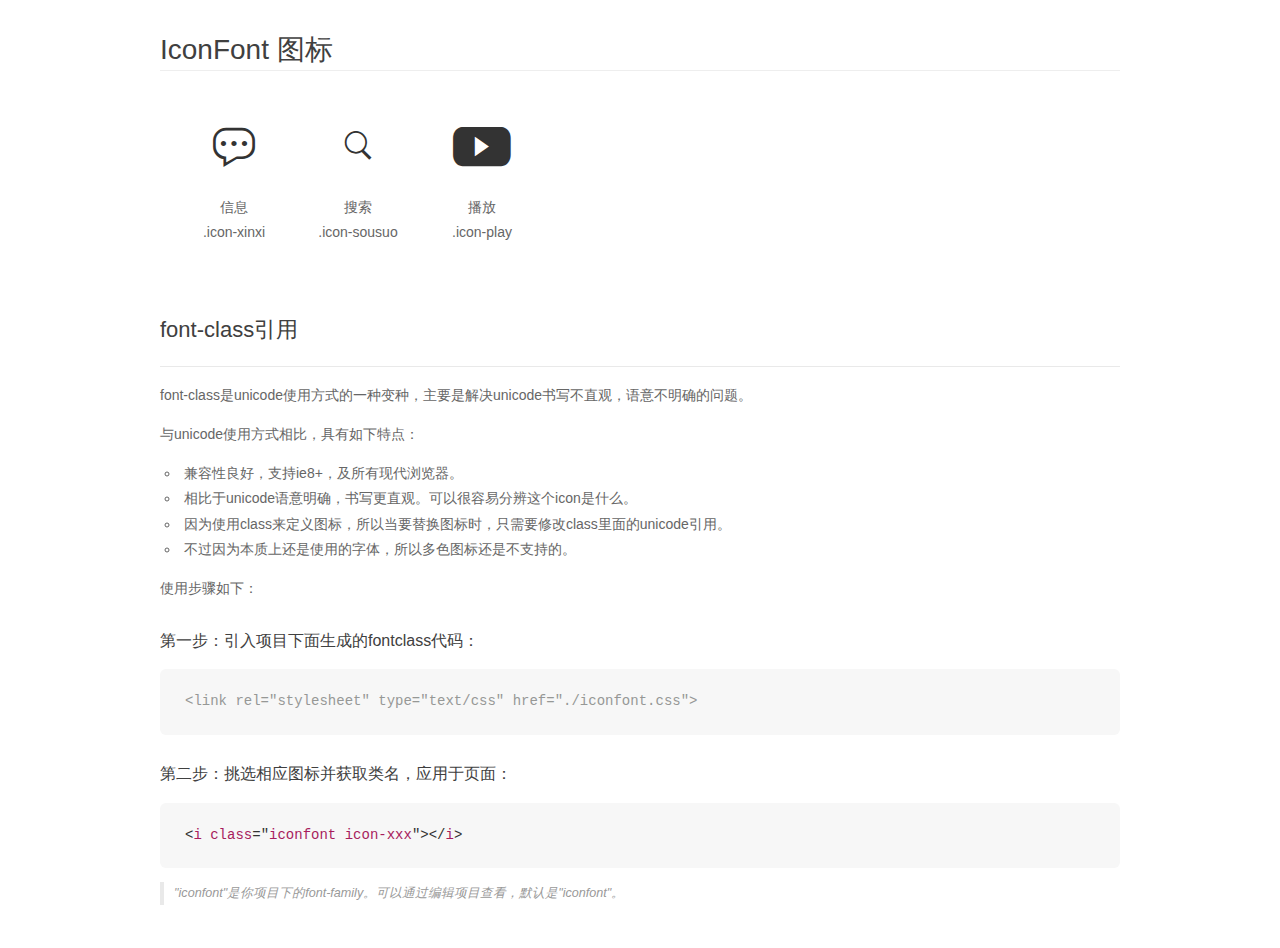
<file: iconfont/demo_fontclass.html>
<!DOCTYPE html>
<html>
<head>
    <meta charset="utf-8"/>
    <title>IconFont</title>
    <link rel="stylesheet" href="demo.css">
    <link rel="stylesheet" href="iconfont.css">
</head>
<body>
    <div class="main markdown">
        <h1>IconFont 图标</h1>
        <ul class="icon_lists clear">
            
                <li>
                <i class="icon iconfont icon-xinxi"></i>
                    <div class="name">信息</div>
                    <div class="fontclass">.icon-xinxi</div>
                </li>
            
                <li>
                <i class="icon iconfont icon-sousuo"></i>
                    <div class="name">搜索</div>
                    <div class="fontclass">.icon-sousuo</div>
                </li>
            
                <li>
                <i class="icon iconfont icon-play"></i>
                    <div class="name">播放</div>
                    <div class="fontclass">.icon-play</div>
                </li>
            
        </ul>

        <h2 id="font-class-">font-class引用</h2>
        <hr>

        <p>font-class是unicode使用方式的一种变种，主要是解决unicode书写不直观，语意不明确的问题。</p>
        <p>与unicode使用方式相比，具有如下特点：</p>
        <ul>
        <li>兼容性良好，支持ie8+，及所有现代浏览器。</li>
        <li>相比于unicode语意明确，书写更直观。可以很容易分辨这个icon是什么。</li>
        <li>因为使用class来定义图标，所以当要替换图标时，只需要修改class里面的unicode引用。</li>
        <li>不过因为本质上还是使用的字体，所以多色图标还是不支持的。</li>
        </ul>
        <p>使用步骤如下：</p>
        <h3 id="-fontclass-">第一步：引入项目下面生成的fontclass代码：</h3>


        <pre><code class="lang-js hljs javascript"><span class="hljs-comment">&lt;link rel="stylesheet" type="text/css" href="./iconfont.css"&gt;</span></code></pre>
        <h3 id="-">第二步：挑选相应图标并获取类名，应用于页面：</h3>
        <pre><code class="lang-css hljs">&lt;<span class="hljs-selector-tag">i</span> <span class="hljs-selector-tag">class</span>="<span class="hljs-selector-tag">iconfont</span> <span class="hljs-selector-tag">icon-xxx</span>"&gt;&lt;/<span class="hljs-selector-tag">i</span>&gt;</code></pre>
        <blockquote>
        <p>"iconfont"是你项目下的font-family。可以通过编辑项目查看，默认是"iconfont"。</p>
        </blockquote>
    </div>
</body>
</html>
</file>
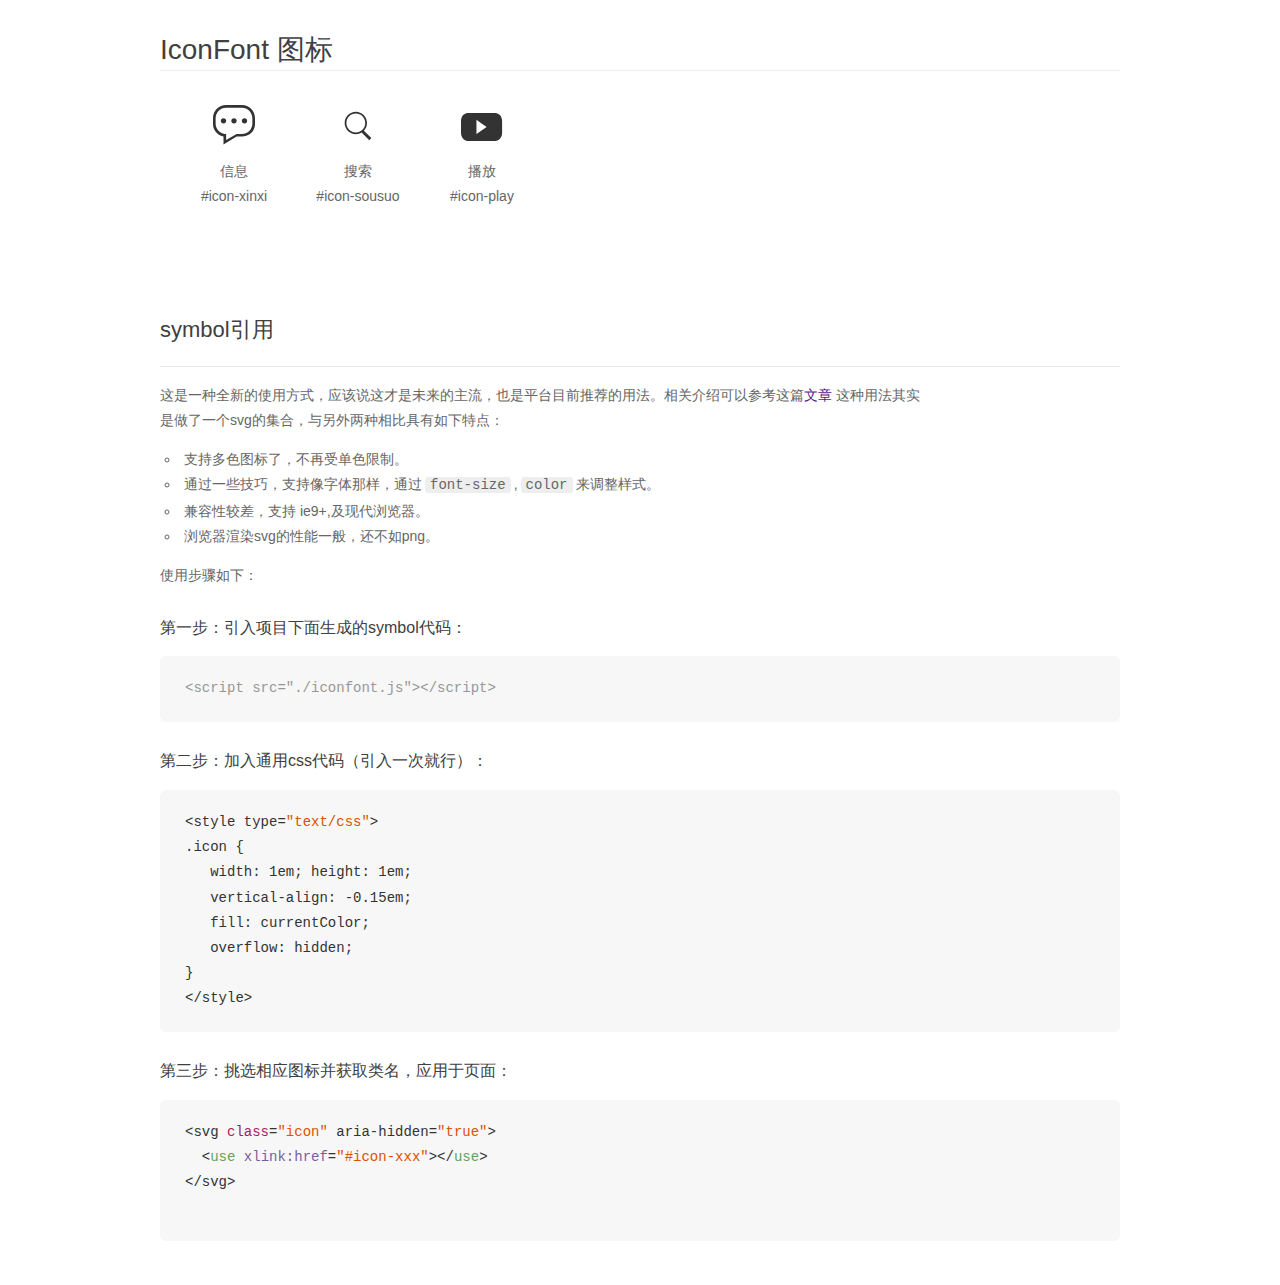
<file: iconfont/demo_symbol.html>
<!DOCTYPE html>
<html>
<head>
    <meta charset="utf-8"/>
    <title>IconFont</title>
    <link rel="stylesheet" href="demo.css">
    <script src="iconfont.js"></script>

    <style type="text/css">
        .icon {
          /* 通过设置 font-size 来改变图标大小 */
          width: 1em; height: 1em;
          /* 图标和文字相邻时，垂直对齐 */
          vertical-align: -0.15em;
          /* 通过设置 color 来改变 SVG 的颜色/fill */
          fill: currentColor;
          /* path 和 stroke 溢出 viewBox 部分在 IE 下会显示
             normalize.css 中也包含这行 */
          overflow: hidden;
        }

    </style>
</head>
<body>
    <div class="main markdown">
        <h1>IconFont 图标</h1>
        <ul class="icon_lists clear">
            
                <li>
                    <svg class="icon" aria-hidden="true">
                        <use xlink:href="#icon-xinxi"></use>
                    </svg>
                    <div class="name">信息</div>
                    <div class="fontclass">#icon-xinxi</div>
                </li>
            
                <li>
                    <svg class="icon" aria-hidden="true">
                        <use xlink:href="#icon-sousuo"></use>
                    </svg>
                    <div class="name">搜索</div>
                    <div class="fontclass">#icon-sousuo</div>
                </li>
            
                <li>
                    <svg class="icon" aria-hidden="true">
                        <use xlink:href="#icon-play"></use>
                    </svg>
                    <div class="name">播放</div>
                    <div class="fontclass">#icon-play</div>
                </li>
            
        </ul>


        <h2 id="symbol-">symbol引用</h2>
        <hr>

        <p>这是一种全新的使用方式，应该说这才是未来的主流，也是平台目前推荐的用法。相关介绍可以参考这篇<a href="">文章</a>
        这种用法其实是做了一个svg的集合，与另外两种相比具有如下特点：</p>
        <ul>
          <li>支持多色图标了，不再受单色限制。</li>
          <li>通过一些技巧，支持像字体那样，通过<code>font-size</code>,<code>color</code>来调整样式。</li>
          <li>兼容性较差，支持 ie9+,及现代浏览器。</li>
          <li>浏览器渲染svg的性能一般，还不如png。</li>
        </ul>
        <p>使用步骤如下：</p>
        <h3 id="-symbol-">第一步：引入项目下面生成的symbol代码：</h3>
        <pre><code class="lang-js hljs javascript"><span class="hljs-comment">&lt;script src="./iconfont.js"&gt;&lt;/script&gt;</span></code></pre>
        <h3 id="-css-">第二步：加入通用css代码（引入一次就行）：</h3>
        <pre><code class="lang-js hljs javascript">&lt;style type=<span class="hljs-string">"text/css"</span>&gt;
.icon {
   width: <span class="hljs-number">1</span>em; height: <span class="hljs-number">1</span>em;
   vertical-align: <span class="hljs-number">-0.15</span>em;
   fill: currentColor;
   overflow: hidden;
}
&lt;<span class="hljs-regexp">/style&gt;</span></code></pre>
        <h3 id="-">第三步：挑选相应图标并获取类名，应用于页面：</h3>
        <pre><code class="lang-js hljs javascript">&lt;svg <span class="hljs-class"><span class="hljs-keyword">class</span></span>=<span class="hljs-string">"icon"</span> aria-hidden=<span class="hljs-string">"true"</span>&gt;<span class="xml"><span class="hljs-tag">
  &lt;<span class="hljs-name">use</span> <span class="hljs-attr">xlink:href</span>=<span class="hljs-string">"#icon-xxx"</span>&gt;</span><span class="hljs-tag">&lt;/<span class="hljs-name">use</span>&gt;</span>
</span>&lt;<span class="hljs-regexp">/svg&gt;
        </span></code></pre>
    </div>
</body>
</html>
</file>
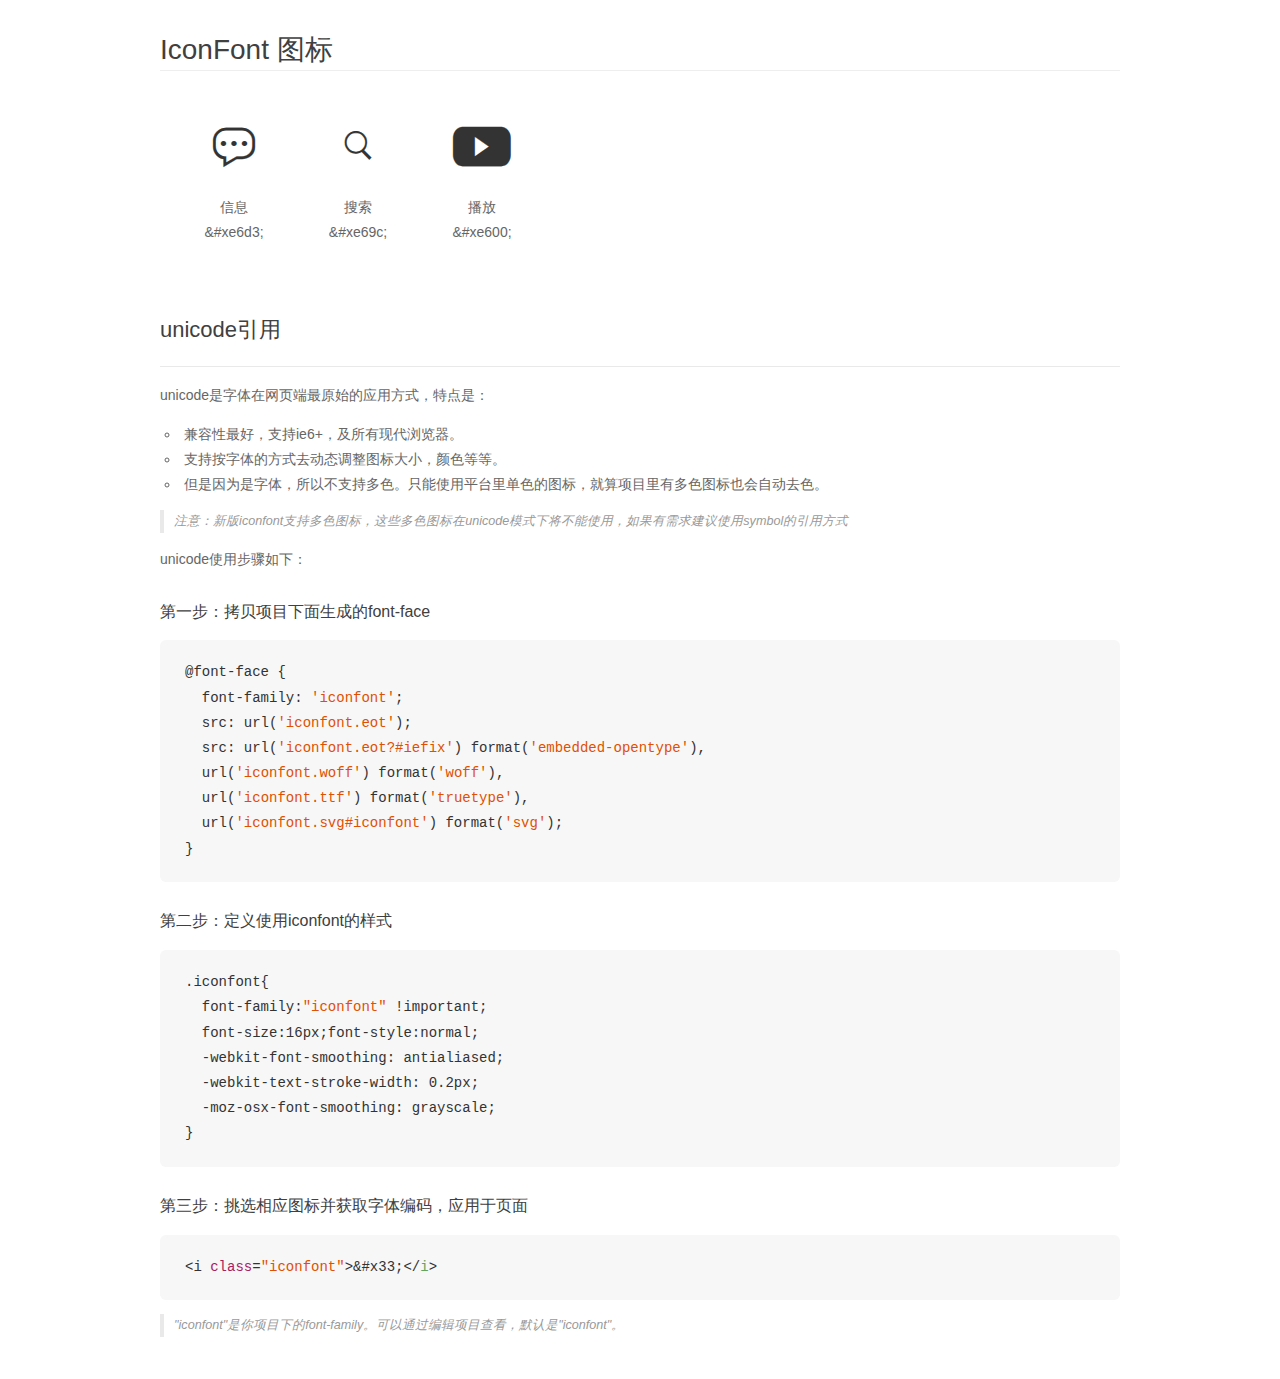
<file: iconfont/demo_unicode.html>
<!DOCTYPE html>
<html>
<head>
    <meta charset="utf-8"/>
    <title>IconFont</title>
    <link rel="stylesheet" href="demo.css">

    <style type="text/css">

        @font-face {font-family: "iconfont";
          src: url('iconfont.eot'); /* IE9*/
          src: url('iconfont.eot#iefix') format('embedded-opentype'), /* IE6-IE8 */
          url('iconfont.woff') format('woff'), /* chrome, firefox */
          url('iconfont.ttf') format('truetype'), /* chrome, firefox, opera, Safari, Android, iOS 4.2+*/
          url('iconfont.svg#iconfont') format('svg'); /* iOS 4.1- */
        }

        .iconfont {
          font-family:"iconfont" !important;
          font-size:16px;
          font-style:normal;
          -webkit-font-smoothing: antialiased;
          -webkit-text-stroke-width: 0.2px;
          -moz-osx-font-smoothing: grayscale;
        }

    </style>
</head>
<body>
    <div class="main markdown">
        <h1>IconFont 图标</h1>
        <ul class="icon_lists clear">
            
                <li>
                <i class="icon iconfont">&#xe6d3;</i>
                    <div class="name">信息</div>
                    <div class="code">&amp;#xe6d3;</div>
                </li>
            
                <li>
                <i class="icon iconfont">&#xe69c;</i>
                    <div class="name">搜索</div>
                    <div class="code">&amp;#xe69c;</div>
                </li>
            
                <li>
                <i class="icon iconfont">&#xe600;</i>
                    <div class="name">播放</div>
                    <div class="code">&amp;#xe600;</div>
                </li>
            
        </ul>
        <h2 id="unicode-">unicode引用</h2>
        <hr>

        <p>unicode是字体在网页端最原始的应用方式，特点是：</p>
        <ul>
        <li>兼容性最好，支持ie6+，及所有现代浏览器。</li>
        <li>支持按字体的方式去动态调整图标大小，颜色等等。</li>
        <li>但是因为是字体，所以不支持多色。只能使用平台里单色的图标，就算项目里有多色图标也会自动去色。</li>
        </ul>
        <blockquote>
        <p>注意：新版iconfont支持多色图标，这些多色图标在unicode模式下将不能使用，如果有需求建议使用symbol的引用方式</p>
        </blockquote>
        <p>unicode使用步骤如下：</p>
        <h3 id="-font-face">第一步：拷贝项目下面生成的font-face</h3>
        <pre><code class="lang-js hljs javascript">@font-face {
  font-family: <span class="hljs-string">'iconfont'</span>;
  src: url(<span class="hljs-string">'iconfont.eot'</span>);
  src: url(<span class="hljs-string">'iconfont.eot?#iefix'</span>) format(<span class="hljs-string">'embedded-opentype'</span>),
  url(<span class="hljs-string">'iconfont.woff'</span>) format(<span class="hljs-string">'woff'</span>),
  url(<span class="hljs-string">'iconfont.ttf'</span>) format(<span class="hljs-string">'truetype'</span>),
  url(<span class="hljs-string">'iconfont.svg#iconfont'</span>) format(<span class="hljs-string">'svg'</span>);
}
</code></pre>
        <h3 id="-iconfont-">第二步：定义使用iconfont的样式</h3>
        <pre><code class="lang-js hljs javascript">.iconfont{
  font-family:<span class="hljs-string">"iconfont"</span> !important;
  font-size:<span class="hljs-number">16</span>px;font-style:normal;
  -webkit-font-smoothing: antialiased;
  -webkit-text-stroke-width: <span class="hljs-number">0.2</span>px;
  -moz-osx-font-smoothing: grayscale;
}
</code></pre>
        <h3 id="-">第三步：挑选相应图标并获取字体编码，应用于页面</h3>
        <pre><code class="lang-js hljs javascript">&lt;i <span class="hljs-class"><span class="hljs-keyword">class</span></span>=<span class="hljs-string">"iconfont"</span>&gt;&amp;#x33;<span class="xml"><span class="hljs-tag">&lt;/<span class="hljs-name">i</span>&gt;</span></span></code></pre>

        <blockquote>
        <p>"iconfont"是你项目下的font-family。可以通过编辑项目查看，默认是"iconfont"。</p>
        </blockquote>
    </div>


</body>
</html>
</file>
<file: css/index.css>
*{
	margin: 0;
	padding: 0;
	list-style: none;
	box-sizing: border-box;
}
a{
	text-decoration: none;
}
.iconfont{
  font-family:'iconfont';
  font-size:16px;
  font-style:normal;
}
/* 头部开始 */
.header{
	width: 100%;
	height: 40px;
	background: #333;
}
.header-contant{
	width: 1226px;
	height: 40px;
	margin: 0 auto;
	background: #333;
}
.header-left{
	width: 602px;
	height: 40px;
	float: left;
}
.header-right{
	width: 283px;
	height: 40px;
	float: right;
}
.header-right1{
	float: left;
	width:138px;
	height: 40px;
	margin-right: 25px;
}
.header-left li,.header-right li{
	float: left;
	font-size: 12px;	
	padding: 0 8px;
	border-right: 1px solid #3b423b;
	margin-top: 12px;
}
.header-right li{
	float: right
}
.header-left li a,.header-right li a{
	color: #94b0a4;
}
.header-left li a:hover,.header-right li a:hover{
	color: #fff;
}
.header-left li:first-child{
	padding-left: 0;
}
.header-left li:last-child{
	border-right: none;
}
.header-right li:first-child{
	padding-right:  0;
	border-right: none;
}
.header-gou{
	width: 120px;
	height: 40px;
	background: #424242;
	float: right;
	position: relative;
}
.header-gou:hover{
	background: #fff;
}
.gouwuche{
	width: 19px;
	height: 14px;
	float: left;
	background: red;
	margin-top: 14px;
	margin-left: 17px;
	background: url('../img/h1.png') no-repeat;
}
.header-gou:hover .gouwuche{
	background-image: url('../img/h2.jpg');
}
.gouwuzi{
	width: 62px;
	height: 12px;
	float: left;
	margin-left: 4px;
	margin-top: 14px;
	font-size: 12px;
	text-align: center;
	line-height: 12px;
	color: #7597b0;
}
.gouitem{
	width: 300px;
	height: /* 10 */0px;
	background: #fff;
	font-size: 12px;
	text-align: center;
	line-height: 100px;
	color: #333;
	box-shadow: 0 0 10px 3px rgba(0, 0, 0, 0.2);
	position: absolute;
	right: 0;
	top: 40px;
	z-index: 999;
	overflow: hidden;
	transition: all 1s;
}
.header-gou:hover .gouwuzi{
	color: #F38209;
}
/* 头部结束 */
/* 导航开始 */
.nav{
	width: 100%;
	height: 100px;
	position: relative;
}
.nav-box{
	width: 1226px;
	height: 100px;
	margin: 0 auto;
	position: relative;
}
.nav-left{
	width: 55px;
	height: 55px;
	padding-top: 22px;
	display: block;
	float: left;
}
.nav-center{
	width: 680px;
	height: 16px;
	float: left;
	margin-left: 189px;
}
.nav-center li{
	font-size: 12px;
	padding: 50px 10px;
	line-height: 16px;
	float: left;
	transition: all 1s;
}
.nav-items{
	width: 100%;
	height:100px;
	overflow: hidden;
	background: #fff;
	position: absolute;
	left: 0;
	top: 0px;
	z-index: 999;
	overflow: hidden;
	font-size: 60px;
	text-align: center;
	line-height: 100%;
	box-sizing: border-box;
	transition: all 0.5s;
}
.nav-item{
	display: none;
	width: 1226px;
	height: 290px;
	margin: 0 auto;
	position: absolute;
	left: 0;
	top: 100px;
	border-top: 1px solid #FF6700;
}
.navXu-son{
	width: 200px;
	height: 250px;
	padding: 0 20px;
	overflow: hidden;
	font-size: 60px;
	text-align: center;
	line-height: 100%;
	box-sizing: border-box;
	/* display: none; */
	transition: all 0.5s;
	float: left;
	display: flex;
	flex-direction: column;
	justify-content: space-around;
	align-items: center;
}
.
.navXu-son p{
	text-align: center;
	color: #333;
}
.navXu-son p:nth-of-type(1){
	font-size: 12px;
	text-align: center;
	line-height: 12px;
	padding: 5px 10px;
	color: #FF6700;
	border: 1px solid #FF6700;
}
.navXu-son p:nth-of-type(2){
	color: #333;
	font-size: 12px;
	line-height: 12px;
}
.navXu-son p:nth-of-type(3){
	color: #ff6700;
	font-size: 12px;
	line-height: 12px;
}
.navXu-sonimg{
	width: 100%;
	height: 60%;
	border-right: 1px solid #F38209;
}
.navXu-son:last-child .navXu-sonimg{
	border: 0;
}
.navXu-sonimg img{
	width: 100%;
	height: 100%;
}
.nav-center li a{
	color: #333;
}
.nav-center li a:hover{
	color:#F38209; 
}
.nav-right{
	width: 294px;
	height: 48px;
	float: right;
	margin-top: 25px;
	border: 1px solid #e0e0e0;
	position: relative;
}
.input-box{
	width: 233px;
	height: 48px;
	/* background: red; */
	float: left;
}
.nav-right1{
	width: 233px;
	height: 46px;
	float: left;
	padding: 5px 10px 5px 10px;
	border: 0;
	outline: none;
	border-right: 1px solid #e0e0e0;
}
.nav-right2{
	width: 59px;
	height: 48px;
	float: left;
	position: relative;
}
.icon-sousuo:first-child{
	line-height: 48px;
	color: #666;
	font-size: 28px;
	margin-left: 13px;
	margin-top: -20px;
	position: absolute;
	left: 0;
	right: 0;
	margin-left: auto;
	margin-right: auto;
	top: 0;
	bottom: 0;
	margin-top: auto;
	margin-bottom: auto;
}
.nav-right2:hover{
	background:#FF6700;
}
.nav-right2:hover .icon-sousuo:first-child{
	color: #fff;
}
.nav-right1-left,.nav-right1-right{
	height: 18px;
	background: #eeeeee;
	margin-left: 83px;
	font-size: 11px;
	color: #757575;
	text-align: center;
	line-height: 18px;
	float: left;
	padding: 0 5px;
	position: absolute;
	left: 44px;
	top: 15px;
	display: block;
}
.input-box:focus .nav-right1-left{
	display: none;
}
.input-box:focus .nav-right1-right{
	display: none;
}
.nav-right1-left:hover,.nav-right1-right:hover{
	background: #F38209;
	color: #fff;
}
.nav-right1-right{
	margin-left: 5px;
}
/* 导航结束 */
/* banner开始 */
.banner{
	width: 1226px;
	height: 460px;
	margin: 0 auto;
	position: relative;
}
.banner-pic{
	width: 1226px;
	height: 460px;
}
.banner-pic li{
	width: 1226px;
	height: 460px;
	position: absolute;
	left: 0;
	top: 0;
	opacity: 0;
	z-index: -1;
	transition: 0.5s;
}
.banner-pic .ban{
	opacity: 1;
	z-index: 0;
}
.banner-pic li a,.banner-pic li a img{
	width: 100%;
	height: 100%;
	display: block;
}
.banner-left,.banner-right{
	width: 41px;
	height: 69px;
	position: absolute;
	top: 0;
	bottom: 0;
	margin-top: auto;
	margin-bottom: auto;
	font-size: 30px;
	/* color: #a5b5bb; */
	background: #000;
	color: #fff;
	text-align: center;
	line-height: 69px;
	cursor: pointer;
	opacity: 0.3;
}
.banner-left:hover,.banner-right:hover{
	opacity: 0.7;
}
.banner-left{
	left: 234px;
}
.banner-right{
	right: 0;
}
.bth-list{
	width: 200px;
	height: 10px;
	position: absolute;
	bottom: 25px;
	right: 30px;
	cursor: pointer;
}
.bth-list li{
	float: left;
	width: 10px;
	height: 10px;
	border-radius: 50%;
	border: 2px solid #847275;
	background: #4f373b;
	margin: 0 5px;
	transition: 0.5s;
}
.bth-list .b{
	background: #b59ca0;
	border: 2px solid  #6c5d60;
}
.banner-list-box{
	width: 234px;
	height: 100%;
	padding: 20px 0;
	position: absolute;
	left: 0;
	top: 0;
	background: rgba(0, 0, 0, 0.6);
}
.banner-list{
	width: 234px;
	height: 100%;
}
.banner-list li{
	width: 100%;
	height: 42px;
}
.banner-list li:hover{
	background: #FF6700;
}
.item{
	width: 800px;
	height: 100%;
	position: absolute;
	left: 234px;
	top: 0;
	background: #fff;
	text-align: center;
	font-size: 30px;
	line-height: 100%;
	display: none;
}
.itemlises{
	width:100%;
	height: 100%;
	display: flex;
	flex-direction: column;
	flex-wrap: wrap;
}
.itemlises-son{
	width: 250px;
	height:40px;
	margin: 10px 15px;
	display: flex;
	justify-content: space-around;
	flex-wrap: wrap;
	align-items: center;
}
.item-left{
	display: block;
	width: 25%;
	height: 100%;
}
.item-left img{/* 
	width: 100%; */
	height: 100%;
}
.item-center{
	display: block;
	width: 60%;
	height: auto;
	overflow: hidden;
	padding: 10px 0;
	font-size: 14px;
	line-height: 60px;
	color: #333;
}
.item-center:hover{
	color: #FF6700;
}
.item-right:hover{
	color: #FF6700;
}
.item-right{
	display: block;
	width: 15%;
	height: auto;
	overflow: hidden;
	padding: 0px 0;
	text-align: center;
	line-height: 20px;
	font-size: 10px;
	color: #333;
	border: 1px solid #666;
}
.banner-list-wenzi1{
	width: 156px;
	height: 42px;
	padding-left: 29px;
	float: left;
	font-size: 12px;
	line-height:42px;
	display: block;
	color: #fff; 
}
.banner-list-wenzi2{
	float: left;
	width: 42px;
	height: 42px;
	float: right;
	margin-right: 7px;
	font-size: 12px;
	text-align: center;
	line-height: 42px;
	color: #fff;
	display: block;
}
/* banner结束 */
/* 渐变开始 */
.jianbian-box{
	width: 1226px;
	height: 170px;
	margin: 0 auto;
	margin-top: 14px;
}
.jianbian-box1,.jianbian-box2{
	width: 316px;
	height: 170px;
	background: #5f5750;
	float: left;
	margin-left: 14px;
	display: block;
}
.jianbian-box1{
	margin-left: 0;
	width: 234px;
}
.jianbian-list{
	width: 75px;
	height: 84px;
	float: left;
	font-size: 11px;
	text-align: center;
	display: block;
}
.jianbian-list:first-child{
	border-bottom: 1px solid #665e57;
	border-right: 1px solid #665e57;
}
.jianbian-list:nth-child(2){
	border-right: 1px solid #665e57;
}
.jianbian-list:nth-child(3){
	border-bottom: 1px solid #665e57;
}
.jianbian-list:nth-child(4){
	border-right: : 1px solid #665e57;
}
.jianbian-list:nth-child(5){
	border-top : 1px solid #665e57;
	border-left: 1px solid #665e57;
}
.jianbian-list:last-child{
	border-left: 1px solid #665e57;
}
.jianbian-list-son{
	display: block;
	width:75px; 
	height: 11px;
	margin-top: 51px;
	color: #cdcac8;
	float: left;
	cursor: pointer;
}
.jianbian-list-son:hover{
	color: #f9f8f7;
}
.jianbian-box2 img{
	width: 100%;
	height: 100%;
	display: block;
}
/* 渐变结束 */
/* 小米商品开始 */
.mi{
	width: 1226px;
	height: auto;
	overflow: hidden;
	margin: 0 auto;
}
.biaoti{
	width: 1226px;
	height: 40px;
	margin-top: 43px;
}
.biaoti-left{
	font-size: 19px;
	text-align: left;
	line-height: 19px;
	color: #333;
	float: left;
}
.biaoti-right{
	width: 71px;
	height: 24px;
	margin-top: 6px;
	float: right; 
}
.right1{
	width: 34px;
	height: 22px;
	border: 1px solid #000;
	float: left;
	font-size: 12px;
	text-align: center;
	line-height: 22px;
	color: #000;
	font-family: '宋体';
	outline: none;
}/* 
.right1:last-child{
	border-left:0;	
} */
.r1{
	color: #b0b0b0;
	border: 1px solid #b0b0b0;
}
.xiaomibox{
	width: 1226px;
	height: 340px;
	background: #FFFFFF;
	margin: 0 auto;
	position: relative;
	overflow: hidden;
}
.xiaomi{
	/* width: 100%; */
	height: 100%;
	position: absolute;
	left: 0;
	right: 0;
	margin-left: auto;
	margin-right: auto;
	top: 0;/* 
	display: flex;
	justify-content: space-between; *//* 
	opacity: 0;
	z-index: 5; */
	transition: 1s;
}
.mi{/* 
	opacity: 1;
	z-index: 10; */
}
.xiaomi-box{
	width: 234px;
	height: 339px;
	float: left;
	margin-right: 14px;
	background: #FAFAFA;
}
.xiaomi .xiaomi-box:nth-child(1){
	border-top: 1px solid #FFAC13;
}
.xiaomi .xiaomi-box:nth-child(5){
	border-top: 1px solid #FFAC13;
}
.xiaomi .xiaomi-box:nth-child(7){
	border-top: 1px solid #FFAC13;
}
.xiaomi .xiaomi-box:nth-child(2n){
	border-top: 1px solid #83C44E;
}
.xiaomi .xiaomi-box:nth-child(3n){
	border-top: 1px solid #2196F3;
}
.xiaomi .xiaomi-box:nth-child(4n){
	border-top: 1px solid #E53935;
}
.xiaomi .xiaomi-box:last-child{
	border-top: 1px solid #00C0A5;
	margin-right:  0;
}
.box-top{
	width: 234px;
	height: 212px;
	background: red;
	display: block;
	margin-bottom: 12px;
}
.box-top img{
	display: block;
	width: 100%;
	height: 100%;
}
.weizi{
	width: 234px;
	height: 85px;
	margin-top: 19px;
	font-size: 12px;
	text-align: center;
	line-height: 12px;
}
.weizi1{
	font-weight: bold;
	color: #212121;
	margin-bottom: 12px;
}
.weizi2{
	color: #c0b0b6;
	margin-bottom: 20px;
}
.weizi3{
	color: #ff6709;
}
/* 家电 */
.jisdian{
	width:100%;
	height: 100%;
	overflow: hidden;
	background: #f5f5f5;
	padding-top: 77px;
}
.biaotilan{
	width: 1226px;
	height: 21px;
	margin: 0 auto;
}
.jd-left{
	font-size: 19px;
	text-align: left;
	line-height: 19px;
	color: #333;
	float: left;
}
.jd-right{
	float: right;
	height: 21px; 
}
.jd-right1{
	float: left;
	line-height: 16px;
	font-size: 16px;
	color: #424242; 
	margin-right: 10px;
	display: 
	block;
	padding: 5px 5px;
}
.jdright1{
	color: #ff6700;
	border-bottom: 2px solid #ff6700;
}
/* 商品栏 */
.shangpinlan{
	width: 1226px;
	height: 614px;
	margin: 0 auto;
	margin-top: 19px;
	position: relative;
}
.jiadian-left{
	float: left;
	width: 234px;
	height: 614px;
	display: block;
	transition: 1s;
}
.jiadian-left:hover{
	box-shadow: 0 5px 10px 5px rgba(0, 0, 0, 0.4);
	transform: translateY(-5px); 
}
.jiadian-right{
	float: left;
	width: 978px;
	height: 614px;
	margin-left: 14px;
	position: absolute;
	right: 0;
	top: 0;
	opacity: 0;
	z-index: 0;
	transition: 0.5s;
}
.jia{
	opacity: 1;
	z-index: 1;
}
.jiadian-shp1,.jiadian-shp2{
	width: 234px;
	height: 300px;
	float: left;
	margin-right: 14px;
	margin-bottom: 14px;
	background: #fff;
	position: relative;
	overflow: hidden;
	transition: 1s;
}
.jiadian-shp2{
	margin-right: 0;
	background: #f5f5f5;
	width: 234px;
	height: 300px;
	float: left;
	margin-bottom: 14px;
	position: relative;
}
.jiadian-shp1:hover{
	box-shadow: 0 5px 10px 5px rgba(0, 0, 0, 0.4);
	transform: translateY(-5px);
}
.shp{
	margin-right: 0;
}
.jiadian-yinc{
	width: 234px;
	height: 95px;
	background: #ff6700;
	position: absolute;
	left: 0;
	bottom: -95px;
	display: block;
	transition: 1s;
}
.jiadian-shp1:hover .jiadian-yinc{
	transform: translateY(-95px);
}
.jiadian-yinc-wenzi1{
	width: 209px;
	margin: 9px auto;
	font-size: 15px;
	text-align: center;
	line-height: 23px;
	color: #fff;
}
.jiadian-yinc-wenzi2{
	width: 209px;
	font-size: 14px;
	text-align: center;
	line-height: 14px;
	color: #ffbf94;
	margin: 0 auto;
}
.jiadian-hong{
	width: 64px;
	height: 20px;
	margin: 0 auto;
	background: #e53935;
	font-size: 12px;
	color: #ffffff;
	text-align: center;
	line-height: 20px;
}
.jiadian-tu{
	width: 234px;
	height: 168px;
	display: block;
}
.jiadian-tu img{
	display: block;
	width: 100%;
	height: 100%;
}
.jiadian-wenzi{
	width: 100%;
	height: 61px;
	font-size: 12px;
	text-align: center;
}
.jiadian-wenzi1{
	color: #333333;
	margin-bottom:8px ;
}
.jiadian-wenzi2{
	color: #b0b0b0;
	margin-bottom: 18px;
}
.jiadian-wenzi3{
	color: #b0b0b0;
}
.jiadian-shap1-top{
	width: 234px;
	height: 143px;
	margin-bottom: 14px;
	background: #fff;
	transition: 1s;
}
.jiadian-shap1-top:hover{
	box-shadow: 0 5px 10px 5px rgba(0, 0, 0, 0.4);
	transform: translateY(-5px); 
}
.jiadian-shap1-wenzi{
	width: 71px;
	height: 38px;
	margin-top: 44px;
	margin-left: 30px;
	float: left;
	font-size: 12px;
	line-height: 12px;
}
.wenzi{
	width: 72px;
	height: 36px;
	font-size:17px;
	margin-top: 55px; 
}
.jiadian-shap1-wenzi1{
	display: block;
	color: #333333;
	margin-bottom: 15px;
}
.jiadian-shap1-wenzi2{
	color: #ff6700;
}
.jiadian-shap1-wenzi3{
	color: #333;
}
.jiadian-shap1-wenzi4{
	margin-top: 8px;
	font-size: 11px;
	color: #a075a0;
}
.jiadian-shap1-tu{
	width: 118px;
	height: 143px;
	float: right;
}
.zhin-left{
	float: left;
	width: 234px;
	height: 614px;
	display: block;
}
.zhin-wenzi{
	width: 100%;
	height: 76px;
	text-align: center;
	margin-top: 40px;
}
.zhin-wenzi1{
	font-size: 22px;
	margin-bottom: 2px;
	color: #333;
	display: block;
}
.zhin-wenzi2{
	font-size: 14px;
	margin-bottom: 4px;
	color: #646a65;
}
.zhin-wenzi3{
	font-size: 18px;
	color: #ed5351;
}
.zhin-tu{
	width: 234px;
	height: 186px;
	display: block;
}
.zhin-tu img{
	display: block;
	width: 100%;
	height: 100%;
}
/* 热评产品 */
.rep-nav,.nr-nav{
	width: 100%;
	background: #f5f5f5;
	overflow: hidden;
	padding-top:  40px;
}
.rep-biaotilan,.nr-biaoti{
	width: 1226px;
	height: 40px;
	margin: 0 auto;
	font-size: 21px;
	color: #333;
}
.rep-content,.nr-conrent{
	width: 1226px;
	height: 418px;
	margin: 0 auto;
}
.rep-content-main1,.nr-content-main1{
	width: 296px;
	height: 418px;
	float: left;
	margin-right: 14px;
	display: block;
	transition: 1s;
	background: #fff;
}
.rep-content-main1:hover,.nr-content-main1:hover{
	box-shadow: 0 5px 10px 5px rgba(0, 0, 0, 0.4);
	transform: translateY(-5px);
}
.rep-content-main1:last-child,.nr-content-main1:last-child{
	margin-right: 0;
}
.rep-main-top{
	width: 296px;
	height: 220px;
	background: #333;
	display: block;
}
.rep-main-top img{
	display: block;
	width: 100%;
	height: 100%;
}
.rep-main-wenzi{
	width: 245px;
	height: 160px;
	margin: 0 auto;
	display: block;
	margin-top: 28px;
}
.rep-mian-wenzi1{
	font-size: 12px;
	line-height: 24px;
	color: #333; 
}
.rep-mian-wenzi2{
	font-size: 12px;
	color: #b0b0b0;
	margin-top: 30px;
	padding: 0 5px;
	display: block;
}
.rep-mian-wenzi3,.rep-mian-wenzi4{
	font-size: 12px;
	color: #333;
	margin-top: 17px;
	border-right: 2px solid #b0b0b0;
	float: left;
	padding: 0 9px;
	display: block;
}
.rep-mian-wenzi4{
	color: #f38106;
	border-right: 0;
}
/* 内容开始 */
.nr-content-main1{
	width: 296px;
	height: 419px;
	background: #fff;
	position: relative;
	overflow: hidden;
}
.nr-content-main1:first-child{
	border-top: 1px solid #ffac13;
}
.nr-content-main1:nth-child(2){
	border-top: 1px solid #83c44e;
}
.nr-content-main1:nth-child(3){
	border-top: 1px solid #e53935;
}
.nr-content-main1:last-child{
	border-top: 1px solid #2196f3;
}
.nr-banner{
	width: 100%;
	height: auto;
	overflow: hidden;
	position: absolute;
	left: -296px;
	top: 60px;
	/* opacity: 0; */
	z-index: 10;
} 
.nrban{
	left:0;/* 
	opacity: 1;
	z-index: 10; */
}
.nr-main-wenzi{
	width: 100%;
	height: auto;
	overflow: hidden;
}  
.nr-main-weizi1{
	width: 100%;
	height: 15px;
	font-size: 15px;
	text-align: center;
	line-height: 15px;
	color: #ffb313;
	margin-top: 46px;
} 
.nr-main-wenzi2{
	width:100%;
	height: 20px;
	font-size: 20px;
	line-height: 20px;
	text-align: center;
	color: #333;
	display: block;
	margin-top: 19px;
} 
.nr-main-wenzi3{
	width: 205px;
	display: block;
	font-size: 11px;
	line-height: 20px;
	color: #b0b0b0;
	margin: 0 auto;
	margin-top: 19px;
	text-align: center;
}
.nr-main-wenzi4{
	width: 100%;
	height: 12px;
	text-align: center;
	line-height: 12px;
	margin-top: 16px;
	color: #333;
	display: block;
}
.nr-main-pic{
	width: 200px;
	height: 187px;
	margin: 20px auto 0;
	display: block;
}
.nr-main-pic img{
	display: block;
	width: 100%;
}
.nr-main-bth{
	width: 114px;
	height: 10px;
	/* padding-top: 8px; */
	margin: 0 auto;
	position: absolute;
	left: 0;
	right: 0;
	margin-right: auto;
	margin-left: auto;
	bottom: 20px;
	display: flex;
	justify-content: space-between;
	align-items: center;
}
.nr-main-bth-son{
	float: left;
	width: 10px;
	height: 10px;
	display: block;
	background: #b0b0b0;
	border-radius: 50%;
	/* margin: 0 15px; */
	cursor: pointer;
	/* transition: 0.2s; */
}
.son1{
	float: left;
	width: 12px;
	height: 12px;
	background: #fff;
	border-radius: 50%;
	border: 2px solid #ff6700;
}/* 
.nr-main-bth-son2:hover{
	background: #ff6700;
} */
.nr-content-left,.nr-content-right{
	width: 20px;
	height: 48px;
	background: red;
	position: absolute;
	top: 0;
	bottom: 0;
	margin-top: auto;
	margin-bottom: auto;
	font-size: 12px;
	text-align: center;
	line-height: 48px;
	color: #fff;
	z-index: 999;
	opacity: 0;
	transition: all 1s;
	background: rgba(176, 176, 176, 0.6);
	/* display: none; */
}
.nr-content-left{
	left: 0;
}
.nr-content-right{
	right: 0;
}
.nr-content-main1:hover .nr-content-left{
	opacity: 1;
}
.nr-content-main1:hover .nr-content-right{
	opacity: 1;
}
/* 内容结束 */
/* 视频开始 */
.shp-nav{
	width: 100%;
	height: 385px;
	overflow: hidden;
	background: #f5f5f5;
	padding-top: 37px; 
}
.shp-biaoti{
	width: 1226px;
	height: 40px;
	margin: 0 auto;
}
.shp-biaoti-left,.shp-biaoti-right{
	height: 40px;
	float: left;
	font-size: 21px;
	color: #333;
}
.shp-biaoti-right{
	float: right;
	float: right;
	font-size: 17px;
	line-height: 27px;
	display: block; 
}
.shp-biaoti-right img{
	float: right;
	display: block;
	width: 20px;
	height: 20px;
	background: aqua;
	margin-top: 4px;
	margin-left: 8px;
}
.shp-content{
	width: 1226px;
	height: 285px;
	margin: 0 auto;
}
.shp-content-main{
	width: 296px;
	height: 100%;
	background: #fff;
	margin-right: 14px;
	float: left;
	transition: 1s;
	position: relative;
}
.shp-content-main:hover{
	box-shadow: 0 5px 10px 5px rgba(0, 0, 0, 0.4);
	transform: translateY(-5px); 
}
.shp-content-main:last-child{
	margin-right: 0;
}
.shp-main-pic{
	display: block;
	width: 296px;
	height: 180px;
	background: pink;
}
.shp-main-pic img{
	display: block;
	width: 100%;
	height: 100%;
}
.shp-main-pic2{
	width: 40px;
	height: 28px;
	position: absolute;
	left:  18px;
	bottom: 113px;
	cursor: pointer;
}
.icon-play:first-child{
	font-size: 20px;
	color: #fff;
}
.shp-main-pic:hover .icon-play:first-child{
	color: #FF6700;
}
.shp-main-weizi{
	width: 100%;
	height: 43px;
	margin-top: 29px;
}
.shp-main-weizi1{
	width: 100%;
	height: 18px;
	display: block;
	font-size: 12px;
	text-align: center;
	line-height: 18px;
	color: #333;
}
.shp-main-weizi1:hover{
	color: #ff6700;
}
.shp-main-weizi2{
	width: 100%;
	height: 18px;
	margin-top: 8px;
	font-size: 12px;
	text-align: center;
	line-height: 18px;
	color: #b7b7cb;
}
/* 视频结束 */
/* 页脚开始 */
.footer-box{
	width: 100%;
	height: 437px;
	background: #fafafa;
}
.footer-top{
	width: 100%;
	height: 272px;
	background: #fff;
}
.footer-list{
	width: 1226px;
	height: 79px;
	margin: 0 auto;
	border-bottom: 1px solid #e0e0e0;
}
.footer-main{
	width: 1226px;
	height: 151px;
	margin: 0 auto;
	margin-top: 41px;
}
.footer-list-son{
	width: 243px;
	height: 79px;
	float: left;
}
.footer-list-sons{
	width: 243px;
	height: 30px;
	margin-top: 25px;
	border-right: 1px solid #e0e0e0;
}
.footer-list-son1{
	float: left;
	width: 30px;
	height: 30px;
	margin-left: 52px;
	display: block
}
.footer-list-son1 img{
	width: 100%;
	height: 100%;
}
.footer-list-son2{
	height: 16px;
	display: block;
	float: left;
	font-size: 16px;
	color: #333;
	margin-top: 7px;
	margin-left: 3px;
	padding-right: ;
}
.footer-list-son2:hover{
	color: #ff7010;
}
.footer-main-left{
	width: 974px;
	height: 151px;
	float: left;
}
.footer-main-list1{
	width: 160px;
	height: 151px;
	float: left;
}
.footer-main-list-son1{
	height: 12px;
	font-size: 12px;
	color: #333;
	margin-bottom:23px; 
}
.footer-main-list-son2{
	height: 28px;
	font-size: 11px;
	line-height: 28px;
	color: #757575;
	display: block;
}
.footer-main-list-son2:hover{
	color: #ff7010;
}
.footer-main-right{
	width: 251px;
	height: 111px;
	float: right;
	border-left: 1px solid #e0e0e0;
}
.footer-main-list2{
	height: 20px;
	text-align: center;
	line-height: 20px;
	font-size: 16px;
	color: #ff7010;
}
.footer-main-list3{
	width: 126px;
	margin: 0 auto;
	margin-top: 6px;
	font-size: 11px;
	color: #616161;
	text-align: center;
	line-height: 18px;
}
.footer-main-list4{
	width: 118px;
	height: 28px;
	margin: 0 auto;
	font-size: 11px;
	margin-top: 16px;
	line-height: 28px;
	color: #ff7010;
	border: 1px solid #ff7010;
	display: block;
}
.footer-main-list4:hover{
	background: #ff7010;
	color: #fff;
}
.icon-xinxi:first-child{/* 
	font-size: 24px; */
	float: left;
	color: #ff7010;
	margin: 0 5px;
}
.footer-main-list4:hover .icon-xinxi:first-child{
	color: #fff;
}
.footer-bottom{
	width: 1226px;
	height: 58px;
	padding-top: 30px;
	margin: 0 auto;
}
.footer-bottpm-left{
	width: 58px;
	height: 58px;
	float: left;
	background: url('../img/nav1.png') no-repeat center center;
}
.footer-bottom-center{
	width: 780px;
	height: 48px;
	float: left;
	margin-left: 6px;
	margin-top: 5px;
}
.footer-bottom-center-sons{
	width: 780px;
	height: 16px;
}
.footer-bottom-center-sons li{
	font-size: 11px;
	line-height: 16px;
	float: left;
}
.footer-bottom-center-sons li a{ 
	color: #757575;
	display: block;
	border-right: 1px solid #757575;
	padding: 0 3px;
}
.footer-bottom-center-sons li a:hover{ 
	color: #ff7010;
}
.footer-bottom-center-sons2{
	height: 16px;
	font-size: 11px;
	line-height: 16px;
}
.footer-bottom-center-sons2 p{	
	color: #b6b0c0;
	float: left;
}
.footer-bottom-center-sons2 a{	
	color: #b6b0c0;
	float: left;
	margin: 0 2px;
}
.footer-bottom-center-sons2 a:hover{
	color: #ff7010;
}
.footer-bottom-center-sons3{
	height: 16px;
	font-size: 11px;
	line-height: 16px;
	color: #b6b3c0;
}
.footer-bottom-right{
	width: 374px;
	height: 44px;
	float: right;
}
.footer-bottom-right a{
	width: 87px;
	height: 44px;
	display: block;
	float: left;
	margin: 0 2px;
}
.footer-bottom-right a img{
	display: block;
	width: 100%;
	height: 100%;
}
.footer-center{
	width: 362px;
	height: 78px;
	margin: 0 auto;
	font-size: 20px;
	font-family: "楷体";
	text-align: center;
	line-height: 78px;
	color: #bebebe;
}
/* 页脚结束 */
</file>
<file: iconfont/iconfont.css>
@font-face {font-family: "iconfont";
  src: url('iconfont.eot?t=1507557404269'); /* IE9*/
  src: url('iconfont.eot?t=1507557404269#iefix') format('embedded-opentype'), /* IE6-IE8 */
  url('[data-uri]') format('woff'),
  url('iconfont.ttf?t=1507557404269') format('truetype'), /* chrome, firefox, opera, Safari, Android, iOS 4.2+*/
  url('iconfont.svg?t=1507557404269#iconfont') format('svg'); /* iOS 4.1- */
}

.iconfont {
  font-family:"iconfont" !important;
  font-size:16px;
  font-style:normal;
  -webkit-font-smoothing: antialiased;
  -moz-osx-font-smoothing: grayscale;
}

.icon-xinxi:before { content: "\e6d3"; }

.icon-sousuo:before { content: "\e69c"; }

.icon-play:before { content: "\e600"; }
</file>
<file: iconfont/demo.css>
*{margin: 0;padding: 0;list-style: none;}
/*
KISSY CSS Reset
理念：1. reset 的目的不是清除浏览器的默认样式，这仅是部分工作。清除和重置是紧密不可分的。
2. reset 的目的不是让默认样式在所有浏览器下一致，而是减少默认样式有可能带来的问题。
3. reset 期望提供一套普适通用的基础样式。但没有银弹，推荐根据具体需求，裁剪和修改后再使用。
特色：1. 适应中文；2. 基于最新主流浏览器。
维护：玉伯<lifesinger@gmail.com>, 正淳<ragecarrier@gmail.com>
 */

/** 清除内外边距 **/
body, h1, h2, h3, h4, h5, h6, hr, p, blockquote, /* structural elements 结构元素 */
dl, dt, dd, ul, ol, li, /* list elements 列表元素 */
pre, /* text formatting elements 文本格式元素 */
form, fieldset, legend, button, input, textarea, /* form elements 表单元素 */
th, td /* table elements 表格元素 */ {
  margin: 0;
  padding: 0;
}

/** 设置默认字体 **/
body,
button, input, select, textarea /* for ie */ {
  font: 12px/1.5 tahoma, arial, \5b8b\4f53, sans-serif;
}
h1, h2, h3, h4, h5, h6 { font-size: 100%; }
address, cite, dfn, em, var { font-style: normal; } /* 将斜体扶正 */
code, kbd, pre, samp { font-family: courier new, courier, monospace; } /* 统一等宽字体 */
small { font-size: 12px; } /* 小于 12px 的中文很难阅读，让 small 正常化 */

/** 重置列表元素 **/
ul, ol { list-style: none; }

/** 重置文本格式元素 **/
a { text-decoration: none; }
a:hover { text-decoration: underline; }


/** 重置表单元素 **/
legend { color: #000; } /* for ie6 */
fieldset, img { border: 0; } /* img 搭车：让链接里的 img 无边框 */
button, input, select, textarea { font-size: 100%; } /* 使得表单元素在 ie 下能继承字体大小 */
/* 注：optgroup 无法扶正 */

/** 重置表格元素 **/
table { border-collapse: collapse; border-spacing: 0; }

/* 清除浮动 */
.ks-clear:after, .clear:after {
  content: '\20';
  display: block;
  height: 0;
  clear: both;
}
.ks-clear, .clear {
  *zoom: 1;
}

.main {
  padding: 30px 100px;
width: 960px;
margin: 0 auto;
}
.main h1{font-size:36px; color:#333; text-align:left;margin-bottom:30px; border-bottom: 1px solid #eee;}

.helps{margin-top:40px;}
.helps pre{
  padding:20px;
  margin:10px 0;
  border:solid 1px #e7e1cd;
  background-color: #fffdef;
  overflow: auto;
}

.icon_lists{
  width: 100% !important;

}

.icon_lists li{
  float:left;
  width: 100px;
  height:180px;
  text-align: center;
  list-style: none !important;
}
.icon_lists .icon{
  font-size: 42px;
  line-height: 100px;
  margin: 10px 0;
  color:#333;
  -webkit-transition: font-size 0.25s ease-out 0s;
  -moz-transition: font-size 0.25s ease-out 0s;
  transition: font-size 0.25s ease-out 0s;

}
.icon_lists .icon:hover{
  font-size: 100px;
}



.markdown {
  color: #666;
  font-size: 14px;
  line-height: 1.8;
}

.highlight {
  line-height: 1.5;
}

.markdown img {
  vertical-align: middle;
  max-width: 100%;
}

.markdown h1 {
  color: #404040;
  font-weight: 500;
  line-height: 40px;
  margin-bottom: 24px;
}

.markdown h2,
.markdown h3,
.markdown h4,
.markdown h5,
.markdown h6 {
  color: #404040;
  margin: 1.6em 0 0.6em 0;
  font-weight: 500;
  clear: both;
}

.markdown h1 {
  font-size: 28px;
}

.markdown h2 {
  font-size: 22px;
}

.markdown h3 {
  font-size: 16px;
}

.markdown h4 {
  font-size: 14px;
}

.markdown h5 {
  font-size: 12px;
}

.markdown h6 {
  font-size: 12px;
}

.markdown hr {
  height: 1px;
  border: 0;
  background: #e9e9e9;
  margin: 16px 0;
  clear: both;
}

.markdown p,
.markdown pre {
  margin: 1em 0;
}

.markdown > p,
.markdown > blockquote,
.markdown > .highlight,
.markdown > ol,
.markdown > ul {
  width: 80%;
}

.markdown ul > li {
  list-style: circle;
}

.markdown > ul li,
.markdown blockquote ul > li {
  margin-left: 20px;
  padding-left: 4px;
}

.markdown > ul li p,
.markdown > ol li p {
  margin: 0.6em 0;
}

.markdown ol > li {
  list-style: decimal;
}

.markdown > ol li,
.markdown blockquote ol > li {
  margin-left: 20px;
  padding-left: 4px;
}

.markdown code {
  margin: 0 3px;
  padding: 0 5px;
  background: #eee;
  border-radius: 3px;
}

.markdown pre {
  border-radius: 6px;
  background: #f7f7f7;
  padding: 20px;
}

.markdown pre code {
  border: none;
  background: #f7f7f7;
  margin: 0;
}

.markdown strong,
.markdown b {
  font-weight: 600;
}

.markdown > table {
  border-collapse: collapse;
  border-spacing: 0px;
  empty-cells: show;
  border: 1px solid #e9e9e9;
  width: 95%;
  margin-bottom: 24px;
}

.markdown > table th {
  white-space: nowrap;
  color: #333;
  font-weight: 600;

}

.markdown > table th,
.markdown > table td {
  border: 1px solid #e9e9e9;
  padding: 8px 16px;
  text-align: left;
}

.markdown > table th {
  background: #F7F7F7;
}

.markdown blockquote {
  font-size: 90%;
  color: #999;
  border-left: 4px solid #e9e9e9;
  padding-left: 0.8em;
  margin: 1em 0;
  font-style: italic;
}

.markdown blockquote p {
  margin: 0;
}

.markdown .anchor {
  opacity: 0;
  transition: opacity 0.3s ease;
  margin-left: 8px;
}

.markdown .waiting {
  color: #ccc;
}

.markdown h1:hover .anchor,
.markdown h2:hover .anchor,
.markdown h3:hover .anchor,
.markdown h4:hover .anchor,
.markdown h5:hover .anchor,
.markdown h6:hover .anchor {
  opacity: 1;
  display: inline-block;
}

.markdown > br,
.markdown > p > br {
  clear: both;
}


.hljs {
  display: block;
  background: white;
  padding: 0.5em;
  color: #333333;
  overflow-x: auto;
}

.hljs-comment,
.hljs-meta {
  color: #969896;
}

.hljs-string,
.hljs-variable,
.hljs-template-variable,
.hljs-strong,
.hljs-emphasis,
.hljs-quote {
  color: #df5000;
}

.hljs-keyword,
.hljs-selector-tag,
.hljs-type {
  color: #a71d5d;
}

.hljs-literal,
.hljs-symbol,
.hljs-bullet,
.hljs-attribute {
  color: #0086b3;
}

.hljs-section,
.hljs-name {
  color: #63a35c;
}

.hljs-tag {
  color: #333333;
}

.hljs-title,
.hljs-attr,
.hljs-selector-id,
.hljs-selector-class,
.hljs-selector-attr,
.hljs-selector-pseudo {
  color: #795da3;
}

.hljs-addition {
  color: #55a532;
  background-color: #eaffea;
}

.hljs-deletion {
  color: #bd2c00;
  background-color: #ffecec;
}

.hljs-link {
  text-decoration: underline;
}

pre{
  background: #fff;
}
</file>
